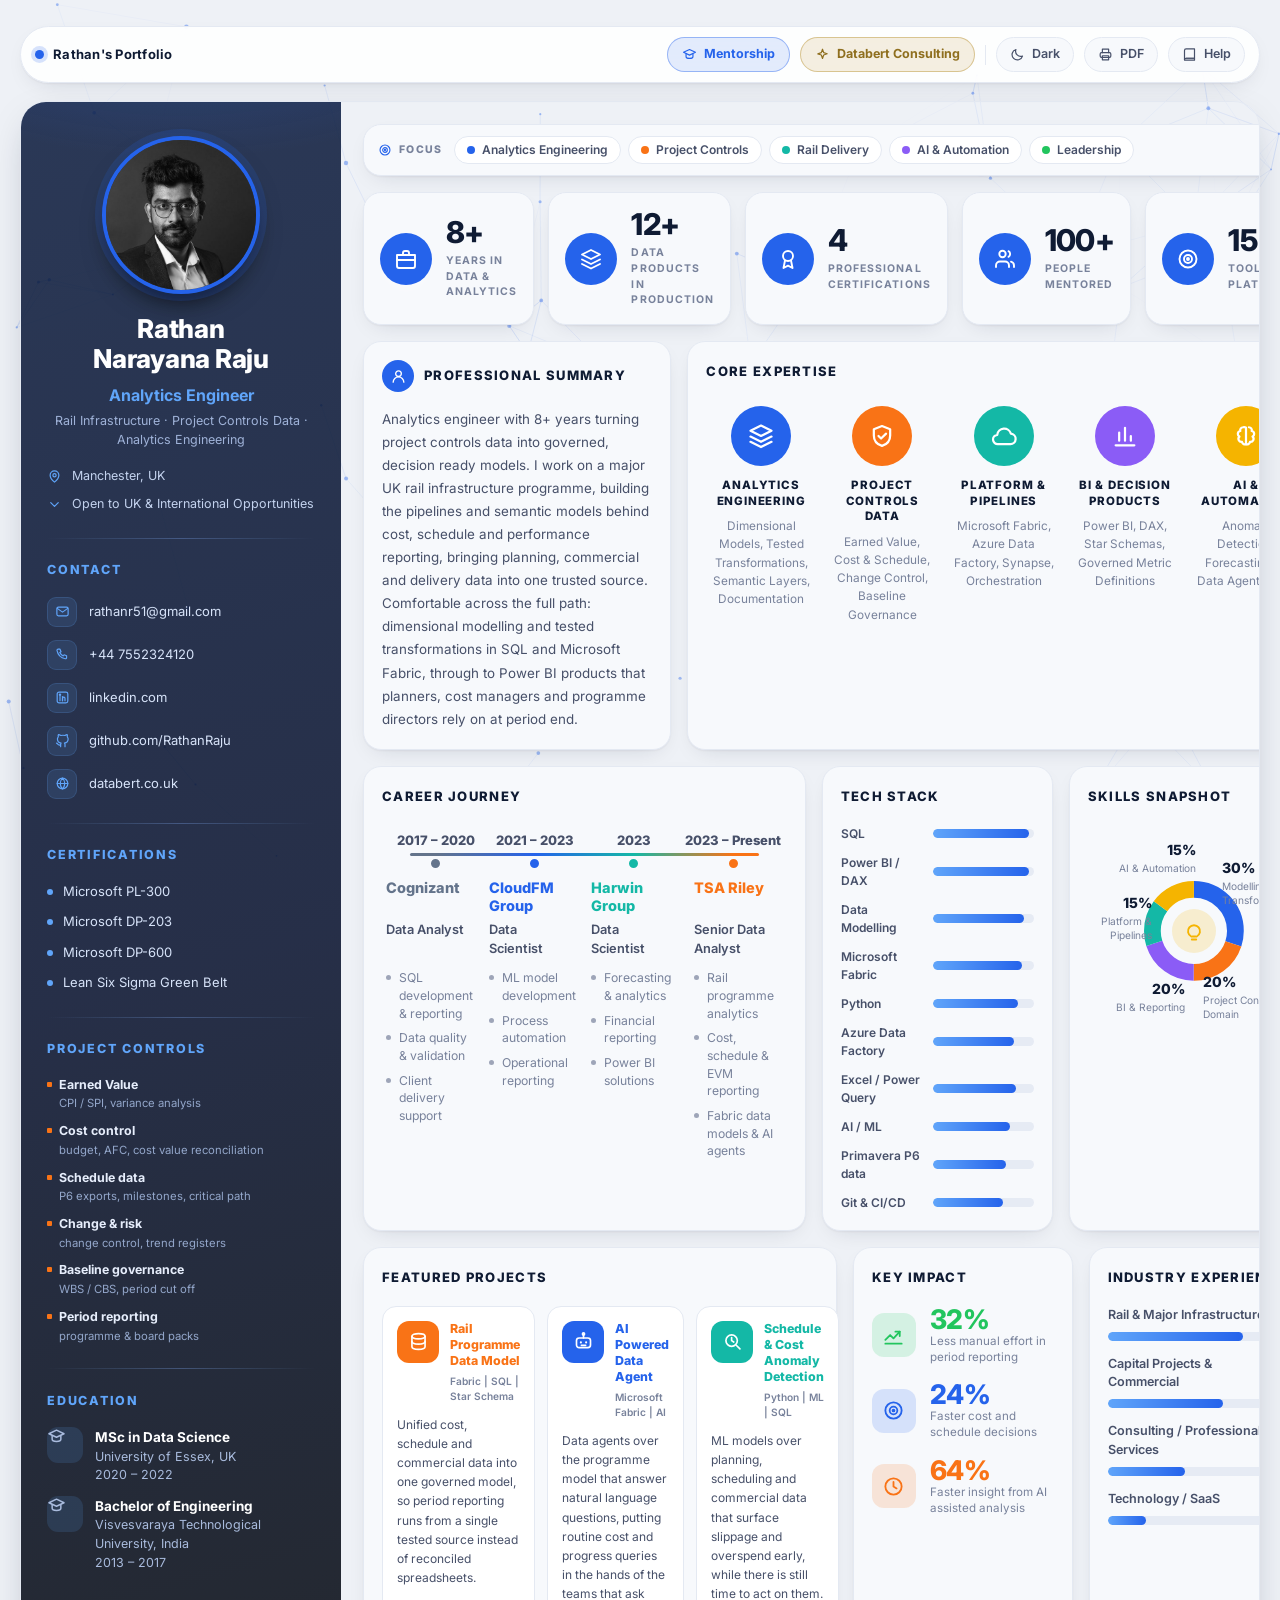
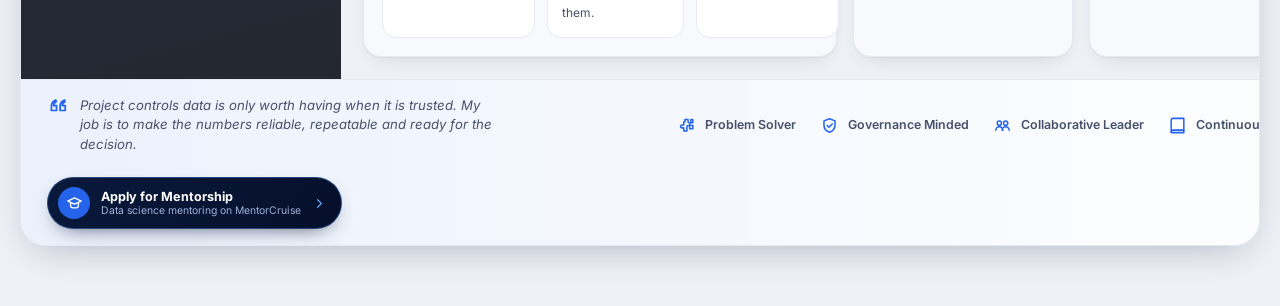
<file: index.html>
<!DOCTYPE html>
<html lang="en">
<head>
<meta charset="utf-8">
<meta name="viewport" content="width=device-width, initial-scale=1">
<title>Rathan Raju · Analytics Engineer</title>
<link rel="preconnect" href="https://fonts.googleapis.com">
<link rel="preconnect" href="https://fonts.gstatic.com" crossorigin>
<link rel="stylesheet" href="https://fonts.googleapis.com/css2?family=Inter:wght@400;500;600;700;800&display=swap">
<meta name="description" content="Interactive, editable dashboard CV for Rathan Narayana Raju, Senior Data Analyst.">
<style>
/* ============================================================
   Interactive CV Dashboard, self-contained stylesheet
   ============================================================ */
:root{
  --navy-900:#050f2b; --navy-800:#0a1a3c; --navy-700:#102552;
  --blue:#2563eb; --blue-600:#1d5fe0; --blue-300:#60a5fa; --blue-100:#dbeafe;
  --teal:#14b8a6; --violet:#8b5cf6; --orange:#f97316; --amber:#f5b400;
  --page:#eef1f6; --card:#ffffff; --card-2:#f7f9fc;
  --ink:#0f1b33; --ink-soft:#475069; --ink-mute:#78829b;
  --line:#e4e9f2; --track:#e6ebf4;
  --shadow:0 1px 2px rgba(15,27,51,.05), 0 8px 24px -12px rgba(15,27,51,.18);
  --shadow-lg:0 12px 40px -16px rgba(15,27,51,.35);
  --r-lg:18px; --r-md:14px; --r-sm:10px;
  --side-w:320px;
  --font:'Inter',-apple-system,BlinkMacSystemFont,'Segoe UI',Roboto,'Helvetica Neue',Arial,sans-serif;
}
html[data-theme="dark"]{
  --page:#060c1c; --card:#0e1730; --card-2:#121d3a;
  --ink:#eaf0fb; --ink-soft:#a8b4cf; --ink-mute:#7d8aa8;
  --line:#1e2b4d; --track:#1b2745;
  --shadow:0 1px 2px rgba(0,0,0,.4), 0 10px 30px -14px rgba(0,0,0,.7);
  --shadow-lg:0 18px 50px -20px rgba(0,0,0,.85);
}
@media (prefers-color-scheme: dark){
  :root:not([data-theme="light"]){
  --page:#060c1c; --card:#0e1730; --card-2:#121d3a;
  --ink:#eaf0fb; --ink-soft:#a8b4cf; --ink-mute:#7d8aa8;
  --line:#1e2b4d; --track:#1b2745;
  --shadow:0 1px 2px rgba(0,0,0,.4), 0 10px 30px -14px rgba(0,0,0,.7);
  --shadow-lg:0 18px 50px -20px rgba(0,0,0,.85);
  }
}
*,*::before,*::after{box-sizing:border-box}
html,body{margin:0;padding:0}
*{-webkit-print-color-adjust:exact;print-color-adjust:exact}
body{
  background:var(--page); color:var(--ink); font-family:var(--font);
  font-size:14px; line-height:1.5; -webkit-font-smoothing:antialiased;
  padding:26px 20px 60px; transition:background .3s,color .3s;
}
h1,h2,h3,h4,p,ul{margin:0;padding:0}
ul{list-style:none}
[contenteditable]{outline:none}
::selection{background:rgba(37,99,235,.28)}

/* ---------- Constellation background ---------- */
#bg{
  position:fixed;inset:0;width:100%;height:100%;
  z-index:0;pointer-events:none;display:block;
}

/* ---------- Toolbar ---------- */
.toolbar{
  position:sticky; top:14px; z-index:80; max-width:1520px; margin:0 auto 18px;
  display:flex; align-items:center; gap:10px; flex-wrap:wrap;
  padding:10px 14px; border-radius:999px;
  background:color-mix(in srgb, var(--card) 88%, transparent);
  border:1px solid var(--line); box-shadow:var(--shadow);
  backdrop-filter:blur(14px);
}
.tb-brand{display:flex;align-items:center;gap:9px;font-weight:700;font-size:13px;letter-spacing:.02em;margin-right:auto}
.tb-dot{width:9px;height:9px;border-radius:50%;background:var(--blue);box-shadow:0 0 0 4px rgba(37,99,235,.18)}
.btn{
  display:inline-flex;align-items:center;gap:7px;cursor:pointer;
  border:1px solid var(--line); background:var(--card-2); color:var(--ink-soft);
  font:600 12.5px/1 var(--font); padding:9px 13px; border-radius:999px;
  transition:.18s ease; white-space:nowrap;
}
.btn:hover{color:var(--ink); border-color:var(--blue); transform:translateY(-1px)}
.btn svg{width:15px;height:15px;flex:none}
.btn:focus-visible,.tb-cta:focus-visible{outline:2px solid var(--blue);outline-offset:2px}
.tb-cta{
  display:inline-flex;align-items:center;gap:7px;text-decoration:none;white-space:nowrap;
  font:700 12.5px/1 var(--font);padding:9px 14px;border-radius:999px;
  background:color-mix(in srgb,var(--blue) 12%,transparent);
  border:1px solid color-mix(in srgb,var(--blue) 40%,transparent);color:var(--blue);
  transition:.18s ease;
}
.tb-cta:hover{background:var(--blue);border-color:var(--blue);color:#fff;transform:translateY(-1px);
  box-shadow:0 8px 20px -10px var(--blue)}
.tb-cta svg{width:15px;height:15px;flex:none}
.tb-cta.gold{
  background:color-mix(in srgb,#b8912f 14%,transparent);
  border-color:color-mix(in srgb,#b8912f 45%,transparent);color:#8f6f1f;
}
html[data-theme="dark"] .tb-cta.gold{color:#d9b551}
@media (prefers-color-scheme: dark){:root:not([data-theme="light"]) .tb-cta.gold{color:#d9b551}}
.tb-cta.gold:hover{background:#b8912f;border-color:#b8912f;color:#fff;box-shadow:0 8px 20px -10px #b8912f}
.tb-sep{width:1px;height:20px;background:var(--line);flex:none}
.btn.primary{background:var(--blue);border-color:var(--blue);color:#fff;box-shadow:0 6px 18px -8px var(--blue)}
.btn.primary:hover{background:var(--blue-600)}

/* ---------- Shell ---------- */
.sheet{
  max-width:1520px;margin:0 auto;border-radius:26px;position:relative;z-index:1;
  box-shadow:var(--shadow-lg); border:1px solid var(--line);
  display:grid; grid-template-columns:var(--side-w) 1fr; overflow:hidden;
}
/* ---------- Sidebar ---------- */
.side{
  background:linear-gradient(165deg,
    color-mix(in srgb,var(--navy-800) 86%,transparent) 0%,
    color-mix(in srgb,var(--navy-900) 86%,transparent) 55%,
    color-mix(in srgb,#02070f 86%,transparent) 100%);
  color:#dbe6ff; padding:30px 26px 34px; position:relative;
}
.side::after{content:"";position:absolute;inset:0;pointer-events:none;
  background:radial-gradient(520px 260px at 50% -8%,rgba(37,99,235,.30),transparent 70%)}
.side > *{position:relative;z-index:1}
.avatar-wrap{width:158px;height:158px;margin:4px auto 20px;position:relative}
.avatar{
  width:100%;height:100%;border-radius:50%;object-fit:cover;display:block;
  border:4px solid var(--blue); box-shadow:0 0 0 7px rgba(37,99,235,.16), 0 14px 30px -12px #000;
  background:#0d1c3d;
}
.avatar-ph{display:grid;place-items:center;color:#4d6699;font-size:44px;font-weight:800;letter-spacing:.04em}
.side h1{font-size:26px;line-height:1.15;font-weight:800;text-align:center;letter-spacing:-.01em;color:#fff}
.side .role{text-align:center;color:var(--blue-300);font-weight:700;font-size:16px;margin-top:9px}
.side .tagline{text-align:center;color:#9fb2d8;font-size:12.5px;margin-top:5px}
.side-meta{margin-top:18px;display:grid;gap:9px}
.meta-row{display:flex;align-items:center;gap:10px;font-size:12.5px;color:#c3d2ee}
.meta-row svg{width:15px;height:15px;flex:none;color:var(--blue-300)}
.side-sep{height:1px;background:linear-gradient(90deg,transparent,rgba(120,160,230,.35),transparent);margin:24px 0 20px}
.side-h{
  color:var(--blue-300);font-size:12.5px;font-weight:800;letter-spacing:.14em;
  text-transform:uppercase;margin-bottom:14px;display:flex;align-items:center;gap:8px;min-height:24px;
}
.contact-list{display:grid;gap:13px}
.contact-item{display:flex;align-items:center;gap:12px;font-size:13px;color:#d7e3f9;word-break:break-word}
.contact-ic{
  width:30px;height:30px;border-radius:9px;background:rgba(96,165,250,.12);
  display:grid;place-items:center;flex:none;color:var(--blue-300);border:1px solid rgba(96,165,250,.18);
}
.contact-ic svg{width:15px;height:15px}
.contact-item a{color:inherit;text-decoration:none;border-bottom:1px solid transparent;transition:.15s}
.contact-item a:hover{color:#fff;border-color:var(--blue-300)}
.bullet-list{display:grid;gap:11px}
.bullet-item{display:flex;gap:10px;font-size:13px;color:#d7e3f9;align-items:flex-start}
.bullet-item::before{content:"";width:6px;height:6px;border-radius:50%;background:var(--blue-300);margin-top:7px;flex:none}
.edu-item{display:flex;gap:12px;align-items:flex-start}
.edu-ic{width:36px;height:36px;border-radius:11px;background:rgba(96,165,250,.14);display:grid;place-items:center;color:var(--blue-300);flex:none}
.edu-ic svg{width:19px;height:19px}
.edu-item b{display:block;color:#fff;font-size:13.5px;font-weight:700}
.edu-item span{display:block;color:#a9bbdd;font-size:12.5px}

/* ---------- Main ---------- */
.main{padding:22px;display:grid;gap:16px;background:transparent;align-content:start}
.card{
  background:var(--card-2);border:1px solid var(--line);border-radius:var(--r-lg);
  padding:18px; box-shadow:var(--shadow); position:relative;
  transition:transform .25s cubic-bezier(.2,.7,.3,1), box-shadow .25s, border-color .25s;
}
.card:hover{transform:translateY(-3px);box-shadow:var(--shadow-lg);border-color:color-mix(in srgb,var(--blue) 35%,var(--line))}
.card-h{
  display:flex;align-items:center;gap:10px;font-size:13px;font-weight:800;letter-spacing:.1em;
  text-transform:uppercase;color:var(--ink);margin-bottom:16px;min-height:24px;
}
.card-h .hi{width:32px;height:32px;border-radius:50%;display:grid;place-items:center;background:var(--blue);color:#fff;flex:none}
.card-h .hi svg{width:17px;height:17px}

/* rows */
.row-stats{display:grid;grid-template-columns:repeat(5,1fr);gap:14px}
.row-2{display:grid;grid-template-columns:minmax(0,1fr) minmax(0,2.05fr);gap:16px}
.row-3{display:grid;grid-template-columns:minmax(0,1.8fr) minmax(0,0.94fr) minmax(0,1.02fr);gap:16px}
.row-4{display:grid;grid-template-columns:minmax(0,2.05fr) minmax(0,0.95fr) minmax(0,1fr);gap:16px}

/* stat cards */
.stat{display:flex;align-items:center;gap:14px;padding:16px 16px}
.stat .ic{width:52px;height:52px;border-radius:50%;display:grid;place-items:center;color:#fff;flex:none;
  box-shadow:0 8px 18px -10px currentColor}
.stat .ic svg{width:24px;height:24px}
.stat .v{font-size:30px;font-weight:800;line-height:1;letter-spacing:-.02em;color:var(--ink)}
.stat .l{font-size:10.5px;font-weight:700;letter-spacing:.1em;text-transform:uppercase;color:var(--ink-mute);margin-top:6px;max-width:15ch}

/* summary */
.summary-text{font-size:13.4px;line-height:1.72;color:var(--ink-soft)}

/* expertise */
.exp-grid{display:grid;grid-template-columns:repeat(5,1fr);gap:12px}
.exp{text-align:center;padding:6px 4px;border-radius:var(--r-md);transition:background .2s}
.exp:hover{background:color-mix(in srgb,var(--blue) 7%,transparent)}
.exp .ic{width:60px;height:60px;border-radius:50%;display:grid;place-items:center;margin:0 auto 12px;color:#fff;
  transition:transform .3s cubic-bezier(.2,.8,.3,1.4)}
.exp:hover .ic{transform:translateY(-4px) rotate(-4deg)}
.exp .ic svg{width:28px;height:28px}
.exp b{display:block;font-size:11.5px;font-weight:800;letter-spacing:.07em;text-transform:uppercase;color:var(--ink);line-height:1.35}
.exp p{font-size:11.8px;color:var(--ink-mute);margin-top:8px;line-height:1.55}

/* timeline */
.tl{position:relative;padding:6px 4px 2px}
.tl-track{position:relative;height:34px;margin:0 0 14px}
.tl-line{position:absolute;left:6%;right:6%;top:22px;height:3px;border-radius:3px;
  background:linear-gradient(90deg,var(--blue),var(--teal),var(--violet))}
.tl-cols{display:grid;position:relative}
.tl-year{font-size:13px;font-weight:800;color:var(--ink-soft);text-align:center}
.tl-dot{width:15px;height:15px;border-radius:50%;margin:6px auto 0;border:3px solid var(--card-2);
  position:relative;z-index:2;cursor:pointer;transition:transform .2s}
.tl-dot:hover{transform:scale(1.35)}
.tl-body{display:grid;gap:14px}
.tl-col{padding-right:9px}
.tl-co{font-size:14.5px;font-weight:800;line-height:1.25;min-height:2.5em}
.tl-role{font-size:12.8px;color:var(--ink-soft);margin-top:5px;font-weight:600;min-height:3em}
.tl-ul{margin-top:11px;display:grid;gap:7px}
.tl-ul li{font-size:12.2px;color:var(--ink-mute);display:flex;gap:8px;align-items:flex-start;line-height:1.45}
.tl-ul li::before{content:"";width:5px;height:5px;border-radius:50%;background:currentColor;margin-top:6px;flex:none;opacity:.7}

/* bars */
.bars{display:grid;gap:11px}
.bar-row{display:grid;grid-template-columns:minmax(0,1.2fr) minmax(0,1.5fr);align-items:center;gap:11px}
.bar-name{font-size:12px;font-weight:600;color:var(--ink-soft)}
.bar{position:relative;height:9px;border-radius:99px;background:var(--track);overflow:hidden}
.bar-fill{position:absolute;inset:0 auto 0 0;border-radius:99px;width:0;
  background:linear-gradient(90deg,var(--blue-300),var(--blue));transition:width .9s cubic-bezier(.2,.8,.2,1)}
.bar-val{position:absolute;right:0;top:-19px;font-size:11px;font-weight:700;color:var(--blue);opacity:0;transition:opacity .2s}
.bar-row:hover .bar-val{opacity:1}

/* industry bars */
.ind{display:grid;gap:14px}
.ind-row .top{display:flex;justify-content:space-between;align-items:baseline;margin-bottom:7px}
.ind-row .nm{font-size:12.6px;font-weight:600;color:var(--ink-soft)}
.ind-row .pc{font-size:12.6px;font-weight:800;color:var(--ink)}

/* donut */
.donut-wrap{position:relative;width:100%;max-width:330px;margin:2px auto 0;aspect-ratio:1}
.donut{position:absolute;left:27.5%;top:27.5%;width:45%;height:45%;transform:rotate(-90deg);overflow:visible}
.donut circle{transition:stroke-width .22s ease, opacity .22s ease;cursor:pointer}
.donut circle.dim{opacity:.32}
.donut-mid{
  position:absolute;inset:0;display:grid;place-content:center;text-align:center;pointer-events:none;
}
.donut-mid .ic{width:44px;height:44px;border-radius:50%;display:grid;place-items:center;margin:0 auto;
  background:color-mix(in srgb,var(--amber) 18%,transparent);color:var(--amber)}
.donut-mid .ic svg{width:24px;height:24px}
.donut-mid .pv{font-size:22px;font-weight:800;line-height:1.1}
.donut-mid .pl{font-size:10.5px;color:var(--ink-mute);max-width:12ch;margin:3px auto 0;line-height:1.3}
.dlab{position:absolute;width:78px;font-size:10.2px;line-height:1.35;color:var(--ink-mute);transform:translate(-50%,-50%)}
.dlab b{display:block;font-size:14px;font-weight:800;color:var(--ink);margin-bottom:2px}

/* projects */
.proj-grid{display:grid;grid-template-columns:repeat(3,1fr);gap:12px}
.proj{background:var(--card);border:1px solid var(--line);border-radius:var(--r-md);padding:14px;
  display:flex;flex-direction:column;gap:10px;transition:.25s}
.proj:hover{transform:translateY(-3px);border-color:color-mix(in srgb,var(--blue) 45%,var(--line));box-shadow:var(--shadow)}
.proj .head{display:flex;gap:11px;align-items:flex-start}
.proj .ic{width:42px;height:42px;border-radius:12px;display:grid;place-items:center;color:#fff;flex:none}
.proj .ic svg{width:21px;height:21px}
.proj .t{font-size:12.4px;font-weight:800;line-height:1.3}
.proj .tags{font-size:10.2px;color:var(--ink-mute);margin-top:5px;font-weight:600}
.proj p{font-size:12px;color:var(--ink-soft);line-height:1.6}

/* impact */
.imp{display:grid;gap:16px}
.imp-row{display:flex;align-items:center;gap:14px}
.imp-ic{width:44px;height:44px;border-radius:12px;display:grid;place-items:center;flex:none}
.imp-ic svg{width:23px;height:23px}
.imp .v{font-size:27px;font-weight:800;line-height:1;letter-spacing:-.02em}
.imp .l{font-size:11.6px;color:var(--ink-mute);line-height:1.4;max-width:20ch}

/* footer */
.foot{
  position:relative;
  grid-column:1/-1;display:flex;align-items:center;gap:22px;flex-wrap:wrap;
  padding:16px 26px;border-top:1px solid var(--line);
  background:linear-gradient(90deg,
    color-mix(in srgb,var(--blue) 8%,color-mix(in srgb,var(--card) 88%,transparent)),
    color-mix(in srgb,var(--card) 88%,transparent));
}
.quote{display:flex;gap:11px;align-items:flex-start;font-size:13.2px;font-style:italic;color:var(--ink-soft);margin-right:auto;max-width:56ch}
.quote svg{width:22px;height:22px;color:var(--blue);flex:none;margin-top:-2px}
.traits{display:flex;gap:24px;flex-wrap:wrap}
.trait{display:flex;align-items:center;gap:9px;font-size:12.4px;font-weight:600;color:var(--ink-soft)}
.trait svg{width:19px;height:19px;color:var(--blue)}

/* ---------- Mentorship call to action ---------- */
.cta{
  display:inline-flex;align-items:center;gap:11px;flex:none;text-decoration:none;
  padding:9px 14px 9px 10px;border-radius:999px;
  background:linear-gradient(135deg,var(--navy-800),var(--navy-900));
  border:1px solid rgba(96,165,250,.35);color:#fff;
  box-shadow:0 8px 22px -12px rgba(8,20,48,.9);
  transition:transform .2s cubic-bezier(.2,.8,.3,1), box-shadow .2s, border-color .2s;
}
.cta:hover{transform:translateY(-2px);border-color:var(--blue-300);
  box-shadow:0 14px 30px -14px rgba(8,20,48,.95)}
.cta:focus-visible{outline:2px solid var(--blue);outline-offset:3px}
.cta-ic{
  width:32px;height:32px;border-radius:50%;display:grid;place-items:center;flex:none;
  background:var(--blue);color:#fff;
}
.cta-ic svg{width:17px;height:17px}
.cta-txt{display:grid;line-height:1.25}
.cta-txt b{font-size:12.6px;font-weight:700;color:#fff}
.cta-txt span{font-size:10.4px;color:#9fb2d8}
.cta-go{width:15px;height:15px;color:var(--blue-300);flex:none;transform:rotate(-90deg);transition:transform .2s}
.cta:hover .cta-go{transform:rotate(-90deg) translateY(-3px)}

/* ---------- Focus lenses ---------- */
.lensbar{
  display:flex;align-items:center;gap:12px;flex-wrap:wrap;
  padding:11px 14px;border:1px solid var(--line);border-radius:var(--r-lg);
  background:var(--card-2);box-shadow:var(--shadow);
}
.lensbar-l{
  display:flex;align-items:center;gap:7px;font-size:10.5px;font-weight:800;letter-spacing:.12em;
  text-transform:uppercase;color:var(--ink-mute);flex:none;
}
.lensbar-l svg{width:14px;height:14px;color:var(--blue)}
.lens-chips{display:flex;gap:7px;flex-wrap:wrap;flex:1}
.lens{
  display:inline-flex;align-items:center;gap:7px;cursor:pointer;white-space:nowrap;
  font:600 12px/1 var(--font);padding:7px 12px;border-radius:999px;
  border:1px solid var(--line);background:var(--card);color:var(--ink-soft);transition:.18s;
}
.lens-dot{width:8px;height:8px;border-radius:50%;background:var(--lc);flex:none;transition:.18s}
.lens:hover{color:var(--ink);border-color:var(--lc);transform:translateY(-1px)}
.lens[aria-pressed="true"]{
  background:color-mix(in srgb,var(--lc) 14%,transparent);border-color:var(--lc);color:var(--ink);
  box-shadow:0 4px 14px -6px var(--lc);
}
.lens[aria-pressed="true"] .lens-dot{box-shadow:0 0 0 3px color-mix(in srgb,var(--lc) 28%,transparent)}
.lens-clear{
  font:600 11.5px/1 var(--font);cursor:pointer;background:none;border:none;flex:none;
  color:var(--ink-mute);text-decoration:underline;text-underline-offset:3px;opacity:0;
  pointer-events:none;transition:opacity .2s;padding:4px 2px;
}
body.lens-on .lens-clear{opacity:1;pointer-events:auto}
.lens-clear:hover{color:var(--blue)}

/* what the lens does to the rest of the page */
body.lens-on [data-lens]{transition:opacity .28s ease, filter .28s ease}
body.lens-on [data-lens].lens-miss{opacity:.2;filter:saturate(.25)}
body.lens-on .exp[data-lens].lens-hit,
body.lens-on .proj[data-lens].lens-hit{
  background:color-mix(in srgb,var(--blue) 7%,transparent);border-radius:var(--r-md);
}
body.lens-on .tl-col[data-lens].lens-hit{
  background:color-mix(in srgb,var(--blue) 8%,transparent);
  box-shadow:inset 0 0 0 1px color-mix(in srgb,var(--blue) 22%,transparent);
}
body.lens-on circle[data-lens].lens-miss{opacity:.3}
.lens-count{
  font-size:10.5px;color:var(--ink-mute);font-weight:700;flex:none;
}

/* ---------- Career detail drawer ---------- */
.tl-detail{
  margin-top:16px;border-top:1px solid var(--line);padding-top:14px;
  animation:drawer .32s cubic-bezier(.2,.8,.2,1);
}
@keyframes drawer{from{opacity:0;transform:translateY(-6px)}to{opacity:1;transform:none}}
.tld-head{display:flex;align-items:baseline;gap:10px;flex-wrap:wrap;margin-bottom:9px}
.tld-co{font-size:14px;font-weight:800}
.tld-meta{font-size:11.5px;color:var(--ink-mute);font-weight:600}
.tld-scope{font-size:12.6px;color:var(--ink-soft);line-height:1.6;margin-bottom:11px;max-width:74ch}
.tld-stack{display:flex;gap:6px;flex-wrap:wrap;margin-bottom:12px}
.tld-chip{
  font:700 10.5px/1 var(--font);padding:5px 9px;border-radius:7px;
  background:color-mix(in srgb,var(--blue) 10%,transparent);color:var(--blue);
  border:1px solid color-mix(in srgb,var(--blue) 22%,transparent);
}
.tld-out{display:grid;gap:8px}
.tld-out li{display:flex;gap:9px;font-size:12.4px;color:var(--ink-soft);line-height:1.55;align-items:flex-start}
.tld-out svg{width:14px;height:14px;color:var(--teal);flex:none;margin-top:2px}

/* ---------- Project controls block in the sidebar ---------- */
.domain-list{display:grid;gap:10px}
.domain-item{display:grid;gap:2px;padding-left:12px;position:relative}
.domain-item::before{
  content:"";position:absolute;left:0;top:6px;width:5px;height:5px;border-radius:1px;
  background:#f97316;
}
.domain-item b{font-size:12.4px;font-weight:700;color:#e7eefc}
.domain-item span{font-size:11.3px;color:#93a6ca;line-height:1.4}

/* ---------- Reader interactions ---------- */
/* contact rows act like links, with the address one click from the clipboard */
.contact-link{color:inherit;text-decoration:none;flex:1;border-bottom:1px solid transparent;transition:.15s}
.contact-item:hover .contact-link,.contact-link:focus-visible{color:#fff;border-bottom-color:var(--blue-300)}
.copy-btn{
  width:26px;height:26px;border-radius:8px;display:grid;place-items:center;flex:none;cursor:pointer;
  background:transparent;border:1px solid transparent;color:#7f93bb;opacity:0;transition:.16s;
}
.contact-item:hover .copy-btn,.copy-btn:focus-visible{opacity:1}
.copy-btn:hover{background:rgba(96,165,250,.16);border-color:rgba(96,165,250,.35);color:#fff}
.copy-btn.done{opacity:1;color:var(--teal);border-color:color-mix(in srgb,var(--teal) 45%,transparent)}
.copy-btn svg{width:14px;height:14px}

/* career journey: bring one role forward */
.tl-col{cursor:pointer;border-radius:12px;padding:6px 9px 6px 6px;margin:-6px 0 0 -6px;
  transition:background .22s, opacity .22s, transform .22s}
.tl-col:hover{background:color-mix(in srgb,var(--blue) 7%,transparent)}
.tl-focus .tl-col{opacity:.34}
.tl-focus .tl-col.on{opacity:1;background:color-mix(in srgb,var(--blue) 10%,transparent);
  box-shadow:inset 0 0 0 1px color-mix(in srgb,var(--blue) 26%,transparent)}
.tl-focus .tl-dot{opacity:.34;transform:scale(.85)}
.tl-focus .tl-dot.on{opacity:1;transform:scale(1.45);box-shadow:0 0 0 4px color-mix(in srgb,var(--blue) 18%,transparent)}
.tl-hint{font-size:10.5px;color:var(--ink-mute);margin-top:12px;text-align:center;opacity:0;transition:opacity .25s}
.tl:hover .tl-hint,.tl-focus .tl-hint{opacity:1}

/* on touch there is no hover, so the affordances stay visible */
@media (hover: none){
  .copy-btn{opacity:.8}
  .tl-hint{opacity:1}
}

/* skills donut and its labels answer to each other */
.dlab{cursor:pointer;transition:opacity .2s,transform .2s}
.dlab.dim{opacity:.34}
.dlab.on{transform:translate(-50%,-50%) scale(1.08)}
.donut circle:focus-visible{outline:none;stroke-width:26}

/* bars respond to the pointer */
.bar-row:hover .bar-name,.ind-row:hover .nm{color:var(--ink)}
.bar-row:hover .bar-fill,.ind-row:hover .bar-fill{filter:saturate(1.25) brightness(1.06)}

/* ---------- Modal ---------- */
.overlay{
  position:fixed;inset:0;background:rgba(3,8,20,.62);backdrop-filter:blur(5px);
  display:none;place-items:center;z-index:200;padding:22px;
}
.overlay.open{display:grid}
.modal{
  width:min(680px,100%);max-height:86vh;overflow:auto;background:var(--card);
  border:1px solid var(--line);border-radius:20px;box-shadow:var(--shadow-lg);padding:22px;
}
.modal h3{font-size:16px;font-weight:800;margin-bottom:6px}
.modal .sub{font-size:12.5px;color:var(--ink-mute);margin-bottom:14px;line-height:1.6}
.modal textarea{
  width:100%;min-height:260px;resize:vertical;border-radius:12px;border:1px solid var(--line);
  background:var(--card-2);color:var(--ink);font:12px/1.6 ui-monospace,SFMono-Regular,Menlo,monospace;padding:12px;
}
.modal textarea:focus{outline:none;border-color:var(--blue)}
.modal-foot{display:flex;gap:9px;justify-content:flex-end;margin-top:14px;flex-wrap:wrap}
.help-list{display:grid;gap:10px;font-size:13px;color:var(--ink-soft)}
.help-list b{color:var(--ink)}
.kbd{display:inline-block;padding:2px 7px;border-radius:6px;border:1px solid var(--line);
  background:var(--card-2);font:600 11px/1.5 ui-monospace,Menlo,monospace;color:var(--ink)}
.toast{
  position:fixed;left:50%;bottom:26px;transform:translate(-50%,20px);z-index:300;
  background:var(--ink);color:var(--card);font:600 12.5px/1 var(--font);padding:12px 18px;border-radius:999px;
  opacity:0;pointer-events:none;transition:.28s cubic-bezier(.2,.8,.2,1);box-shadow:var(--shadow-lg);
}
.toast.show{opacity:1;transform:translate(-50%,0)}

/* ---------- Reveal ---------- */
.reveal{opacity:0;transform:translateY(14px)}
.reveal.in{opacity:1;transform:none;transition:opacity .55s ease,transform .55s cubic-bezier(.2,.8,.2,1)}

/* ---------- Responsive ---------- */
@media (max-width:1240px){
  .row-3,.row-4{grid-template-columns:1fr 1fr}
  .row-3 > :nth-child(1),.row-4 > :nth-child(1){grid-column:1/-1}
  .row-stats{grid-template-columns:repeat(3,1fr)}
}
@media (max-width:980px){
  .sheet{grid-template-columns:1fr}
  .row-2,.row-3,.row-4{grid-template-columns:1fr}
  .row-2 > *,.row-3 > *,.row-4 > *{grid-column:auto!important}
  .exp-grid{grid-template-columns:repeat(3,1fr)}
  .proj-grid{grid-template-columns:1fr}
  .side{padding-bottom:26px}
}
@media (max-width:600px){
  body{padding:14px 10px 44px}
  .row-stats,.exp-grid{grid-template-columns:repeat(2,1fr)}
  .tl-cols,.tl-body{grid-template-columns:1fr!important}
  .tl-track{display:none}
  .toolbar{border-radius:18px}
  .tb-brand span{display:none}
}

/* ---------- Print ---------- */
/* Locked desktop layout, used while measuring and while printing, so the
   sheet keeps its dashboard grid no matter how narrow the paper or window is. */
.pg-fixed{width:1520px!important;max-width:none!important;grid-template-columns:var(--side-w) 1fr!important}
.pg-fixed .row-stats{grid-template-columns:repeat(5,1fr)!important}
.pg-fixed .row-2{grid-template-columns:minmax(0,1fr) minmax(0,2.05fr)!important}
.pg-fixed .row-3{grid-template-columns:minmax(0,1.8fr) minmax(0,0.94fr) minmax(0,1.02fr)!important}
.pg-fixed .row-4{grid-template-columns:minmax(0,2.05fr) minmax(0,0.95fr) minmax(0,1fr)!important}
.pg-fixed .row-2 > *,.pg-fixed .row-3 > *,.pg-fixed .row-4 > *{grid-column:auto!important}
.pg-fixed .exp-grid{grid-template-columns:repeat(5,1fr)!important}
.pg-fixed .proj-grid{grid-template-columns:repeat(3,1fr)!important}
.pg-fixed .tl-track{display:block!important}

@media (prefers-reduced-motion: reduce){
  *{animation-duration:.01ms!important;transition-duration:.01ms!important}
}

@media print{
  @page{margin:0}                 /* the exact page size is injected before printing */
  body{padding:16px;background:#fff}
  .toolbar,.overlay,.toast,.copy-btn,.lensbar,.tl-detail,.tl-hint,#bg{display:none!important}
  .sheet,.main{background:var(--card)}
  .foot{background:var(--card)}
  .side{background:linear-gradient(165deg,var(--navy-800) 0%,var(--navy-900) 55%,#02070f 100%)}
  [data-lens]{opacity:1!important;filter:none!important}
  .sheet{box-shadow:none;border-radius:18px}
  .card{break-inside:avoid;box-shadow:none}
  .reveal{opacity:1!important;transform:none!important}
  .card:hover{transform:none}
}
</style>
</head>
<body>

<canvas id="bg" aria-hidden="true"></canvas>

<!-- ================= Toolbar ================= -->
<div class="toolbar no-print">
  <div class="tb-brand"><span class="tb-dot"></span><span>Rathan's Portfolio</span></div>
  <a class="tb-cta" id="ctaMentor" href="https://mentorcruise.com/mentor/rathanraju/"
     target="_blank" rel="noopener noreferrer"></a>
  <a class="tb-cta gold" id="ctaDatabert" href="https://www.databert.co.uk/"
     target="_blank" rel="noopener noreferrer"></a>
  <span class="tb-sep"></span>
  <button class="btn" id="btnTheme" title="Toggle light / dark"></button>
  <button class="btn" id="btnPrint" title="Print or save as PDF"></button>
  <button class="btn" id="btnHelp" title="What you can do on this page">?</button>
</div>

<!-- ================= Sheet ================= -->
<main class="sheet" id="sheet">
  <aside class="side" id="side"></aside>
  <section class="main" id="main"></section>
  <footer class="foot" id="foot"></footer>
</main>

<!-- ================= Modals ================= -->
<div class="overlay" id="overlay">
  <div class="modal" id="modal"></div>
</div>
<div class="toast" id="toast"></div>

<script>
"use strict";
/* ============================================================
   1. Icon set
   ============================================================ */
const I = {
  briefcase:'<path d="M3 8h18v11a2 2 0 0 1-2 2H5a2 2 0 0 1-2-2V8z"/><path d="M9 8V6a2 2 0 0 1 2-2h2a2 2 0 0 1 2 2v2"/><path d="M3 13h18"/>',
  chart:'<path d="M7 16V9"/><path d="M12 16V5"/><path d="M17 16v-4"/><path d="M4 20h16"/>',
  award:'<circle cx="12" cy="9" r="5"/><path d="M9 13.5 7.5 21l4.5-2.4 4.5 2.4L15 13.5"/>',
  users:'<path d="M16 20v-1.5a4 4 0 0 0-4-4H7a4 4 0 0 0-4 4V20"/><circle cx="9.5" cy="7" r="3.2"/><path d="M21 20v-1.5a4 4 0 0 0-3-3.85"/><path d="M15.5 4.2a3.2 3.2 0 0 1 0 5.6"/>',
  target:'<circle cx="12" cy="12" r="8.5"/><circle cx="12" cy="12" r="4"/><circle cx="12" cy="12" r="1"/>',
  user:'<circle cx="12" cy="8" r="4"/><path d="M4.5 20a7.5 7.5 0 0 1 15 0"/>',
  brain:'<path d="M9.5 4.5a2.5 2.5 0 0 0-2.4 3.2A2.6 2.6 0 0 0 5 10.2a2.6 2.6 0 0 0 1.4 2.3A2.6 2.6 0 0 0 8.6 17a2.5 2.5 0 0 0 3.4 2V4.9a2.5 2.5 0 0 0-2.5-.4z"/><path d="M14.5 4.5a2.5 2.5 0 0 1 2.4 3.2A2.6 2.6 0 0 1 19 10.2a2.6 2.6 0 0 1-1.4 2.3A2.6 2.6 0 0 1 15.4 17a2.5 2.5 0 0 1-3.4 2"/>',
  layers:'<path d="M12 3 3 7.5l9 4.5 9-4.5L12 3z"/><path d="m3 12.5 9 4.5 9-4.5"/><path d="m3 17 9 4.5L21 17"/>',
  cloud:'<path d="M17.5 19a4.5 4.5 0 0 0 .4-8.98A6 6 0 0 0 6.2 11 3.9 3.9 0 0 0 7 19h10.5z"/>',
  group:'<circle cx="8" cy="9" r="2.6"/><circle cx="16" cy="9" r="2.6"/><path d="M3.5 18a4.5 4.5 0 0 1 9 0"/><path d="M11.5 18a4.5 4.5 0 0 1 9 0"/>',
  mail:'<rect x="3" y="5" width="18" height="14" rx="2.5"/><path d="m3.6 7 8.4 6 8.4-6"/>',
  phone:'<path d="M5 3.5h3l1.6 4-2 1.4a12.5 12.5 0 0 0 5.5 5.5l1.4-2 4 1.6v3a1.8 1.8 0 0 1-2 1.8A16.5 16.5 0 0 1 3.2 5.5a1.8 1.8 0 0 1 1.8-2z"/>',
  linkedin:'<rect x="3.5" y="3.5" width="17" height="17" rx="3"/><path d="M8 10.5V17"/><circle cx="8" cy="7.6" r="1"/><path d="M12 17v-3.6a2 2 0 0 1 4 0V17"/><path d="M12 17v-6.5"/>',
  github:'<path d="M9 19c-4.6 1.4-4.6-2.3-6.5-2.8"/><path d="M16 22v-3.6a3.1 3.1 0 0 0-.9-2.4c2.9-.3 5.9-1.4 5.9-6.4a5 5 0 0 0-1.4-3.5 4.6 4.6 0 0 0-.1-3.5s-1.1-.3-3.6 1.4a12.3 12.3 0 0 0-6.4 0C6.5 2.3 5.4 2.6 5.4 2.6a4.6 4.6 0 0 0-.1 3.5A5 5 0 0 0 3.9 9.6c0 5 3 6.1 5.9 6.4a3.1 3.1 0 0 0-.8 2.4V22"/>',
  globe:'<circle cx="12" cy="12" r="8.5"/><path d="M3.5 12h17"/><path d="M12 3.5c2.4 2.4 3.6 5.4 3.6 8.5S14.4 18.1 12 20.5c-2.4-2.4-3.6-5.4-3.6-8.5S9.6 5.9 12 3.5z"/>',
  pin:'<path d="M12 21s7-5.5 7-11a7 7 0 1 0-14 0c0 5.5 7 11 7 11z"/><circle cx="12" cy="10" r="2.6"/>',
  chevron:'<path d="m6 9 6 6 6-6"/>',
  cap:'<path d="M12 4 2.5 8.5 12 13l9.5-4.5L12 4z"/><path d="M6.5 11v4.5c0 1.4 2.5 2.7 5.5 2.7s5.5-1.3 5.5-2.7V11"/>',
  robot:'<rect x="4" y="8" width="16" height="11" rx="3"/><path d="M12 8V4.5"/><circle cx="12" cy="3.4" r="1.2"/><circle cx="9" cy="13" r="1.2" fill="currentColor" stroke="none"/><circle cx="15" cy="13" r="1.2" fill="currentColor" stroke="none"/><path d="M9.5 16.4h5"/>',
  radar:'<circle cx="11" cy="11" r="6.5"/><path d="M11 7.5v3.5l2.4 1.6"/><path d="m20.5 20.5-4.2-4.2"/>',
  coins:'<circle cx="12" cy="12" r="8.5"/><path d="M9.5 8.5h5"/><path d="M9.5 11h5"/><path d="M14.5 8.5c0 2.2-1.4 3.6-3.4 3.6H9.8l4 5.4"/>',
  trend:'<path d="m3.5 16.5 5-5 3.5 3.5 6.5-7"/><path d="M14 8h4.5v4.5"/><path d="M3.5 20.5h17"/>',
  clock:'<circle cx="12" cy="12" r="8.5"/><path d="M12 7.2V12l3.2 2"/>',
  puzzle:'<path d="M10 4.5h4v2a1.8 1.8 0 1 0 3.5 0v-2H20v4h-1.8a1.8 1.8 0 1 0 0 3.5H20v4h-4v-1.8a1.8 1.8 0 1 0-3.5 0V19H8.5v-4H6.7a1.8 1.8 0 1 1 0-3.5h1.8v-4H10z"/>',
  book:'<path d="M4 5.5A2.5 2.5 0 0 1 6.5 3H20v15H6.5A2.5 2.5 0 0 0 4 20.5V5.5z"/><path d="M4 20.5A2.5 2.5 0 0 1 6.5 18H20v3H6.5A2.5 2.5 0 0 1 4 20.5z"/>',
  bulb:'<path d="M9.2 17.5a6 6 0 1 1 5.6 0"/><path d="M9.8 20.5h4.4"/><path d="M10.4 17.5h3.2"/>',
  quote:'<path d="M9.5 6.5c-3 1.3-4.7 3.7-4.7 6.9V18h5.6v-5.4H7.2c0-2 .8-3.4 2.9-4.3l-.6-1.8z"/><path d="M19 6.5c-3 1.3-4.7 3.7-4.7 6.9V18h5.6v-5.4h-3.2c0-2 .8-3.4 2.9-4.3l-.6-1.8z"/>',
  edit:'<path d="M4 20h4L19 9a2.4 2.4 0 0 0-3.4-3.4L4.6 16.6 4 20z"/><path d="m14.5 6.5 3.4 3.4"/>',
  check:'<path d="m5 12.5 4.5 4.5L19 7.5"/>',
  sun:'<circle cx="12" cy="12" r="4.2"/><path d="M12 2.5v2.2M12 19.3v2.2M4.2 4.2l1.6 1.6M18.2 18.2l1.6 1.6M2.5 12h2.2M19.3 12h2.2M4.2 19.8l1.6-1.6M18.2 5.8l1.6-1.6"/>',
  moon:'<path d="M20 14.5A8.2 8.2 0 0 1 9.5 4 8.5 8.5 0 1 0 20 14.5z"/>',
  printer:'<path d="M7 9V3.5h10V9"/><rect x="3.5" y="9" width="17" height="7.5" rx="2"/><path d="M7 14h10v6.5H7z"/>',
  download:'<path d="M12 3.5v11"/><path d="m7.5 10.5 4.5 4.5 4.5-4.5"/><path d="M4 20h16"/>',
  upload:'<path d="M12 20V9"/><path d="m7.5 13 4.5-4.5L16.5 13"/><path d="M4 4h16"/>',
  reset:'<path d="M4.5 12a7.5 7.5 0 1 0 2.6-5.7"/><path d="M4 4v4.5h4.5"/>',
  plus:'<path d="M12 5.5v13M5.5 12h13"/>',
  trash:'<path d="M4.5 7h15"/><path d="M9.5 7V5.2A1.2 1.2 0 0 1 10.7 4h2.6a1.2 1.2 0 0 1 1.2 1.2V7"/><path d="M6.5 7 7.4 19a1.6 1.6 0 0 0 1.6 1.5h6a1.6 1.6 0 0 0 1.6-1.5L17.5 7"/>',
  camera:'<path d="M4 8h3l1.4-2.2h7.2L17 8h3a1.6 1.6 0 0 1 1.6 1.6v8.4A1.6 1.6 0 0 1 20 19.6H4A1.6 1.6 0 0 1 2.4 18V9.6A1.6 1.6 0 0 1 4 8z"/><circle cx="12" cy="13.4" r="3.4"/>',
  close:'<path d="m6 6 12 12M18 6 6 18"/>',
  copy:'<rect x="8.5" y="8.5" width="12" height="12" rx="2.5"/><path d="M15.5 5.5h-9a2.5 2.5 0 0 0-2.5 2.5v9"/>',
  db:'<ellipse cx="12" cy="6" rx="7.5" ry="3"/><path d="M4.5 6v12c0 1.7 3.4 3 7.5 3s7.5-1.3 7.5-3V6"/><path d="M4.5 12c0 1.7 3.4 3 7.5 3s7.5-1.3 7.5-3"/>',
  spark:'<path d="M12 3.5 13.9 9l5.6 1.9-5.6 1.9L12 18.4l-1.9-5.6L4.5 11 10.1 9 12 3.5z"/>',
  shield:'<path d="M12 3.5 5 6.2v5.3c0 4.3 2.9 7.7 7 9 4.1-1.3 7-4.7 7-9V6.2L12 3.5z"/><path d="m9 12 2.2 2.2L15.5 10"/>',
};
function svg(n, extra){
  const p = I[n] || I.spark;
  return '<svg viewBox="0 0 24 24" fill="none" stroke="currentColor" stroke-width="1.9" stroke-linecap="round" stroke-linejoin="round"'+(extra||'')+'>'+p+'</svg>';
}
const PALETTE = ['#2563eb','#14b8a6','#8b5cf6','#f97316','#f5b400','#22c55e','#ec4899','#64748b'];

/* ============================================================
   2. Default CV data
   ============================================================ */
const DEFAULT_DATA = {
  profile:{
    name:"Rathan\nNarayana Raju",
    role:"Analytics Engineer",
    tagline:"Rail Infrastructure · Project Controls Data · Analytics Engineering",
    location:"Manchester, UK",
    availability:"Open to UK & International Opportunities",
    photo:"[data-uri]",
    summary:"Analytics engineer with 8+ years turning project controls data into governed, decision ready models. I work on a major UK rail infrastructure programme, building the pipelines and semantic models behind cost, schedule and performance reporting, bringing planning, commercial and delivery data into one trusted source. Comfortable across the full path: dimensional modelling and tested transformations in SQL and Microsoft Fabric, through to Power BI products that planners, cost managers and programme directors rely on at period end."
  },
  contact:[
    {icon:"mail",     text:"rathanr51@gmail.com",         href:"mailto:rathanr51@gmail.com"},
    {icon:"phone",    text:"+44 7552324120",              href:"tel:+44 7552324120"},
    {icon:"linkedin", text:"linkedin.com",                href:"https://www.linkedin.com/in/rathan-raju/"},
    {icon:"github",   text:"github.com/RathanRaju",       href:"https://github.com/RathanRaju"},
    {icon:"globe",    text:"databert.co.uk",               href:"https://www.databert.co.uk/"}
  ],
  certifications:["Microsoft PL-300","Microsoft DP-203","Microsoft DP-600","Lean Six Sigma Green Belt"],
  education:[
    {degree:"MSc in Data Science", school:"University of Essex, UK", years:"2020 – 2022"},
    {degree:"Bachelor of Engineering", school:"Visvesvaraya Technological University, India", years:"2013 – 2017"}
  ],
  /* the domain block that separates an analytics engineer who has worked
     project controls from one who has only read about it */
  domain:[
    {label:"Earned Value",        detail:"CPI / SPI, variance analysis"},
    {label:"Cost control",        detail:"budget, AFC, cost value reconciliation"},
    {label:"Schedule data",       detail:"P6 exports, milestones, critical path"},
    {label:"Change & risk",       detail:"change control, trend registers"},
    {label:"Baseline governance", detail:"WBS / CBS, period cut off"},
    {label:"Period reporting",    detail:"programme & board packs"}
  ],
  lenses:[
    {id:"ae",   label:"Analytics Engineering", color:"#2563eb"},
    {id:"pc",   label:"Project Controls",      color:"#f97316"},
    {id:"rail", label:"Rail Delivery",         color:"#14b8a6"},
    {id:"ai",   label:"AI & Automation",       color:"#8b5cf6"},
    {id:"lead", label:"Leadership",            color:"#22c55e"}
  ],
  stats:[
    {icon:"briefcase", value:"8+",   label:"Years in Data & Analytics", color:"#2563eb"},
    {icon:"layers",    value:"12+",  label:"Data Products in Production", color:"#2563eb"},
    {icon:"award",     value:"4",    label:"Professional Certifications", color:"#2563eb"},
    {icon:"users",     value:"100+", label:"People Mentored",           color:"#2563eb"},
    {icon:"target",    value:"15+",  label:"Tools & Platforms",         color:"#2563eb"}
  ],
  expertise:[
    {icon:"layers", title:"Analytics Engineering", desc:"Dimensional Models, Tested Transformations, Semantic Layers, Documentation", color:"#2563eb", lens:["ae"]},
    {icon:"shield", title:"Project Controls Data", desc:"Earned Value, Cost & Schedule, Change Control, Baseline Governance", color:"#f97316", lens:["pc","rail"]},
    {icon:"cloud",  title:"Platform & Pipelines",  desc:"Microsoft Fabric, Azure Data Factory, Synapse, Orchestration", color:"#14b8a6", lens:["ae"]},
    {icon:"chart",  title:"BI & Decision Products", desc:"Power BI, DAX, Star Schemas, Governed Metric Definitions", color:"#8b5cf6", lens:["ae","pc"]},
    {icon:"brain",  title:"AI & Automation",       desc:"Anomaly Detection, Forecasting, AI Data Agents, NLP", color:"#f5b400", lens:["ai"]}
  ],
  timeline:[
    {year:"2017 – 2020", company:"Cognizant", role:"Data Analyst", color:"#64748b", lens:["ae"],
     bullets:["SQL development & reporting","Data quality & validation","Client delivery support"],
     detail:{
       scope:"Client facing analytics and data quality across enterprise delivery engagements.",
       stack:["SQL","Excel","Reporting tools"],
       outcomes:["Built and tuned SQL reporting used by client operations teams.",
                 "Introduced validation rules that cut rework caused by data quality issues."]}},
    {year:"2021 – 2023", company:"CloudFM Group", role:"Data Scientist", color:"#2563eb", lens:["ai","ae"],
     bullets:["ML model development","Process automation","Operational reporting"],
     detail:{
       scope:"Machine learning and automation across facilities, asset and job data.",
       stack:["Python","SQL","Power BI","Azure"],
       outcomes:["Developed ML models over job and asset data to predict failures and prioritise work.",
                 "Automated recurring operational reporting, removing manual preparation."]}},
    {year:"2023", company:"Harwin Group", role:"Data Scientist", color:"#14b8a6", lens:["ae","pc"],
     bullets:["Forecasting & analytics","Financial reporting","Power BI solutions"],
     detail:{
       scope:"Forecasting and commercial reporting for a global manufacturer.",
       stack:["Power BI","Python","SQL","Excel"],
       outcomes:["Built demand and revenue forecasting used in the monthly financial review.",
                 "Rebuilt financial reporting in Power BI on a shared metric layer."]}},
    {year:"2023 – Present", company:"TSA Riley", role:"Senior Data Analyst", color:"#f97316", lens:["pc","rail","ai","ae","lead"],
     bullets:["Rail programme analytics","Cost, schedule & EVM reporting","Fabric data models & AI agents"],
     detail:{
       scope:"Analytics lead on a major UK rail infrastructure programme, embedded with project controls, commercial and delivery teams.",
       stack:["Microsoft Fabric","SQL","Power BI","Python","Azure Data Factory"],
       outcomes:["Built the governed data model behind cost, schedule and performance reporting, replacing spreadsheet packs at period end.",
                 "Automated earned value and variance reporting so CPI / SPI movement is read weekly rather than monthly.",
                 "Delivered AI data agents that let business users question programme data in plain English."]}}
  ],
  techstack:[
    {name:"SQL",               level:95, lens:["ae"]},
    {name:"Power BI / DAX",    level:95, lens:["ae","pc"]},
    {name:"Data Modelling",    level:90, lens:["ae"]},
    {name:"Microsoft Fabric",  level:88, lens:["ae"]},
    {name:"Python",            level:84, lens:["ai","ae"]},
    {name:"Azure Data Factory",level:80, lens:["ae"]},
    {name:"Excel / Power Query",level:82, lens:["pc"]},
    {name:"AI / ML",           level:76, lens:["ai"]},
    {name:"Primavera P6 data", level:72, lens:["pc","rail"]},
    {name:"Git & CI/CD",       level:70, lens:["ae"]}
  ],
  skills:[
    {label:"Modelling & Transformation", value:30, color:"#2563eb", lens:["ae"]},
    {label:"Project Controls Domain",    value:20, color:"#f97316", lens:["pc","rail"]},
    {label:"BI & Reporting",             value:20, color:"#8b5cf6", lens:["ae","pc"]},
    {label:"Platform & Pipelines",       value:15, color:"#14b8a6", lens:["ae"]},
    {label:"AI & Automation",            value:15, color:"#f5b400", lens:["ai"]}
  ],
  projects:[
    {icon:"db", title:"Rail Programme Data Model", tags:"Fabric | SQL | Star Schema", color:"#f97316", lens:["pc","rail","ae"],
     desc:"Unified cost, schedule and commercial data into one governed model, so period reporting runs from a single tested source instead of reconciled spreadsheets."},
    {icon:"robot", title:"AI Powered Data Agent", tags:"Microsoft Fabric | AI", color:"#2563eb", lens:["ai","ae"],
     desc:"Data agents over the programme model that answer natural language questions, putting routine cost and progress queries in the hands of the teams that ask them."},
    {icon:"radar", title:"Schedule & Cost Anomaly Detection", tags:"Python | ML | SQL", color:"#14b8a6", lens:["ai","pc"],
     desc:"ML models over planning, scheduling and commercial data that surface slippage and overspend early, while there is still time to act on them."}
  ],
  impact:[
    {icon:"trend", value:"40%", label:"Less manual effort in period reporting", color:"#22c55e", lens:["pc","ae"]},
    {icon:"target",value:"30%", label:"Faster cost and schedule decisions",     color:"#2563eb", lens:["pc","rail"]},
    {icon:"clock", value:"80%", label:"Faster insight from AI assisted analysis", color:"#f97316", lens:["ai"]}
  ],
  industries:[
    {name:"Rail & Major Infrastructure",        value:70, lens:["rail","pc"]},
    {name:"Capital Projects & Commercial",      value:60, lens:["pc"]},
    {name:"Consulting / Professional Services", value:40, lens:["lead"]},
    {name:"Technology / SaaS",                  value:20, lens:["ae"]}
  ],
  mentorship:{
    icon:"cap",
    label:"Apply for Mentorship",
    note:"Data science mentoring on MentorCruise",
    href:"https://mentorcruise.com/mentor/rathanraju/",
    lens:["lead"]
  },
  quote:"Project controls data is only worth having when it is trusted. My job is to make the numbers reliable, repeatable and ready for the decision.",
  traits:[
    {icon:"puzzle", label:"Problem Solver",       lens:["ae"]},
    {icon:"shield", label:"Governance Minded",    lens:["pc"]},
    {icon:"group",  label:"Collaborative Leader", lens:["lead"]},
    {icon:"book",   label:"Continuous Learner",   lens:["ai"]}
  ]
};

/* ============================================================
   3. State & helpers
   ============================================================ */
const KEY  = 'cv-dashboard-v1';
const DATA = DEFAULT_DATA;

/* -- the name keeps its line break -- */
document.head.insertAdjacentHTML('beforeend','<style>.name-ed{white-space:pre-line}</style>');

function get(path){
  return path.split('.').reduce((o,k)=> (o==null?o:o[k]), DATA);
}
const esc = s => String(s==null?'':s)
  .replace(/&/g,'&amp;').replace(/</g,'&lt;').replace(/>/g,'&gt;').replace(/"/g,'&quot;');

/* editable element factory */
function lensAttr(item){
  return (item && item.lens && item.lens.length) ? ' data-lens="'+item.lens.join(' ')+'"' : '';
}
function ed(path, tag, cls, extra){
  return '<'+tag+' class="'+(cls||'')+'"'+(extra||'')+'>'+esc(get(path))+'</'+tag+'>';
}

/* ============================================================
   4. Renderers
   ============================================================ */
function renderSide(){
  const p = DATA.profile;
  const initials = (p.name||'?').split(/\s+/).filter(Boolean).map(w=>w[0]).slice(0,2).join('').toUpperCase();
  const photo = p.photo
    ? '<img class="avatar" src="'+esc(p.photo)+'" alt="Profile photo">'
    : '<div class="avatar avatar-ph">'+esc(initials)+'</div>';

  const contact = DATA.contact.map((c,i)=>
    '<li class="contact-item">'+
      '<span class="contact-ic">'+svg(c.icon)+'</span>'+
      '<a class="contact-link" href="'+esc(c.href)+'"'+
        (/^https?:/i.test(c.href) ? ' target="_blank" rel="noopener noreferrer"' : '')+'>'+esc(c.text)+'</a>'+
      '<button class="copy-btn" data-copy="'+esc(c.text)+'" title="Copy" aria-label="Copy '+esc(c.text)+'">'+
        svg('copy')+'</button>'+
    '</li>').join('');

  const certs = DATA.certifications.map((c,i)=>
    '<li class="bullet-item">'+ed('certifications.'+i,'span','',' style="flex:1"')+'</li>').join('');

  const edu = DATA.education.map((e,i)=>
    '<div class="edu-item">'+
      '<span class="edu-ic">'+svg('cap')+'</span>'+
      '<div style="flex:1">'+
        ed('education.'+i+'.degree','b','')+
        ed('education.'+i+'.school','span','')+
        ed('education.'+i+'.years','span','')+
      '</div>'+
    '</div>').join('');

  return ''+
  '<div class="avatar-wrap">'+photo+'</div>'+
  ed('profile.name','h1','name-ed')+
  ed('profile.role','div','role')+
  ed('profile.tagline','div','tagline')+
  '<div class="side-meta">'+
    '<div class="meta-row">'+svg('pin')+ed('profile.location','span','')+'</div>'+
    '<div class="meta-row">'+svg('chevron')+ed('profile.availability','span','')+'</div>'+
  '</div>'+
  '<div class="side-sep"></div>'+
  '<div class="side-h">Contact</div>'+
  '<ul class="contact-list">'+contact+'</ul>'+
  '<div class="side-sep"></div>'+
  '<div class="side-h">Certifications</div>'+
  '<ul class="bullet-list">'+certs+'</ul>'+
  '<div class="side-sep"></div>'+
  '<div class="side-h">Project Controls</div>'+
  '<ul class="domain-list">'+DATA.domain.map(d=>
    '<li class="domain-item"><b>'+esc(d.label)+'</b>'+
    (d.detail ? '<span>'+esc(d.detail)+'</span>' : '')+'</li>'
  ).join('')+'</ul>'+
  '<div class="side-sep"></div>'+
  '<div class="side-h">Education</div>'+
  '<div class="bullet-list">'+edu+'</div>';
}

function renderLenses(){
  const chips = DATA.lenses.map(l=>
    '<button class="lens" data-pick="'+l.id+'" style="--lc:'+esc(l.color)+'" aria-pressed="false">'+
      '<span class="lens-dot"></span>'+esc(l.label)+'</button>').join('');
  return '<div class="lensbar no-print">'+
    '<span class="lensbar-l">'+svg('target')+'Focus</span>'+
    '<div class="lens-chips">'+chips+'</div>'+
    '<button class="lens-clear" data-pick="">Show everything</button>'+
  '</div>';
}
function renderStats(){
  const cards = DATA.stats.map((s,i)=>
    '<div class="card stat reveal">'+
      '<span class="ic" style="background:'+esc(s.color)+'">'+svg(s.icon)+'</span>'+
      '<div style="flex:1">'+
        ed('stats.'+i+'.value','div','v',' data-count="1"')+
        ed('stats.'+i+'.label','div','l')+
      '</div>'+
    '</div>').join('');
  return '<div class="row-stats row-rel">'+cards+'</div>';
}

function renderSummary(){
  return '<div class="card reveal">'+
    '<div class="card-h"><span class="hi">'+svg('user')+'</span>Professional Summary</div>'+
    ed('profile.summary','p','summary-text')+
  '</div>';
}

function renderExpertise(){
  const items = DATA.expertise.map((e,i)=>
    '<div class="exp"'+lensAttr(e)+'>'+
      '<span class="ic" style="background:'+esc(e.color)+'">'+svg(e.icon)+'</span>'+
      ed('expertise.'+i+'.title','b','')+
      ed('expertise.'+i+'.desc','p','')+
    '</div>').join('');
  return '<div class="card reveal">'+
    '<div class="card-h">Core Expertise'+'</div>'+
    '<div class="exp-grid">'+items+'</div>'+
  '</div>';
}

function renderTimeline(){
  const n = DATA.timeline.length || 1;
  const cols = 'grid-template-columns:repeat('+n+',minmax(0,1fr))';
  const n2 = Math.max(1, DATA.timeline.length);
  const stops = DATA.timeline.map((t,i)=>{
    const pct = (((i + 0.5) / n2) * 100 - 6) / 0.88;
    return esc(t.color)+' '+pct.toFixed(1)+'%';
  });
  if(stops.length === 1) stops.push(stops[0].split(' ')[0]+' 100%');
  const rail = 'background:linear-gradient(90deg,'+stops.join(',')+')';
  const heads = DATA.timeline.map((t,i)=>
    '<div>'+ed('timeline.'+i+'.year','div','tl-year')+
    '<div class="tl-dot" data-dot="'+i+'" style="background:'+esc(t.color)+'" title="'+esc(t.company)+'"></div></div>').join('');
  const bodies = DATA.timeline.map((t,i)=>
    '<div class="tl-col" data-role="'+i+'"'+lensAttr(t)+' tabindex="0" role="button" aria-expanded="false" '+
      'aria-label="'+esc(t.company)+', show detail">'+
      ed('timeline.'+i+'.company','div','tl-co',' style="color:'+esc(t.color)+'"')+
      ed('timeline.'+i+'.role','div','tl-role')+
      '<ul class="tl-ul">'+ t.bullets.map((b,j)=>
        '<li>'+ed('timeline.'+i+'.bullets.'+j,'span','')+'</li>').join('') +'</ul>'+
    '</div>').join('');
  return '<div class="card reveal">'+
    '<div class="card-h">Career Journey'+'</div>'+
    '<div class="tl">'+
      '<div class="tl-track"><div class="tl-line" style="'+rail+'"></div><div class="tl-cols" style="'+cols+'">'+heads+'</div></div>'+
      '<div class="tl-body" style="'+cols+'">'+bodies+'</div>'+
      '<div class="tl-detail" id="tlDetail" hidden></div>'+
      '<div class="tl-hint">Select a role for the detail behind it. Press Esc, or select it again, to close.</div>'+
    '</div>'+
  '</div>';
}

function renderTech(){
  const rows = DATA.techstack.map((t,i)=>
    '<div class="bar-row"'+lensAttr(t)+'>'+
      ed('techstack.'+i+'.name','div','bar-name')+
      '<div style="display:flex;align-items:center;gap:8px">'+
        '<div class="bar" data-path="techstack.'+i+'.level" style="flex:1">'+
          '<div class="bar-fill" data-w="'+t.level+'"></div>'+
          '<span class="bar-val">'+t.level+'%</span>'+
        '</div>'+
      '</div>'+
    '</div>').join('');
  return '<div class="card reveal">'+
    '<div class="card-h">Tech Stack'+'</div>'+
    '<div class="bars">'+rows+'</div>'+
  '</div>';
}

function renderSkills(){
  const total = DATA.skills.reduce((a,s)=>a+(+s.value||0),0) || 1;
  const R = 52, C = 2*Math.PI*R;
  let off = 0;
  const segs = DATA.skills.map((s,i)=>{
    const frac = (+s.value||0)/total, len = frac*C;
    const el = '<circle data-seg="'+i+'"'+lensAttr(s)+' tabindex="0" role="button" aria-label="'+esc(s.label)+', '+
      Math.round(frac*100)+' percent" cx="60" cy="60" r="'+R+'" fill="none" stroke="'+esc(s.color)+'" '+
      'stroke-width="21" stroke-dasharray="'+len.toFixed(2)+' '+(C-len).toFixed(2)+'" '+
      'stroke-dashoffset="'+(-off).toFixed(2)+'" data-mid="'+(off+len/2).toFixed(2)+'"></circle>';
    off += len; return el;
  }).join('');
  const labs = DATA.skills.map((s,i)=>
    '<div class="dlab" data-lab="'+i+'"'+lensAttr(s)+' tabindex="0"><b>'+Math.round((+s.value||0)/total*100)+'%</b>'+esc(s.label)+'</div>').join('');
  return '<div class="card reveal">'+
    '<div class="card-h">Skills Snapshot'+'</div>'+
    '<div class="donut-wrap" id="donutWrap">'+
      '<svg class="donut" viewBox="0 0 120 120">'+segs+'</svg>'+
      '<div class="donut-mid" id="donutMid"><div class="ic">'+svg('bulb')+'</div></div>'+
      labs+
    '</div>'+
  '</div>';
}

function renderProjects(){
  const items = DATA.projects.map((p,i)=>
    '<div class="proj"'+lensAttr(p)+'>'+
      '<div class="head">'+
        '<span class="ic" style="background:'+esc(p.color)+'">'+svg(p.icon)+'</span>'+
        '<div style="flex:1">'+
          ed('projects.'+i+'.title','div','t',' style="color:'+esc(p.color)+'"')+
          ed('projects.'+i+'.tags','div','tags')+
        '</div>'+
      '</div>'+
      ed('projects.'+i+'.desc','p','')+
    '</div>').join('');
  return '<div class="card reveal">'+
    '<div class="card-h">Featured Projects'+'</div>'+
    '<div class="proj-grid">'+items+'</div>'+
  '</div>';
}

function renderImpact(){
  const rows = DATA.impact.map((m,i)=>
    '<div class="imp-row"'+lensAttr(m)+'>'+
      '<span class="imp-ic" style="background:color-mix(in srgb,'+esc(m.color)+' 16%,transparent);color:'+esc(m.color)+'">'+svg(m.icon)+'</span>'+
      '<div style="flex:1">'+
        ed('impact.'+i+'.value','div','v',' style="color:'+esc(m.color)+'" data-count="1"')+
        ed('impact.'+i+'.label','div','l')+
      '</div>'+
    '</div>').join('');
  return '<div class="card reveal">'+
    '<div class="card-h">Key Impact'+'</div>'+
    '<div class="imp">'+rows+'</div>'+
  '</div>';
}

function renderIndustries(){
  const rows = DATA.industries.map((n,i)=>
    '<div class="ind-row"'+lensAttr(n)+'>'+
      '<div class="top">'+
        ed('industries.'+i+'.name','span','nm')+
        '<span style="display:flex;align-items:center;gap:7px"><span class="pc">'+n.value+'%</span>'+'</span>'+
      '</div>'+
      '<div class="bar" data-path="industries.'+i+'.value">'+
        '<div class="bar-fill" data-w="'+n.value+'"></div><span class="bar-val">'+n.value+'%</span>'+
      '</div>'+
    '</div>').join('');
  return '<div class="card reveal">'+
    '<div class="card-h">Industry Experience'+'</div>'+
    '<div class="ind">'+rows+'</div>'+
  '</div>';
}

function renderFoot(){
  const traits = DATA.traits.map((t,i)=>
    '<div class="trait"'+lensAttr(t)+'>'+svg(t.icon)+ed('traits.'+i+'.label','span','')+'</div>').join('');
  const m = DATA.mentorship;
  const cta = m ? '<a class="cta" href="'+esc(m.href)+'" target="_blank" rel="noopener noreferrer"'+
      lensAttr(m)+' aria-label="'+esc(m.label)+', opens MentorCruise in a new tab">'+
      '<span class="cta-ic">'+svg(m.icon)+'</span>'+
      '<span class="cta-txt"><b>'+esc(m.label)+'</b><span>'+esc(m.note)+'</span></span>'+
      svg('chevron',' class="cta-go"')+
    '</a>' : '';
  return '<div class="quote">'+svg('quote')+ed('quote','span','')+'</div>'+
    '<div class="traits">'+traits+'</div>'+ cta;
}

function render(){
  document.getElementById('side').innerHTML = renderSide();
  document.getElementById('main').innerHTML =
    renderLenses()+
    renderStats()+
    '<div class="row-2">'+renderSummary()+renderExpertise()+'</div>'+
    '<div class="row-3">'+renderTimeline()+renderTech()+renderSkills()+'</div>'+
    '<div class="row-4">'+renderProjects()+renderImpact()+renderIndustries()+'</div>';
  document.getElementById('foot').innerHTML = renderFoot();
  observeReveal();
  applyLens();
  requestAnimationFrame(()=>{ fillBars(); placeDonutLabels(); });
  wireDonut();
}

/* ============================================================
   5. Donut interaction + label placement
   ============================================================ */
function fillBars(){
  document.querySelectorAll('.bar-fill[data-w]').forEach(f=>{ f.style.width = f.getAttribute('data-w')+'%'; });
}
function placeDonutLabels(){
  const wrap = document.getElementById('donutWrap');
  if(!wrap) return;
  const C = 2*Math.PI*52;
  wrap.querySelectorAll('.dlab').forEach(lab=>{
    const i = lab.getAttribute('data-lab');
    const seg = wrap.querySelector('[data-seg="'+i+'"]');
    if(!seg) return;
    const a = (+seg.getAttribute('data-mid') / C) * 2*Math.PI - Math.PI/2;
    const x = 50 + Math.cos(a)*38.5, y = 50 + Math.sin(a)*38.5;
    lab.style.left = x+'%';
    lab.style.top  = y+'%';
    lab.style.textAlign = Math.cos(a) > .25 ? 'left' : (Math.cos(a) < -.25 ? 'right' : 'center');
  });
}
function wireDonut(){
  const wrap = document.getElementById('donutWrap');
  if(!wrap) return;
  const mid   = document.getElementById('donutMid');
  const total = DATA.skills.reduce((a,s)=>a+(+s.value||0),0) || 1;
  const base  = mid.innerHTML;
  const segs  = [...wrap.querySelectorAll('[data-seg]')];
  const labs  = [...wrap.querySelectorAll('[data-lab]')];
  let pinned = null;

  function paint(i){
    if(i === null){
      segs.forEach(o=>{ o.classList.remove('dim'); o.setAttribute('stroke-width','21'); });
      labs.forEach(l=>l.classList.remove('dim','on'));
      mid.innerHTML = base;
      return;
    }
    const s = DATA.skills[i];
    segs.forEach((o,n)=>{ o.classList.toggle('dim', n!==i); o.setAttribute('stroke-width', n===i ? '26' : '21'); });
    labs.forEach((l,n)=>{ l.classList.toggle('dim', n!==i); l.classList.toggle('on', n===i); });
    mid.innerHTML = '<div class="pv" style="color:'+esc(s.color)+'">'+Math.round(s.value/total*100)+'%</div>'+
                    '<div class="pl">'+esc(s.label)+'</div>';
  }
  const show  = i => paint(i);
  const reset = () => paint(pinned);

  segs.concat(labs).forEach((el,n)=>{
    const i = n % segs.length;
    el.addEventListener('mouseenter', ()=>show(i));
    el.addEventListener('mouseleave', reset);
    el.addEventListener('focus', ()=>show(i));
    el.addEventListener('blur', reset);
    el.addEventListener('click', ()=>{ pinned = (pinned === i) ? null : i; paint(pinned); });
    el.addEventListener('keydown', ev=>{
      if(ev.key !== 'Enter' && ev.key !== ' ') return;
      ev.preventDefault();
      pinned = (pinned === i) ? null : i; paint(pinned);
    });
  });
}

/* ============================================================
   6. Reader interactions
   ============================================================ */
/* -- copy a contact detail -- */
document.addEventListener('click', e=>{
  const btn = e.target.closest('.copy-btn');
  if(!btn) return;
  e.preventDefault();
  const value = btn.getAttribute('data-copy');
  copyText(value, ()=>{
    btn.classList.add('done');
    btn.innerHTML = svg('check');
    setTimeout(()=>{ btn.classList.remove('done'); btn.innerHTML = svg('copy'); }, 1600);
    toast(value + ' copied');
  });
});

/* -- focus lenses: dim everything that is not tagged with the chosen theme -- */
let lens = null;
function applyLens(){
  document.body.classList.toggle('lens-on', lens !== null);
  document.querySelectorAll('.lens').forEach(c=>
    c.setAttribute('aria-pressed', c.getAttribute('data-pick') === lens ? 'true' : 'false'));
  document.querySelectorAll('[data-lens]').forEach(el=>{
    const hit = lens === null || el.getAttribute('data-lens').split(' ').includes(lens);
    el.classList.toggle('lens-hit', hit && lens !== null);
    el.classList.toggle('lens-miss', !hit);
  });
  if(lens !== null){
    const l = DATA.lenses.find(x=>x.id===lens);
    const n = document.querySelectorAll('[data-lens].lens-hit').length;
    if(l) toast(l.label + ': ' + n + ' matching ' + (n===1?'entry':'entries') + ' highlighted');
  }
}
function pickLens(id){ lens = (lens === id || !id) ? null : id; applyLens(); }
document.addEventListener('click', e=>{
  const chip = e.target.closest('[data-pick]');
  if(!chip) return;
  pickLens(chip.getAttribute('data-pick'));
});

/* -- career journey: open the detail behind a role -- */
let focusedRole = null;
function paintRole(){
  const tl = document.querySelector('.tl');
  if(!tl) return;
  tl.classList.toggle('tl-focus', focusedRole !== null);
  tl.querySelectorAll('[data-role]').forEach(c=>{
    const on = c.getAttribute('data-role') === focusedRole;
    c.classList.toggle('on', on);
    c.setAttribute('aria-expanded', on ? 'true' : 'false');
  });
  tl.querySelectorAll('[data-dot]').forEach(d=>
    d.classList.toggle('on', d.getAttribute('data-dot') === focusedRole));

  const box = document.getElementById('tlDetail');
  if(!box) return;
  if(focusedRole === null){ box.hidden = true; box.innerHTML = ''; return; }
  const t = DATA.timeline[+focusedRole], d = t.detail || {};
  box.innerHTML =
    '<div class="tld-head">'+
      '<span class="tld-co" style="color:'+esc(t.color)+'">'+esc(t.company)+'</span>'+
      '<span class="tld-meta">'+esc(t.role)+' · '+esc(t.year)+'</span>'+
    '</div>'+
    (d.scope ? '<p class="tld-scope">'+esc(d.scope)+'</p>' : '')+
    (d.stack ? '<div class="tld-stack">'+d.stack.map(x=>'<span class="tld-chip">'+esc(x)+'</span>').join('')+'</div>' : '')+
    (d.outcomes ? '<ul class="tld-out">'+d.outcomes.map(o=>'<li>'+svg('check')+'<span>'+esc(o)+'</span></li>').join('')+'</ul>' : '');
  box.hidden = false;
}
function clearFocusRole(){ if(focusedRole !== null){ focusedRole = null; paintRole(); } }
function toggleRole(i){ focusedRole = (focusedRole === i) ? null : i; paintRole(); }
document.addEventListener('click', e=>{
  if(e.target.closest('.tl-detail')) return;
  const col = e.target.closest('[data-role]');
  const dot = e.target.closest('[data-dot]');
  if(col) toggleRole(col.getAttribute('data-role'));
  else if(dot) toggleRole(dot.getAttribute('data-dot'));
});
document.addEventListener('keydown', e=>{
  if(e.key !== 'Enter' && e.key !== ' ') return;
  const col = e.target.closest && e.target.closest('[data-role]');
  if(!col) return;
  e.preventDefault();
  toggleRole(col.getAttribute('data-role'));
});

/* ============================================================
   7. Reveal + count-up
   ============================================================ */
let io = null;
function countUp(el){
  const raw = el.textContent.trim();
  const m = raw.match(/^(\D*)(\d[\d,.]*)(.*)$/);
  if(!m) return;
  const target = parseFloat(m[2].replace(/,/g,''));
  if(!isFinite(target) || target === 0) return;
  const dur = 850, t0 = performance.now();
  const step = now=>{
    if(document.activeElement === el){ el.textContent = raw; return; }
    const k = Math.min(1, (now-t0)/dur);
    const e = 1 - Math.pow(1-k, 3);
    el.textContent = m[1] + Math.round(target*e).toLocaleString() + m[3];
    if(k < 1) requestAnimationFrame(step); else el.textContent = raw;
  };
  requestAnimationFrame(step);
}
function observeReveal(){
  if(io) io.disconnect();
  const reduce = matchMedia('(prefers-reduced-motion: reduce)').matches;
  const items = document.querySelectorAll('.reveal');
  if(reduce){ items.forEach(el=>el.classList.add('in')); return; }
  io = new IntersectionObserver(entries=>{
    entries.forEach((en,n)=>{
      if(!en.isIntersecting) return;
      const el = en.target;
      setTimeout(()=>{
        el.classList.add('in');
        el.querySelectorAll('[data-count]').forEach(countUp);
      }, n*55);
      io.unobserve(el);
    });
  }, {threshold:.12, rootMargin:'0px 0px -40px 0px'});
  items.forEach(el=>io.observe(el));
}
setTimeout(()=>document.querySelectorAll('.reveal').forEach(el=>el.classList.add('in')), 2500);
window.addEventListener('resize', ()=>placeDonutLabels());

/* ============================================================
   8. Toolbar, modals & toast
   ============================================================ */
function toast(msg){
  const t = document.getElementById('toast');
  t.textContent = msg; t.classList.add('show');
  clearTimeout(toast._t);
  toast._t = setTimeout(()=>t.classList.remove('show'), 3200);
}
const overlay = document.getElementById('overlay');
const modal   = document.getElementById('modal');
function openModal(html){ modal.innerHTML = html; overlay.classList.add('open'); }
function closeModal(){ overlay.classList.remove('open'); modal.innerHTML=''; }
overlay.addEventListener('click', e=>{ if(e.target===overlay) closeModal(); });
document.addEventListener('click', e=>{ if(e.target.closest('[data-close]')) closeModal(); });

function copyText(str, after){
  const done = after || (()=>toast('Copied to clipboard'));
  if(navigator.clipboard && navigator.clipboard.writeText){
    navigator.clipboard.writeText(str).then(done).catch(()=>legacyCopy(str,done));
  } else legacyCopy(str, done);
}
function legacyCopy(str, done){
  const ta = document.createElement('textarea');
  ta.value = str; ta.style.position='fixed'; ta.style.opacity='0';
  document.body.appendChild(ta); ta.select();
  try{ document.execCommand('copy'); done(); }
  catch(e){ toast('Select the text and copy it manually'); }
  document.body.removeChild(ta);
}

/* --- Help --- */
document.getElementById('btnHelp').addEventListener('click', ()=>{
  openModal(
    '<h3>About this page</h3>'+
    '<p class="sub">A read only CV dashboard for analytics engineering in rail project controls. Nothing here can be changed from the page. These are the things it does for you.</p>'+
    '<div class="help-list">'+
      '<div><b>Focus lenses</b>: the chips along the top filter the whole dashboard at once. Pick <b>Project Controls</b> and every matching skill, role, tool, project and metric stays lit while the rest fades, so you can read only the part you care about.</div>'+
      '<div><b>Career journey</b>: select any role to open the detail behind it, showing the scope, the stack it was built on and what came out of it. <span class="kbd">Esc</span> or a second select closes it.</div>'+
      '<div><b>Contact details</b>: the email, phone, LinkedIn and GitHub lines are live links, and the button beside each one copies it to your clipboard.</div>'+
      '<div><b>Skills snapshot</b>: point at a segment or its label and the share appears in the middle of the ring. Click to keep it there.</div>'+
      '<div><b>Tech stack &amp; industries</b>: hover any bar to read its exact level.</div>'+
      '<div><b>Light and dark</b>: <b>Dark</b> / <b>Light</b> switches the theme, and your choice is remembered on this device.</div>'+
      '<div><b>PDF</b>: the <b>PDF</b> button opens your browser\'s print dialog and sizes the page so the whole dashboard lands on one sheet. It prints the theme on screen, so switch to <b>Light</b> first for an ink friendly copy.</div>'+
      '<div><b>Keyboard</b>: everything interactive is reachable with <span class="kbd">Tab</span> and activated with <span class="kbd">Enter</span>.</div>'+
    '</div>'+
    '<div class="modal-foot"><button class="btn primary" data-close>Close</button></div>');
});

/* --- Print --- */
let pageStyle = null;
function lockPrintLayout(){
  const sheet = document.getElementById('sheet');
  sheet.classList.add('pg-fixed');
  const r = sheet.getBoundingClientRect();
  const W = Math.ceil(r.width) + 32, H = Math.ceil(r.height) + 34;
  if(!pageStyle){ pageStyle = document.createElement('style'); document.head.appendChild(pageStyle); }
  pageStyle.textContent = '@media print{@page{size:'+W+'px '+H+'px;margin:0}}';
}
function unlockPrintLayout(){
  document.getElementById('sheet').classList.remove('pg-fixed');
  if(pageStyle) pageStyle.textContent = '';
}
window.addEventListener('beforeprint', lockPrintLayout);
window.addEventListener('afterprint', unlockPrintLayout);
document.getElementById('btnPrint').addEventListener('click', ()=>{
  if(document.activeElement && document.activeElement.blur) document.activeElement.blur();
  document.querySelectorAll('.reveal').forEach(el=>el.classList.add('in'));
  lockPrintLayout();
  setTimeout(()=>{
    try{ window.print(); }
    catch(err){ toast('This view will not let the page open a print dialog. Open it in its own tab and print from there.'); }
    setTimeout(unlockPrintLayout, 800);
  }, 140);
});

/* --- Theme --- */
function setTheme(mode){
  document.documentElement.setAttribute('data-theme', mode);
  try{ localStorage.setItem(KEY+':theme', mode); }catch(e){}
  document.getElementById('btnTheme').innerHTML =
    (mode==='dark' ? svg('sun')+'Light' : svg('moon')+'Dark');
  if(window.repaintBackdrop) window.repaintBackdrop();
}
document.getElementById('btnTheme').addEventListener('click', ()=>{
  setTheme(document.documentElement.getAttribute('data-theme')==='dark' ? 'light' : 'dark');
});


/* --- Keyboard --- */
document.addEventListener('keydown', e=>{
  if(e.key==='Escape'){
    if(overlay.classList.contains('open')) closeModal();
    else if(focusedRole !== null) clearFocusRole();
    else if(lens !== null) pickLens(null);
  }
});

/* ============================================================
   9. Constellation background
   ============================================================ */
(function constellation(){
  const c = document.getElementById('bg');
  if(!c || !c.getContext) return;
  const ctx = c.getContext('2d');
  const reduce = matchMedia('(prefers-reduced-motion: reduce)').matches;
  const LINK = 150, PULL = 165;
  let w = 0, h = 0, nodes = [], raf = null;
  const pointer = { x:-9999, y:-9999, on:false };

  function size(){
    const dpr = Math.min(2, window.devicePixelRatio || 1);
    w = c.clientWidth; h = c.clientHeight;
    c.width = Math.round(w*dpr); c.height = Math.round(h*dpr);
    ctx.setTransform(dpr, 0, 0, dpr, 0, 0);
    const want = Math.max(34, Math.min(110, Math.round((w*h)/17000)));
    nodes = Array.from({length:want}, ()=>({
      x: Math.random()*w, y: Math.random()*h,
      vx:(Math.random()-.5)*.20, vy:(Math.random()-.5)*.20,
      r: Math.random()*1.5 + .8
    }));
  }
  function ink(){
    const light = document.documentElement.getAttribute('data-theme') === 'light' ||
      (!document.documentElement.getAttribute('data-theme') &&
        matchMedia('(prefers-color-scheme: light)').matches);
    return light
      ? { dot:'rgba(37,99,235,', line:'rgba(37,99,235,', dotA:.40, lineA:.17 }
      : { dot:'rgba(147,197,253,', line:'rgba(96,165,250,', dotA:.78, lineA:.30 };
  }
  function draw(){
    const k = ink();
    ctx.clearRect(0, 0, w, h);
    for(const p of nodes){
      if(!reduce){
        p.x += p.vx; p.y += p.vy;
        if(p.x < 0 || p.x > w) p.vx *= -1;
        if(p.y < 0 || p.y > h) p.vy *= -1;
        if(pointer.on){
          const dx = p.x - pointer.x, dy = p.y - pointer.y;
          const d = Math.hypot(dx, dy);
          if(d > 0.5 && d < PULL){          /* drift away from the cursor */
            const f = (1 - d/PULL) * 0.7;
            p.x += (dx/d)*f; p.y += (dy/d)*f;
          }
        }
      }
      ctx.beginPath();
      ctx.arc(p.x, p.y, p.r, 0, Math.PI*2);
      ctx.fillStyle = k.dot + k.dotA + ')';
      ctx.fill();
    }
    ctx.lineWidth = 1;
    for(let i=0; i<nodes.length; i++){
      const a = nodes[i];
      for(let j=i+1; j<nodes.length; j++){
        const b = nodes[j];
        const d = Math.hypot(a.x-b.x, a.y-b.y);
        if(d >= LINK) continue;
        ctx.strokeStyle = k.line + (k.lineA * (1 - d/LINK)).toFixed(3) + ')';
        ctx.beginPath(); ctx.moveTo(a.x, a.y); ctx.lineTo(b.x, b.y); ctx.stroke();
      }
      if(pointer.on){
        const d = Math.hypot(a.x-pointer.x, a.y-pointer.y);
        if(d < PULL){
          ctx.strokeStyle = k.line + (k.lineA*1.5*(1 - d/PULL)).toFixed(3) + ')';
          ctx.beginPath(); ctx.moveTo(a.x, a.y); ctx.lineTo(pointer.x, pointer.y); ctx.stroke();
        }
      }
    }
  }
  function loop(){ draw(); raf = requestAnimationFrame(loop); }
  function start(){ if(reduce){ draw(); return; } if(!raf) loop(); }
  function stop(){ if(raf){ cancelAnimationFrame(raf); raf = null; } }

  window.addEventListener('resize', ()=>{ size(); if(reduce) draw(); });
  window.addEventListener('pointermove', e=>{ pointer.x = e.clientX; pointer.y = e.clientY; pointer.on = true; });
  window.addEventListener('pointerleave', ()=>{ pointer.on = false; });
  document.addEventListener('visibilitychange', ()=> document.hidden ? stop() : start());
  window.addEventListener('beforeprint', stop);
  window.addEventListener('afterprint', start);
  size(); start();
  window.repaintBackdrop = draw;    /* the theme toggle calls this */
})();

/* ============================================================
   10. Boot
   ============================================================ */
(function init(){
  let theme = null;
  try{ theme = localStorage.getItem(KEY+':theme'); }catch(e){}
  if(!theme) theme = document.documentElement.getAttribute('data-theme') ||
    (matchMedia('(prefers-color-scheme: light)').matches ? 'light' : 'dark');
  setTheme(theme);
  document.getElementById('ctaMentor').innerHTML   = svg('cap')+'Mentorship';
  document.getElementById('ctaDatabert').innerHTML = svg('spark')+'Databert Consulting';
  document.getElementById('btnPrint').innerHTML = svg('printer')+'PDF';
  document.getElementById('btnHelp').innerHTML  = svg('book')+'Help';
  render();
})();
</script>
</body>
</html>
</file>
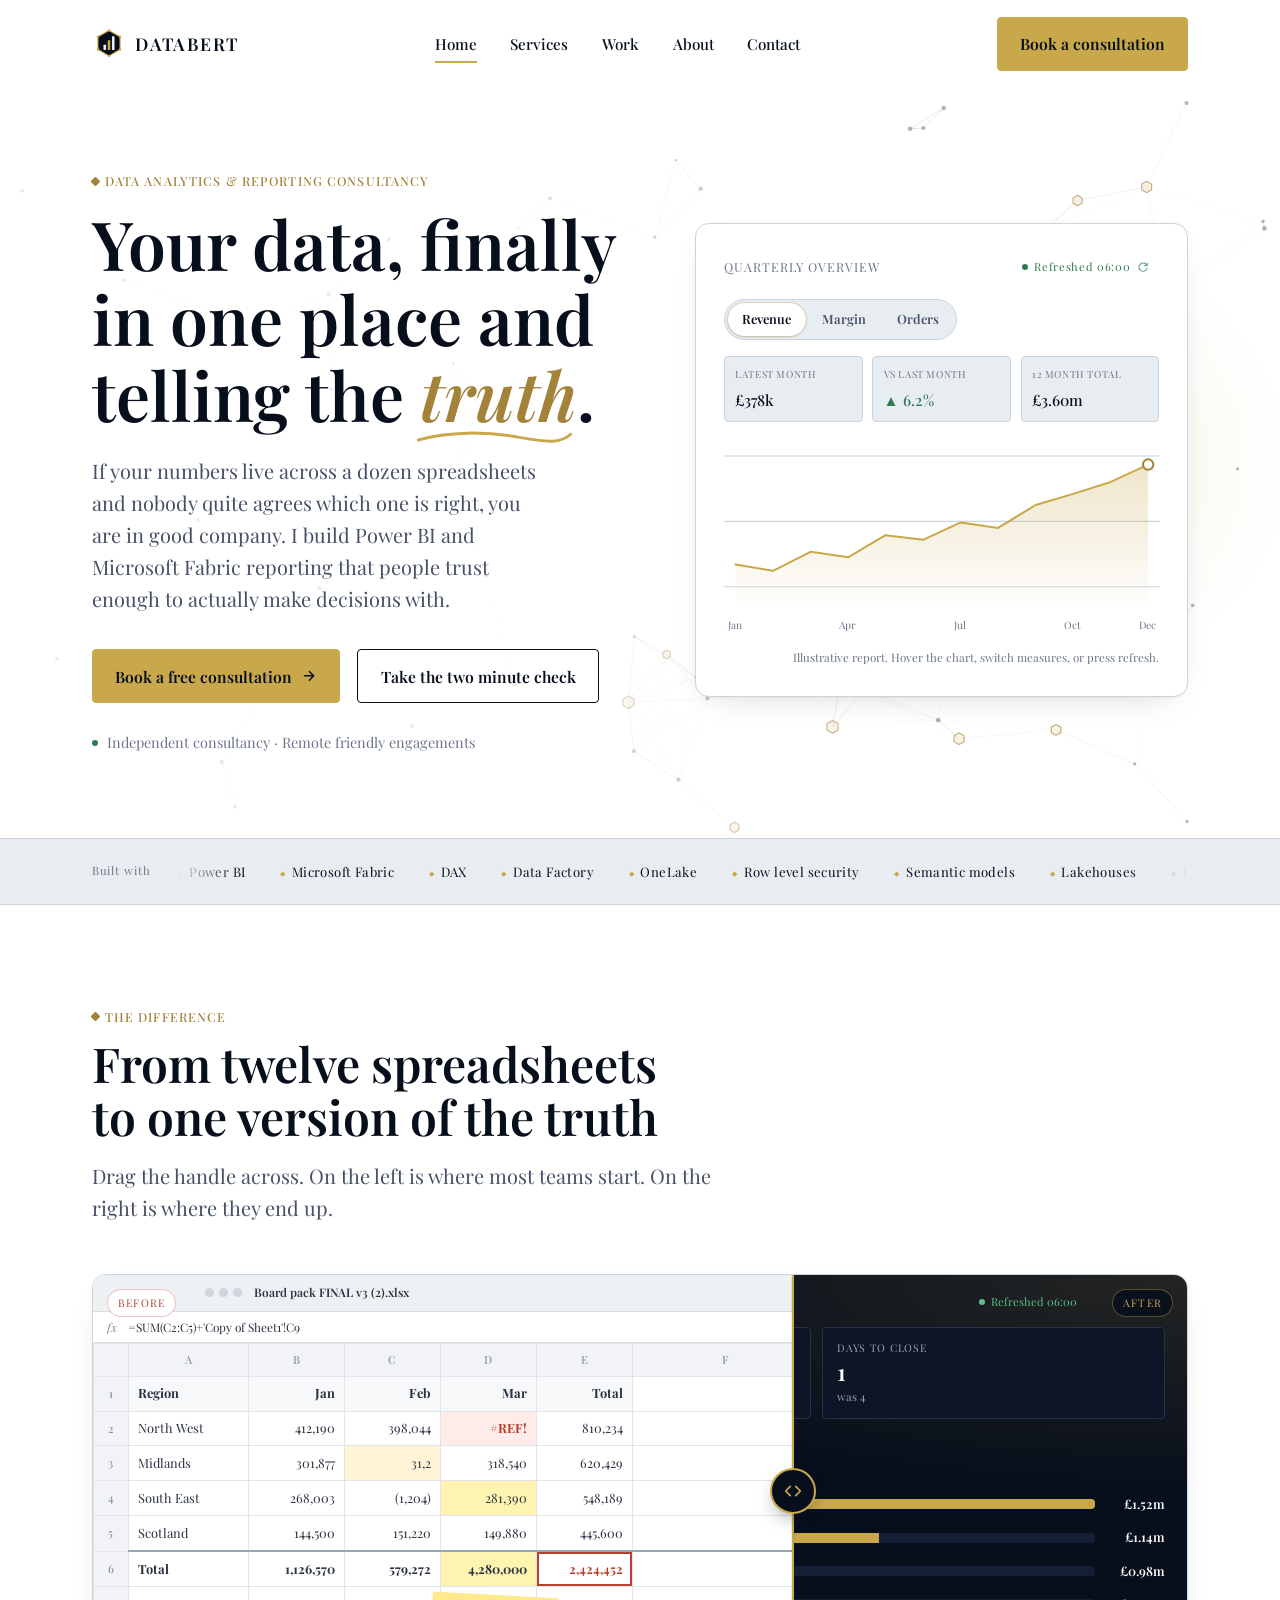
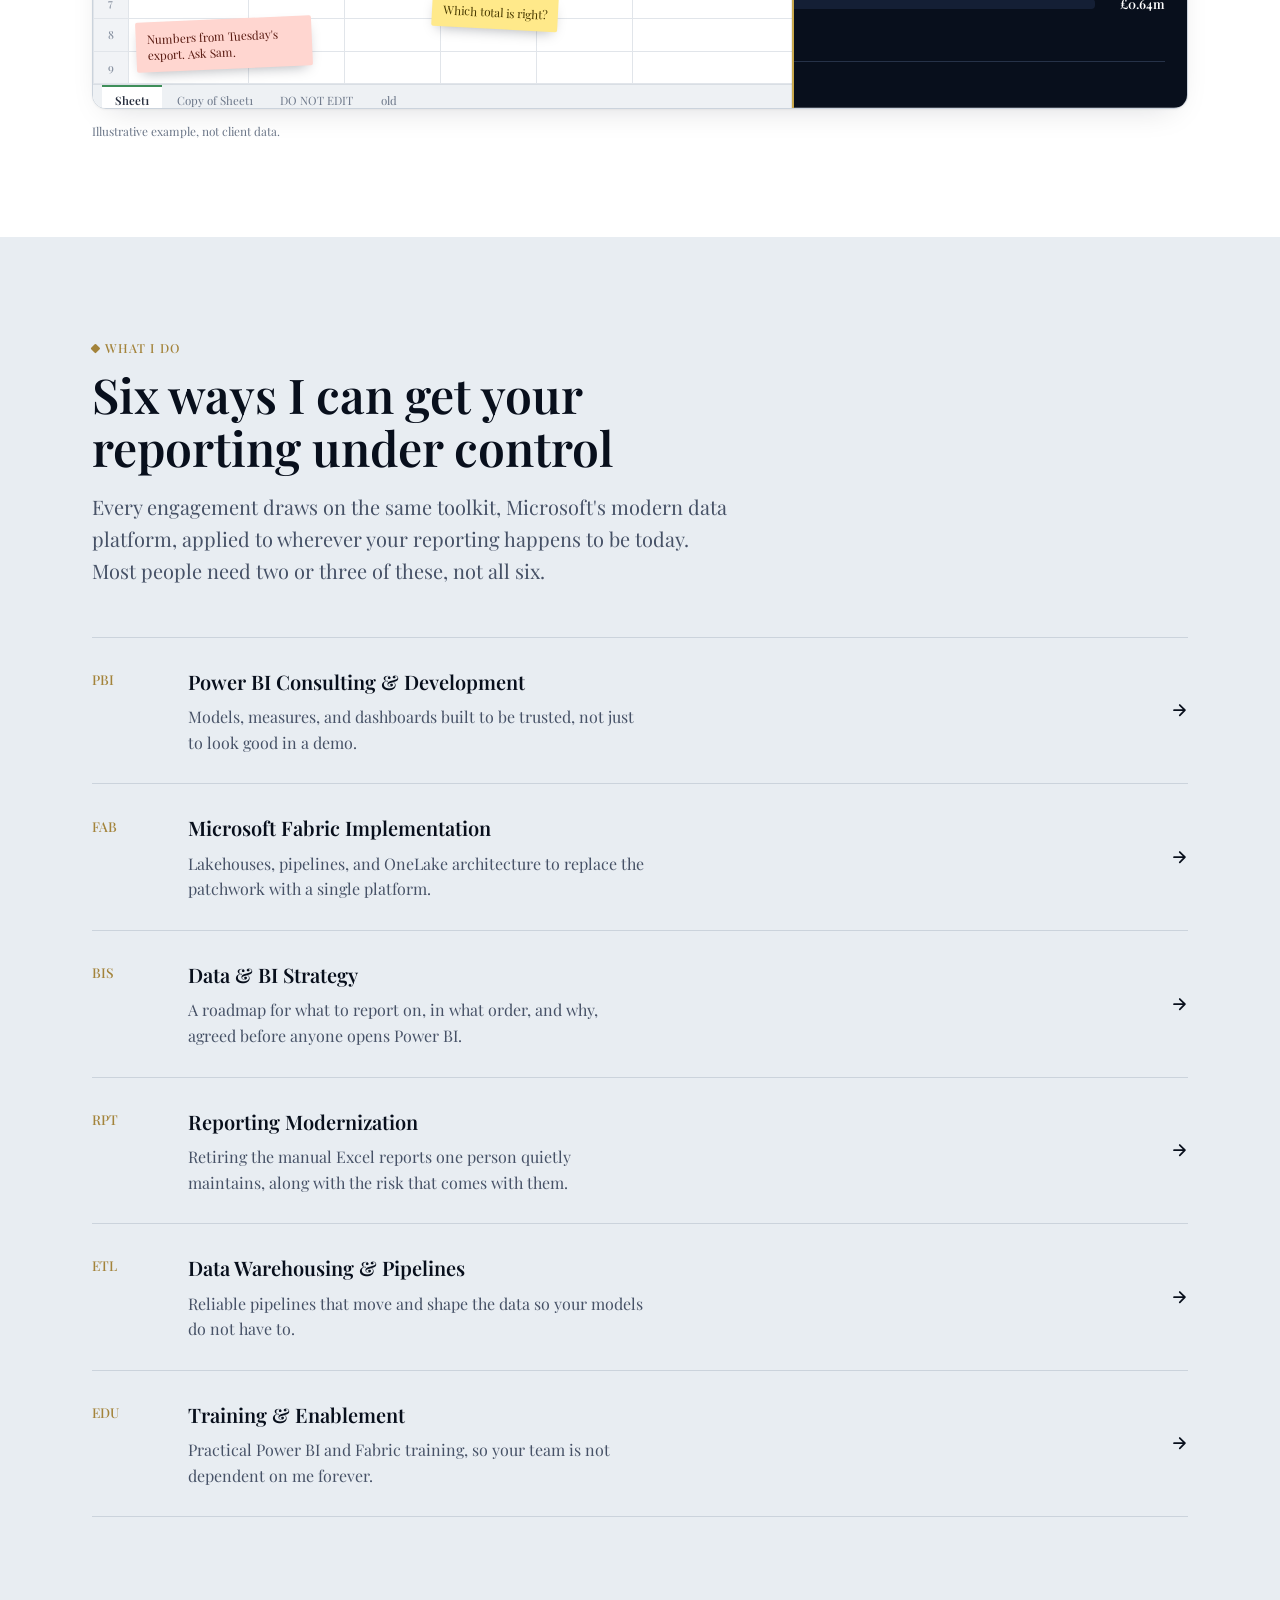
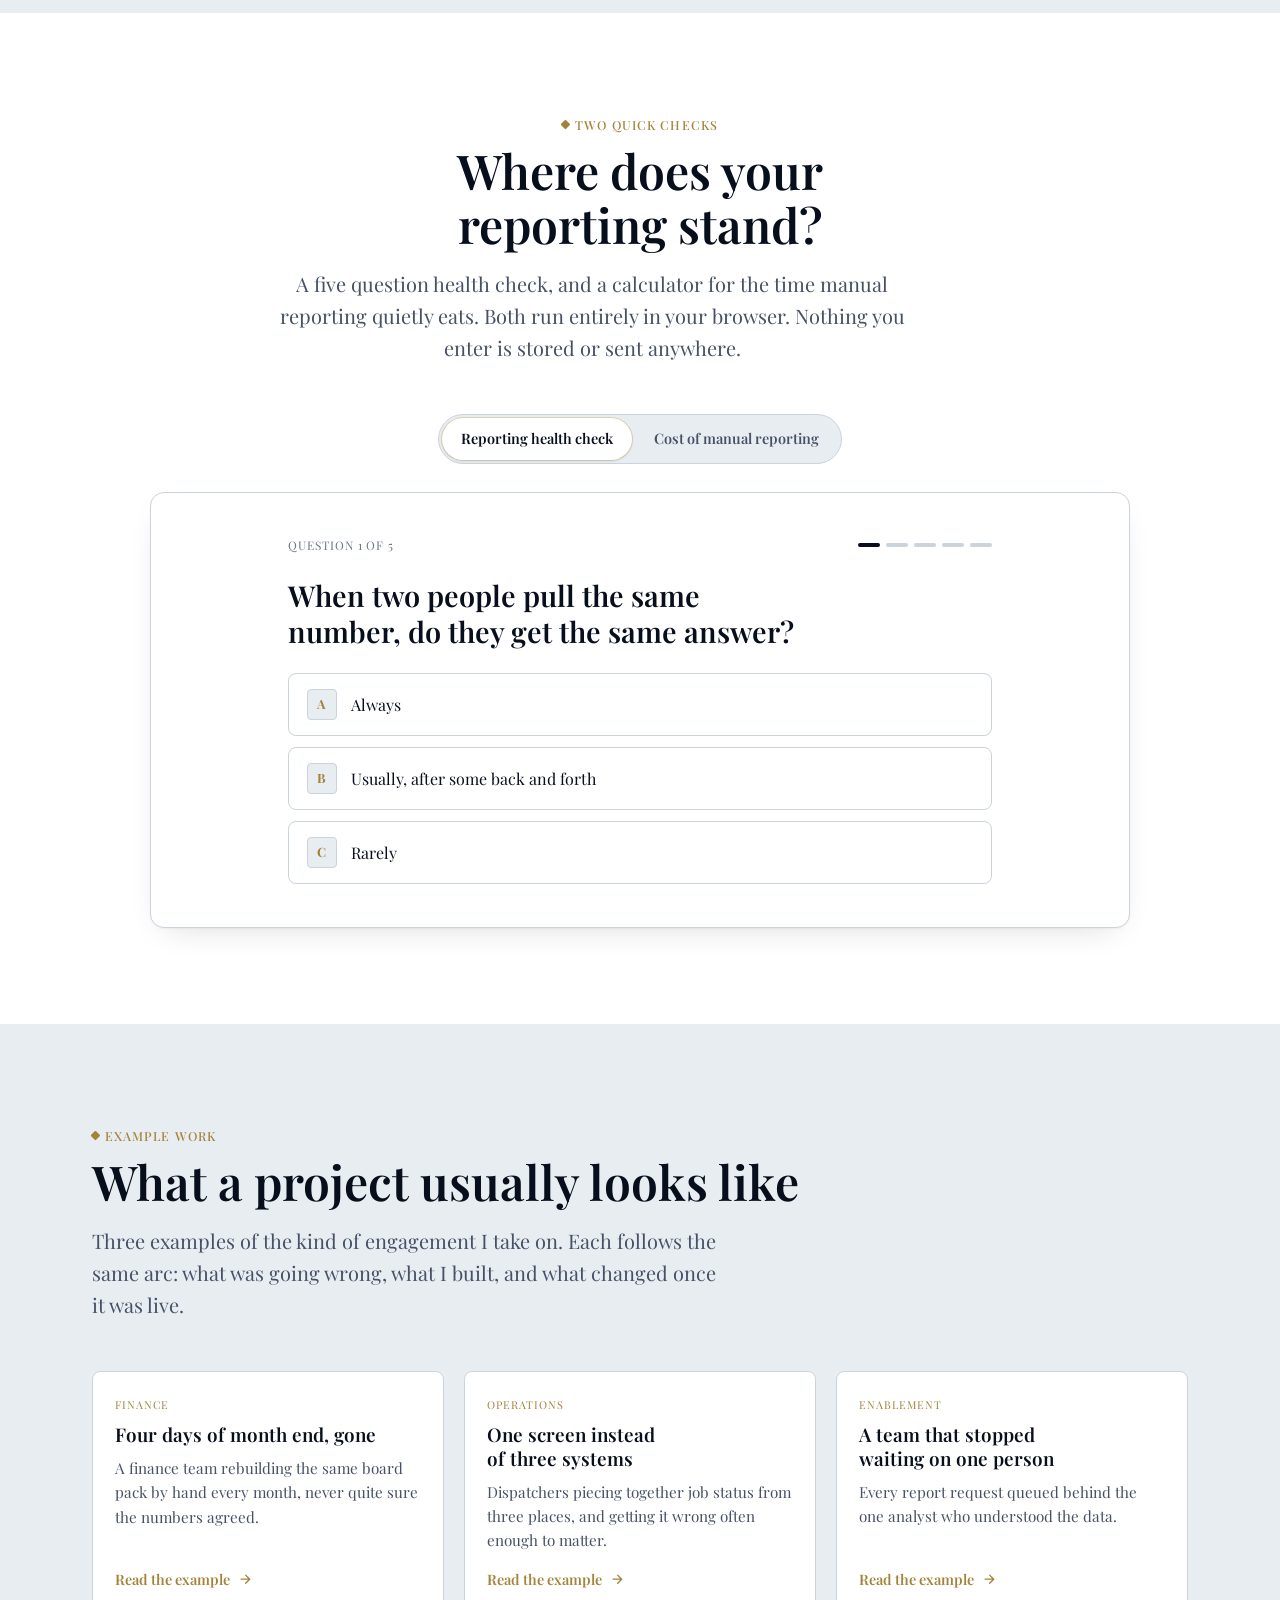
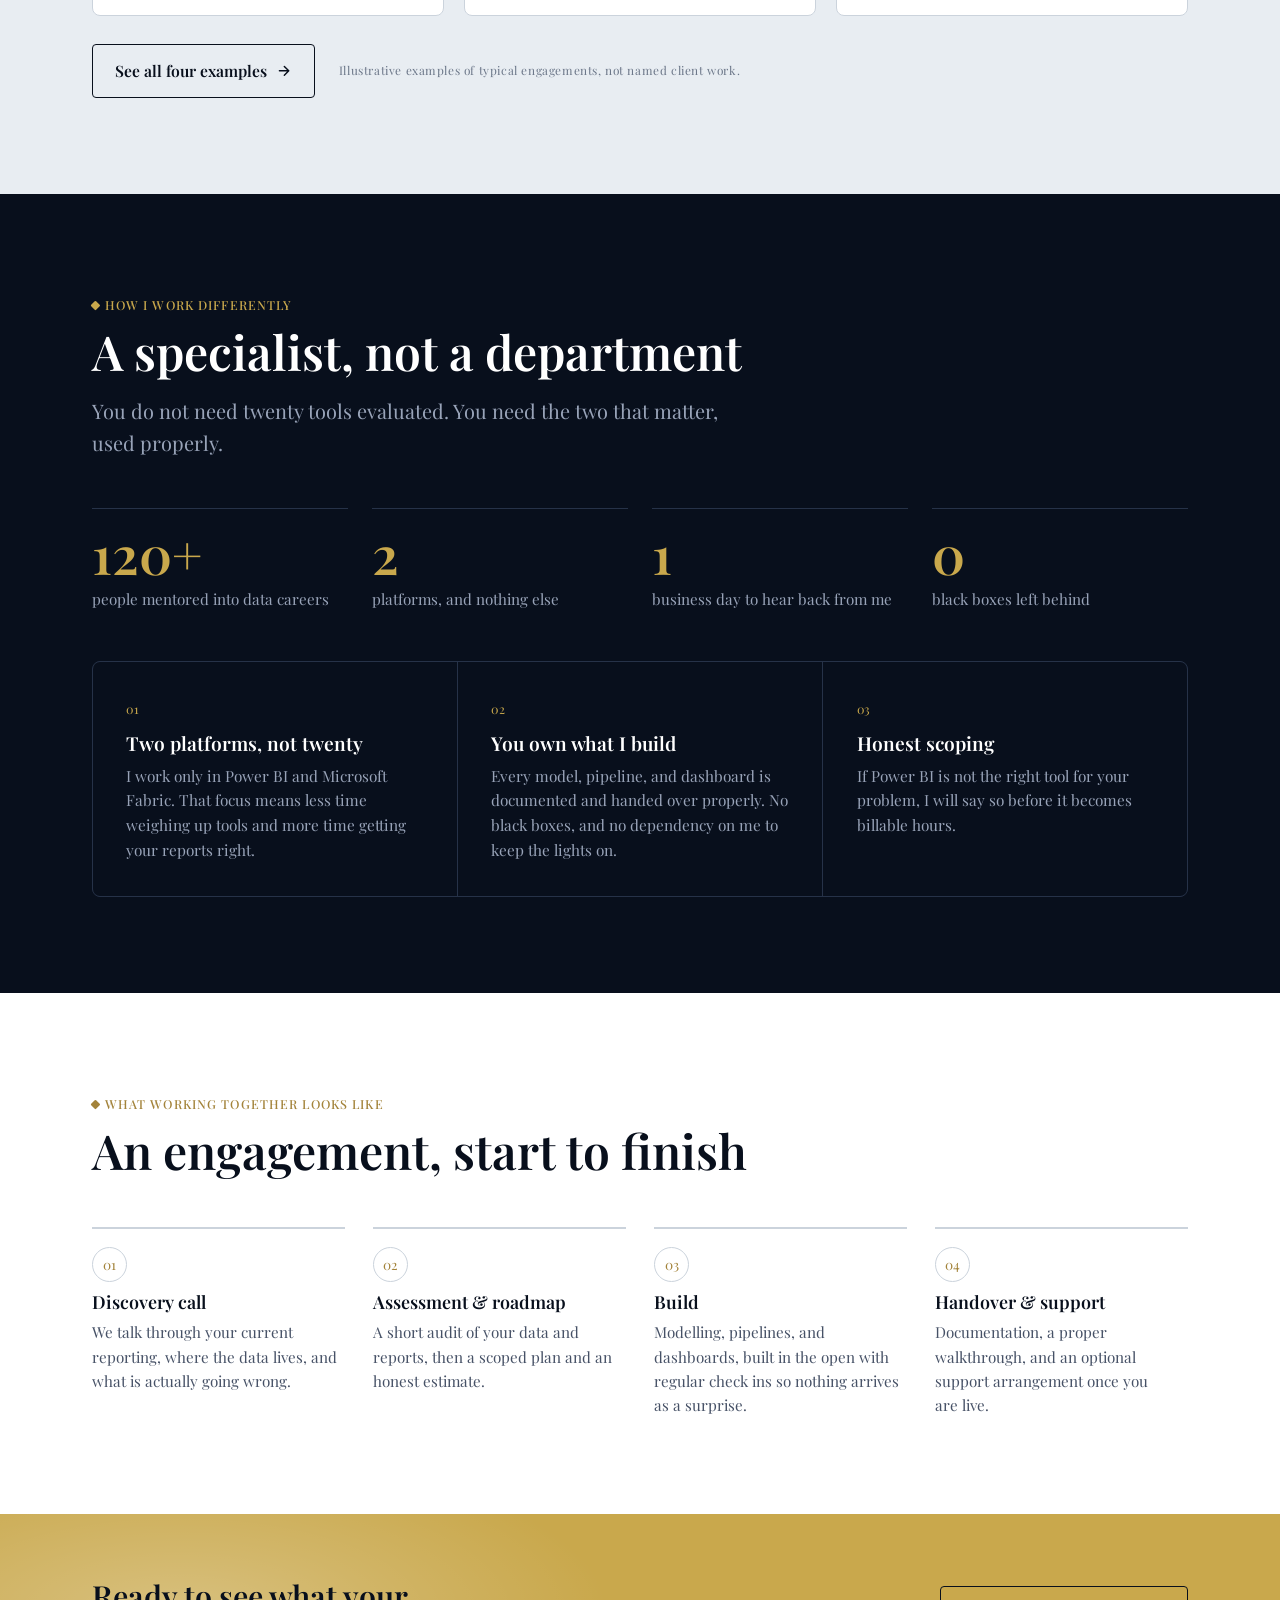
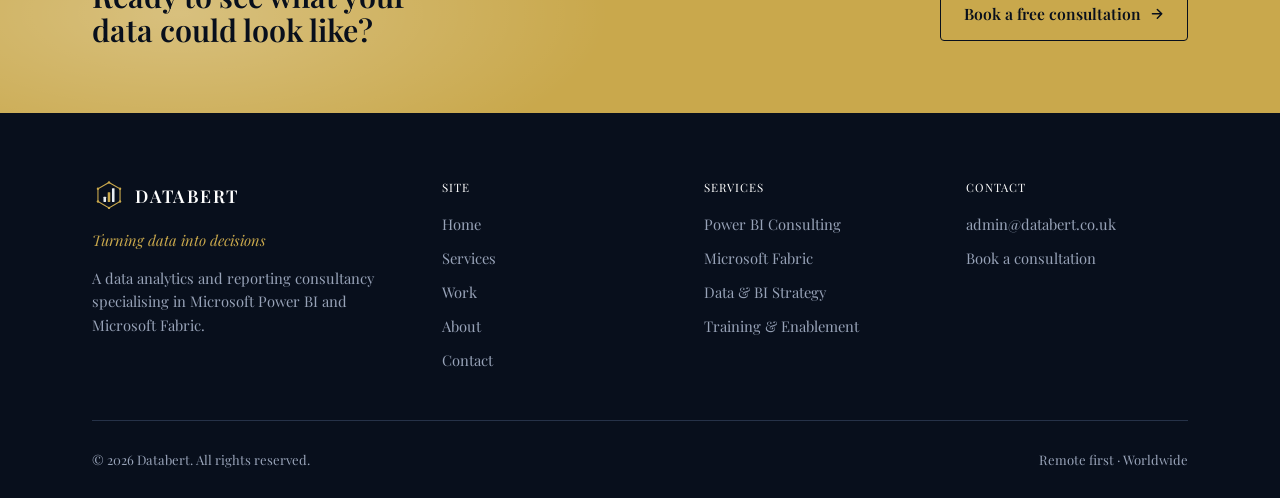
<file: databertwebsite/index.html>
<!DOCTYPE html>
<html lang="en" class="no-js">
<head>
<meta charset="UTF-8" />
<meta name="viewport" content="width=device-width, initial-scale=1.0" />
<title>Databert · Power BI &amp; Microsoft Fabric Consultancy</title>
<meta name="description" content="Databert is a data analytics and reporting consultancy specialising in Microsoft Power BI and Microsoft Fabric. Data models, pipelines, and dashboards built to be trusted." />
<link rel="canonical" href="https://www.databert.co.uk/" />

<meta property="og:type" content="website" />
<meta property="og:title" content="Databert · Power BI & Microsoft Fabric Consultancy" />
<meta property="og:description" content="Data analytics and reporting consultancy specialising in Microsoft Power BI and Microsoft Fabric." />
<meta property="og:url" content="https://www.databert.co.uk/" />
<meta name="twitter:card" content="summary" />

<script>
  (function (root) {
    root.classList.remove("no-js");
    root.classList.add("js");
    // Safety net: if js/interactive.js has not started within three seconds
    // (missing from the upload, blocked, or failed), fall back to the plain
    // static design so nothing waits forever to be revealed.
    setTimeout(function () {
      if (!root.classList.contains("ix")) {
        root.classList.remove("js");
        root.classList.add("no-js");
      }
    }, 3000);
  })(document.documentElement);
</script>

<link rel="icon" type="image/svg+xml" href="assets/favicon.svg" />
<link rel="preconnect" href="https://fonts.googleapis.com" />
<link rel="preconnect" href="https://fonts.gstatic.com" crossorigin />
<link href="https://fonts.googleapis.com/css2?family=Playfair+Display:ital,wght@0,400;0,500;0,600;0,700;0,800;1,400;1,500;1,600;1,700&amp;display=swap" rel="stylesheet" />
<link rel="stylesheet" href="css/style.css" />
<link rel="stylesheet" href="css/interactive.css" />
</head>
<body>

<div class="scroll-progress" data-scroll-progress aria-hidden="true"><span></span></div>

<header class="site-header">
  <div class="container nav">
    <a href="index.html" class="nav__brand">
      <svg class="nav__mark" viewBox="0 0 40 40" fill="none" xmlns="http://www.w3.org/2000/svg" aria-hidden="true">
        <path d="M20,4 L33,11.5 L33,26.5 L20,34 L7,26.5 L7,11.5 Z" fill="#080F1C" stroke="#C9A84C" stroke-width="1.3"/>
        <circle cx="20" cy="4" r="1.4" fill="#C9A84C"/>
        <circle cx="33" cy="11.5" r="1.4" fill="#C9A84C"/>
        <circle cx="33" cy="26.5" r="1.4" fill="#C9A84C"/>
        <circle cx="20" cy="34" r="1.4" fill="#C9A84C"/>
        <circle cx="7" cy="26.5" r="1.4" fill="#C9A84C"/>
        <circle cx="7" cy="11.5" r="1.4" fill="#C9A84C"/>
        <rect x="13.5" y="21" width="3" height="6" rx="0.5" fill="#E8EDF2"/>
        <rect x="18.5" y="15.5" width="3" height="11.5" rx="0.5" fill="#C9A84C"/>
        <rect x="23.5" y="11" width="3" height="16" rx="0.5" fill="#E8EDF2"/>
      </svg>
      <span class="nav__word">Databert</span>
    </a>
    <nav class="nav__links" aria-label="Primary">
      <a class="nav__link" href="index.html">Home</a>
      <a class="nav__link" href="services.html">Services</a>
      <a class="nav__link" href="work.html">Work</a>
      <a class="nav__link" href="about.html">About</a>
      <a class="nav__link" href="contact.html">Contact</a>
      <a class="btn btn--primary nav__cta--mobile" href="contact.html">Book a consultation</a>
    </nav>
    <div class="nav__right">
      <a class="btn btn--primary nav__cta--desktop" href="contact.html">Book a consultation</a>
      <button class="nav__toggle" aria-label="Toggle menu" aria-expanded="false">
        <span></span><span></span><span></span>
      </button>
    </div>
  </div>
</header>

<main>

  <!-- ============ HERO ============ -->
  <section class="hero hero--interactive" data-hero-net>
    <canvas class="hero__canvas" aria-hidden="true"></canvas>
    <div class="container hero__grid">
      <div>
        <span class="eyebrow" data-hero style="--d:0s">Data analytics &amp; reporting consultancy</span>
        <h1 class="hero__title" data-hero style="--d:.08s">Your data, finally in one place and telling the <em>truth<svg class="hero__underline" viewBox="0 0 200 14" preserveAspectRatio="none" aria-hidden="true"><path d="M3 9 C 40 3, 90 3, 130 7 S 185 11, 197 5"/></svg></em>.</h1>
        <p class="hero__lead" data-hero style="--d:.18s">If your numbers live across a dozen spreadsheets and nobody quite agrees which one is right, you are in good company. I build Power BI and Microsoft Fabric reporting that people trust enough to actually make decisions with.</p>
        <div class="hero__actions" data-hero style="--d:.28s">
          <a href="contact.html" class="btn btn--primary">
            Book a free consultation
            <svg class="btn__arrow" viewBox="0 0 16 16" fill="none" xmlns="http://www.w3.org/2000/svg" aria-hidden="true"><path d="M3.5 8h9M8.5 3.5 13 8l-4.5 4.5" stroke="currentColor" stroke-width="1.5" stroke-linecap="round" stroke-linejoin="round"/></svg>
          </a>
          <a href="services.html" class="btn btn--ghost" data-check-link>See how I work</a>
        </div>
        <p class="hero__meta" data-hero style="--d:.36s">Independent consultancy · Remote friendly engagements</p>
      </div>

      <div data-hero style="--d:.2s">
        <div class="report-card live-card" data-live-card>
          <div class="report-card__head">
            <span class="report-card__title">Quarterly overview</span>
            <button type="button" class="live-card__refresh" data-refresh>
              <span class="live-card__pulse" aria-hidden="true"></span>
              <span data-refresh-label>Refreshed 06:00</span>
              <svg class="live-card__icon" viewBox="0 0 16 16" fill="none" aria-hidden="true"><path d="M13.2 6.2A5.5 5.5 0 1 0 13.4 9.6" stroke="currentColor" stroke-width="1.5" stroke-linecap="round"/><path d="M13.6 2.8v3.6H10" stroke="currentColor" stroke-width="1.5" stroke-linecap="round" stroke-linejoin="round"/></svg>
            </button>
          </div>

          <div class="seg live-card__tabs" role="tablist" aria-label="Measure shown" data-metric-tabs>
            <button type="button" role="tab" aria-selected="true" data-metric="revenue">Revenue</button>
            <button type="button" role="tab" aria-selected="false" tabindex="-1" data-metric="margin">Margin</button>
            <button type="button" role="tab" aria-selected="false" tabindex="-1" data-metric="orders">Orders</button>
          </div>

          <div class="report-card__chips">
            <div class="chip">
              <span class="chip__label">Latest month</span>
              <span class="chip__value" data-chip="latest">£378k</span>
            </div>
            <div class="chip">
              <span class="chip__label">Vs last month</span>
              <span class="chip__value chip__value--up" data-chip="delta">▲ 6.2%</span>
            </div>
            <div class="chip">
              <span class="chip__label" data-chip-label="total">12 month total</span>
              <span class="chip__value" data-chip="total">£3.60m</span>
            </div>
          </div>

          <div class="live-chart" data-chart tabindex="0" role="group" aria-label="Revenue by month. Use the left and right arrow keys to read each month.">
            <svg class="live-chart__svg" viewBox="0 0 380 150" aria-hidden="true">
              <defs>
                <linearGradient id="liveFill" x1="0" y1="0" x2="0" y2="1">
                  <stop offset="0" stop-color="#c9a84c" stop-opacity="0.3"/>
                  <stop offset="1" stop-color="#c9a84c" stop-opacity="0"/>
                </linearGradient>
              </defs>
              <line class="chart-grid" x1="0" y1="14" x2="380" y2="14"/>
              <line class="chart-grid" x1="0" y1="71" x2="380" y2="71"/>
              <line class="chart-grid" x1="0" y1="128" x2="380" y2="128"/>
              <path class="live-chart__area" data-area fill="url(#liveFill)" d="M10.0,108.6 L42.7,114.1 L75.5,97.5 L108.2,102.3 L140.9,83.0 L173.6,87.1 L206.4,71.9 L239.1,76.7 L271.8,56.7 L304.5,47.0 L337.3,36.6 L370.0,21.4 L370,150 L10,150 Z"/>
              <path class="live-chart__line" data-line d="M10.0,108.6 L42.7,114.1 L75.5,97.5 L108.2,102.3 L140.9,83.0 L173.6,87.1 L206.4,71.9 L239.1,76.7 L271.8,56.7 L304.5,47.0 L337.3,36.6 L370.0,21.4"/>
              <line class="live-chart__cross" data-cross x1="370" y1="6" x2="370" y2="136"/>
              <circle class="live-chart__dot" data-dot cx="370" cy="21.4" r="4.5"/>
            </svg>
            <div class="live-chart__tip" data-tip aria-hidden="true"><span data-tip-month>Dec</span><strong data-tip-value>£378k</strong></div>
            <div class="live-chart__axis" aria-hidden="true"><span style="left:2.63%">Jan</span><span style="left:28.47%">Apr</span><span style="left:54.31%">Jul</span><span style="left:80.14%">Oct</span><span style="left:97.37%">Dec</span></div>
            <p class="sr-only" aria-live="polite" data-chart-live></p>
          </div>

          <p class="report-card__foot">Illustrative report. Hover the chart, switch measures, or press refresh.</p>
        </div>
      </div>
    </div>
  </section>

  <!-- ============ CAPABILITY STRIP ============ -->
  <div class="strip">
    <div class="container strip__inner">
      <span class="strip__label">Built with</span>
      <div class="marquee" data-marquee>
        <div class="strip__list">
          <span>Power BI</span>
          <span>Microsoft Fabric</span>
          <span>DAX</span>
          <span>Data Factory</span>
          <span>OneLake</span>
          <span>Row level security</span>
          <span>Semantic models</span>
          <span>Lakehouses</span>
        </div>
      </div>
    </div>
  </div>

  <!-- ============ BEFORE / AFTER ============ -->
  <section class="section" id="difference">
    <div class="container">
      <div class="section__head">
        <span class="eyebrow">The difference</span>
        <h2 class="section__title">From twelve spreadsheets to one version of the truth</h2>
        <p class="section__lead">Drag the handle across. On the left is where most teams start. On the right is where they end up.</p>
      </div>

      <div class="compare" data-compare data-reveal>
        <div class="compare__pane compare__pane--before" role="img" aria-label="Before: a cluttered spreadsheet with a broken reference, totals that do not add up, and sticky notes asking which total is right">
          <div class="sheet" aria-hidden="true">
            <div class="sheet__bar">
              <span class="sheet__dots"><i></i><i></i><i></i></span>
              <span class="sheet__file">Board pack FINAL v3 (2).xlsx</span>
              <span class="sheet__who">Edited by 4 people today</span>
            </div>
            <div class="sheet__formula"><span>fx</span><code>=SUM(C2:C5)+'Copy of Sheet1'!C9</code></div>
            <table class="sheet__grid">
              <colgroup><col class="c-num" /><col class="c-a" /><col class="c-v m-hide" /><col class="c-v m-hide" /><col class="c-v" /><col class="c-v" /><col /><col class="m-hide" /><col class="m-hide" /></colgroup>
              <thead>
                <tr><th></th><th>A</th><th class="m-hide">B</th><th class="m-hide">C</th><th>D</th><th>E</th><th>F</th><th class="m-hide">G</th><th class="m-hide">H</th></tr>
              </thead>
              <tbody>
                <tr><th>1</th><td class="h">Region</td><td class="h m-hide">Jan</td><td class="h m-hide">Feb</td><td class="h">Mar</td><td class="h">Total</td><td></td><td class="m-hide"></td><td class="m-hide"></td></tr>
                <tr><th>2</th><td>North West</td><td class="m-hide">412,190</td><td class="m-hide">398,044</td><td class="ref">#REF!</td><td>810,234</td><td></td><td class="m-hide"></td><td class="m-hide"></td></tr>
                <tr><th>3</th><td>Midlands</td><td class="m-hide">301,877</td><td class="m-hide odd">31,2</td><td>318,540</td><td>620,429</td><td></td><td class="m-hide"></td><td class="m-hide"></td></tr>
                <tr><th>4</th><td>South East</td><td class="m-hide">268,003</td><td class="m-hide">(1,204)</td><td class="hl">281,390</td><td>548,189</td><td></td><td class="m-hide"></td><td class="m-hide"></td></tr>
                <tr><th>5</th><td>Scotland</td><td class="m-hide">144,500</td><td class="m-hide">151,220</td><td>149,880</td><td>445,600</td><td></td><td class="m-hide"></td><td class="m-hide"></td></tr>
                <tr class="sheet__total"><th>6</th><td>Total</td><td class="m-hide">1,126,570</td><td class="m-hide">579,272</td><td class="hl">4,280,000</td><td class="bad">2,424,452</td><td></td><td class="m-hide"></td><td class="m-hide"></td></tr>
                <tr><th>7</th><td></td><td class="m-hide"></td><td class="m-hide"></td><td></td><td></td><td></td><td class="m-hide"></td><td class="m-hide"></td></tr>
                <tr><th>8</th><td></td><td class="m-hide"></td><td class="m-hide"></td><td></td><td></td><td></td><td class="m-hide"></td><td class="m-hide"></td></tr>
                <tr><th>9</th><td></td><td class="m-hide"></td><td class="m-hide"></td><td></td><td></td><td></td><td class="m-hide"></td><td class="m-hide"></td></tr>
              </tbody>
            </table>
            <div class="sheet__note sheet__note--a">Which total is right?</div>
            <div class="sheet__note sheet__note--b">Numbers from Tuesday's export. Ask Sam.</div>
            <div class="sheet__tabs"><span class="is-on">Sheet1</span><span>Copy of Sheet1</span><span>DO NOT EDIT</span><span class="m-hide">old</span></div>
          </div>
        </div>

        <div class="compare__pane compare__pane--after" role="img" aria-label="After: a clean board pack dashboard refreshed at six in the morning, showing revenue, margin, days to close and revenue by region">
          <div class="dash" aria-hidden="true">
            <div class="dash__bar">
              <span class="dash__title">Board pack · March</span>
              <span class="dash__live">Refreshed 06:00</span>
            </div>
            <div class="dash__kpis">
              <div class="dash__kpi"><span>Revenue</span><strong>£4.28m</strong><em class="up">▲ 6.1% vs Feb</em></div>
              <div class="dash__kpi"><span>Gross margin</span><strong>41.2%</strong><em class="up">▲ 0.8pp</em></div>
              <div class="dash__kpi m-hide"><span>Days to close</span><strong>1</strong><em>was 4</em></div>
            </div>
            <div class="dash__chart">
              <span class="dash__caption">Revenue by region, March</span>
              <div class="dash__bars">
                <div class="dash__row"><span>North West</span><i style="--w:100%"></i><b>£1.52m</b></div>
                <div class="dash__row"><span>Midlands</span><i style="--w:75%"></i><b>£1.14m</b></div>
                <div class="dash__row"><span>South East</span><i style="--w:64%"></i><b>£0.98m</b></div>
                <div class="dash__row"><span>Scotland</span><i style="--w:42%"></i><b>£0.64m</b></div>
              </div>
            </div>
            <div class="dash__foot">One model · one set of numbers · everyone sees the same thing</div>
          </div>
        </div>

        <input class="compare__range" type="range" min="0" max="100" value="50" aria-label="Compare the spreadsheet before with the dashboard after" data-compare-range />
        <div class="compare__handle" aria-hidden="true">
          <span class="compare__knob">
            <svg viewBox="0 0 24 24" fill="none" aria-hidden="true"><path d="M9 7 4 12l5 5M15 7l5 5-5 5" stroke="currentColor" stroke-width="1.8" stroke-linecap="round" stroke-linejoin="round"/></svg>
          </span>
        </div>
        <span class="compare__tag compare__tag--before" aria-hidden="true">Before</span>
        <span class="compare__tag compare__tag--after" aria-hidden="true">After</span>
      </div>
      <p class="compare__hint">Illustrative example, not client data.</p>
    </div>
  </section>

  <!-- ============ SERVICES ============ -->
  <section class="section section--alt" id="services">
    <div class="container">
      <div class="section__head">
        <span class="eyebrow">What I do</span>
        <h2 class="section__title">Six ways I can get your reporting under control</h2>
        <p class="section__lead">Every engagement draws on the same toolkit, Microsoft's modern data platform, applied to wherever your reporting happens to be today. Most people need two or three of these, not all six.</p>
      </div>

      <div class="services-list">
        <a class="service-row" href="services.html#power-bi" data-reveal style="--d:0s">
          <span class="service-row__code">PBI</span>
          <div class="service-row__body">
            <div class="service-row__name">Power BI Consulting &amp; Development</div>
            <p class="service-row__desc">Models, measures, and dashboards built to be trusted, not just to look good in a demo.</p>
          </div>
          <svg class="service-row__arrow" viewBox="0 0 16 16" fill="none" xmlns="http://www.w3.org/2000/svg" aria-hidden="true"><path d="M3.5 8h9M8.5 3.5 13 8l-4.5 4.5" stroke="currentColor" stroke-width="1.5" stroke-linecap="round" stroke-linejoin="round"/></svg>
        </a>
        <a class="service-row" href="services.html#fabric" data-reveal style="--d:.06s">
          <span class="service-row__code">FAB</span>
          <div class="service-row__body">
            <div class="service-row__name">Microsoft Fabric Implementation</div>
            <p class="service-row__desc">Lakehouses, pipelines, and OneLake architecture to replace the patchwork with a single platform.</p>
          </div>
          <svg class="service-row__arrow" viewBox="0 0 16 16" fill="none" xmlns="http://www.w3.org/2000/svg" aria-hidden="true"><path d="M3.5 8h9M8.5 3.5 13 8l-4.5 4.5" stroke="currentColor" stroke-width="1.5" stroke-linecap="round" stroke-linejoin="round"/></svg>
        </a>
        <a class="service-row" href="services.html#strategy" data-reveal style="--d:.12s">
          <span class="service-row__code">BIS</span>
          <div class="service-row__body">
            <div class="service-row__name">Data &amp; BI Strategy</div>
            <p class="service-row__desc">A roadmap for what to report on, in what order, and why, agreed before anyone opens Power BI.</p>
          </div>
          <svg class="service-row__arrow" viewBox="0 0 16 16" fill="none" xmlns="http://www.w3.org/2000/svg" aria-hidden="true"><path d="M3.5 8h9M8.5 3.5 13 8l-4.5 4.5" stroke="currentColor" stroke-width="1.5" stroke-linecap="round" stroke-linejoin="round"/></svg>
        </a>
        <a class="service-row" href="services.html#reporting" data-reveal style="--d:.18s">
          <span class="service-row__code">RPT</span>
          <div class="service-row__body">
            <div class="service-row__name">Reporting Modernization</div>
            <p class="service-row__desc">Retiring the manual Excel reports one person quietly maintains, along with the risk that comes with them.</p>
          </div>
          <svg class="service-row__arrow" viewBox="0 0 16 16" fill="none" xmlns="http://www.w3.org/2000/svg" aria-hidden="true"><path d="M3.5 8h9M8.5 3.5 13 8l-4.5 4.5" stroke="currentColor" stroke-width="1.5" stroke-linecap="round" stroke-linejoin="round"/></svg>
        </a>
        <a class="service-row" href="services.html#data-warehousing" data-reveal style="--d:.24s">
          <span class="service-row__code">ETL</span>
          <div class="service-row__body">
            <div class="service-row__name">Data Warehousing &amp; Pipelines</div>
            <p class="service-row__desc">Reliable pipelines that move and shape the data so your models do not have to.</p>
          </div>
          <svg class="service-row__arrow" viewBox="0 0 16 16" fill="none" xmlns="http://www.w3.org/2000/svg" aria-hidden="true"><path d="M3.5 8h9M8.5 3.5 13 8l-4.5 4.5" stroke="currentColor" stroke-width="1.5" stroke-linecap="round" stroke-linejoin="round"/></svg>
        </a>
        <a class="service-row" href="services.html#training" data-reveal style="--d:.3s">
          <span class="service-row__code">EDU</span>
          <div class="service-row__body">
            <div class="service-row__name">Training &amp; Enablement</div>
            <p class="service-row__desc">Practical Power BI and Fabric training, so your team is not dependent on me forever.</p>
          </div>
          <svg class="service-row__arrow" viewBox="0 0 16 16" fill="none" xmlns="http://www.w3.org/2000/svg" aria-hidden="true"><path d="M3.5 8h9M8.5 3.5 13 8l-4.5 4.5" stroke="currentColor" stroke-width="1.5" stroke-linecap="round" stroke-linejoin="round"/></svg>
        </a>
      </div>
    </div>
  </section>

  <!-- ============ INTERACTIVE CHECKS ============ -->
  <section class="section tools" id="check" hidden data-needs-js>
    <div class="container">
      <div class="section__head section__head--center">
        <span class="eyebrow">Two quick checks</span>
        <h2 class="section__title">Where does your reporting stand?</h2>
        <p class="section__lead">A five question health check, and a calculator for the time manual reporting quietly eats. Both run entirely in your browser. Nothing you enter is stored or sent anywhere.</p>
      </div>

      <div class="tools__switch">
        <div class="seg tools__tabs" role="tablist" aria-label="Choose a check" data-tool-tabs>
          <button type="button" role="tab" id="tab-health" aria-controls="panel-health" aria-selected="true">Reporting health check</button>
          <button type="button" role="tab" id="tab-cost" aria-controls="panel-cost" aria-selected="false" tabindex="-1">Cost of manual reporting</button>
        </div>
      </div>

      <!-- Health check -->
      <div class="tools__panel" role="tabpanel" id="panel-health" aria-labelledby="tab-health" data-reveal>
        <div class="quiz" data-quiz>
          <div class="quiz__stage" data-quiz-stage>
            <div class="quiz__progress">
              <span data-quiz-count>Question 1 of 5</span>
              <span class="quiz__dots" data-quiz-dots aria-hidden="true"></span>
            </div>
            <h3 class="quiz__q" data-quiz-q tabindex="-1">When two people pull the same number, do they get the same answer?</h3>
            <div class="quiz__answers" data-quiz-answers role="group" aria-label="Answers"></div>
            <button type="button" class="quiz__back" data-quiz-back hidden>
              <svg viewBox="0 0 16 16" fill="none" aria-hidden="true"><path d="M12.5 8h-9M7.5 3.5 3 8l4.5 4.5" stroke="currentColor" stroke-width="1.5" stroke-linecap="round" stroke-linejoin="round"/></svg>
              Back
            </button>
          </div>

          <div class="quiz__result" data-quiz-result hidden>
            <div class="quiz__gauge">
              <svg viewBox="0 0 120 120" aria-hidden="true">
                <circle class="quiz__gauge-track" cx="60" cy="60" r="52"/>
                <circle class="quiz__gauge-fill" data-gauge cx="60" cy="60" r="52"/>
              </svg>
              <div class="quiz__score"><strong data-score>0</strong><span>out of 10</span></div>
            </div>
            <div class="quiz__verdict">
              <h3 class="quiz__verdict-title" data-verdict tabindex="-1"></h3>
              <p data-verdict-text></p>
              <h4 class="quiz__recs-title">Where I would start</h4>
              <div class="quiz__recs" data-recs></div>
              <button type="button" class="btn btn--ghost quiz__restart" data-quiz-restart>Take it again</button>
            </div>
          </div>
        </div>
      </div>

      <!-- Cost calculator -->
      <div class="tools__panel" role="tabpanel" id="panel-cost" aria-labelledby="tab-cost" hidden>
        <div class="calc" data-calc>
          <div class="calc__inputs">
            <div class="calc__field">
              <div class="calc__row"><label for="c-people">People involved in producing reports</label><output for="c-people" data-out="people">4 people</output></div>
              <input type="range" id="c-people" min="1" max="20" step="1" value="4" data-in="people" />
            </div>
            <div class="calc__field">
              <div class="calc__row"><label for="c-hours">Hours each spends on it per month</label><output for="c-hours" data-out="hours">12 hours</output></div>
              <input type="range" id="c-hours" min="1" max="80" step="1" value="12" data-in="hours" />
            </div>
            <div class="calc__field">
              <div class="calc__row"><label for="c-rate">Average hourly cost, including overheads</label><output for="c-rate" data-out="rate">£35</output></div>
              <input type="range" id="c-rate" min="15" max="150" step="5" value="35" data-in="rate" />
            </div>
            <div class="calc__field">
              <div class="calc__row"><label for="c-share">Share you think could be automated</label><output for="c-share" data-out="share">50%</output></div>
              <input type="range" id="c-share" min="0" max="100" step="5" value="50" data-in="share" />
            </div>
            <p class="calc__note">These are your own figures. How much really comes back depends on your setup, which is exactly what the discovery call works out.</p>
          </div>

          <div class="calc__result">
            <span class="calc__label">Hours a year spent on reporting</span>
            <strong class="calc__big" data-res="hours">576</strong>
            <span class="calc__sub" data-res="weeks">about 15 working weeks</span>

            <div class="calc__split" aria-hidden="true"><i></i></div>
            <div class="calc__legend" aria-hidden="true"><span><b class="k k--auto"></b>Could be automated</span><span><b class="k k--rest"></b>Still manual</span></div>

            <dl class="calc__list">
              <div><dt>Cost of that time</dt><dd data-res="cost">£20,160</dd></div>
              <div><dt>Time back at <span data-res="sharepct">50%</span> automated</dt><dd data-res="back">288 hours</dd></div>
              <div><dt>Value of that time</dt><dd data-res="backcost">£10,080</dd></div>
            </dl>
            <a class="btn btn--primary calc__cta" href="contact.html?service=reporting">
              Talk through your numbers
              <svg class="btn__arrow" viewBox="0 0 16 16" fill="none" xmlns="http://www.w3.org/2000/svg" aria-hidden="true"><path d="M3.5 8h9M8.5 3.5 13 8l-4.5 4.5" stroke="currentColor" stroke-width="1.5" stroke-linecap="round" stroke-linejoin="round"/></svg>
            </a>
            <p class="sr-only" aria-live="polite" data-calc-live></p>
          </div>
        </div>
      </div>
    </div>
  </section>

  <!-- ============ EXAMPLE WORK ============ -->
  <section class="section section--alt">
    <div class="container">
      <div class="section__head">
        <span class="eyebrow">Example work</span>
        <h2 class="section__title">What a project usually looks like</h2>
        <p class="section__lead">Three examples of the kind of engagement I take on. Each follows the same arc: what was going wrong, what I built, and what changed once it was live.</p>
      </div>

      <div class="case-grid" data-reveal>
        <a class="case-card" href="work.html#month-end">
          <span class="case-card__tag">Finance</span>
          <h3 class="case-card__title">Four days of month end, gone</h3>
          <p class="case-card__desc">A finance team rebuilding the same board pack by hand every month, never quite sure the numbers agreed.</p>
          <span class="case-card__more">Read the example
            <svg class="btn__arrow" viewBox="0 0 16 16" fill="none" xmlns="http://www.w3.org/2000/svg" aria-hidden="true"><path d="M3.5 8h9M8.5 3.5 13 8l-4.5 4.5" stroke="currentColor" stroke-width="1.5" stroke-linecap="round" stroke-linejoin="round"/></svg>
          </span>
        </a>
        <a class="case-card" href="work.html#operations">
          <span class="case-card__tag">Operations</span>
          <h3 class="case-card__title">One screen instead of three systems</h3>
          <p class="case-card__desc">Dispatchers piecing together job status from three places, and getting it wrong often enough to matter.</p>
          <span class="case-card__more">Read the example
            <svg class="btn__arrow" viewBox="0 0 16 16" fill="none" xmlns="http://www.w3.org/2000/svg" aria-hidden="true"><path d="M3.5 8h9M8.5 3.5 13 8l-4.5 4.5" stroke="currentColor" stroke-width="1.5" stroke-linecap="round" stroke-linejoin="round"/></svg>
          </span>
        </a>
        <a class="case-card" href="work.html#self-service">
          <span class="case-card__tag">Enablement</span>
          <h3 class="case-card__title">A team that stopped waiting on one person</h3>
          <p class="case-card__desc">Every report request queued behind the one analyst who understood the data.</p>
          <span class="case-card__more">Read the example
            <svg class="btn__arrow" viewBox="0 0 16 16" fill="none" xmlns="http://www.w3.org/2000/svg" aria-hidden="true"><path d="M3.5 8h9M8.5 3.5 13 8l-4.5 4.5" stroke="currentColor" stroke-width="1.5" stroke-linecap="round" stroke-linejoin="round"/></svg>
          </span>
        </a>
      </div>

      <div class="case-foot">
        <a href="work.html" class="btn btn--ghost">
          See all four examples
          <svg class="btn__arrow" viewBox="0 0 16 16" fill="none" xmlns="http://www.w3.org/2000/svg" aria-hidden="true"><path d="M3.5 8h9M8.5 3.5 13 8l-4.5 4.5" stroke="currentColor" stroke-width="1.5" stroke-linecap="round" stroke-linejoin="round"/></svg>
        </a>
        <p class="case-note">Illustrative examples of typical engagements, not named client work.</p>
      </div>
    </div>
  </section>

  <!-- ============ WHY DATABERT ============ -->
  <section class="section section--dark">
    <div class="container">
      <div class="section__head">
        <span class="eyebrow">How I work differently</span>
        <h2 class="section__title">A specialist, not a department</h2>
        <p class="section__lead">You do not need twenty tools evaluated. You need the two that matter, used properly.</p>
      </div>

      <div class="stats">
        <div class="stat" data-reveal style="--d:0s"><span class="stat__num" data-count="150" data-suffix="+">150+</span><span class="stat__label">people mentored into data careers</span></div>
        <div class="stat" data-reveal style="--d:.08s"><span class="stat__num" data-count="2">2</span><span class="stat__label">platforms, and nothing else</span></div>
        <div class="stat" data-reveal style="--d:.16s"><span class="stat__num" data-count="1">1</span><span class="stat__label">business day to hear back from me</span></div>
        <div class="stat" data-reveal style="--d:.24s"><span class="stat__num">0</span><span class="stat__label">black boxes left behind</span></div>
      </div>

      <div class="principles">
        <div class="principle-card" data-reveal style="--d:0s">
          <span class="principle-card__num">01</span>
          <h3 class="principle-card__title">Two platforms, not twenty</h3>
          <p class="principle-card__desc">I work only in Power BI and Microsoft Fabric. That focus means less time weighing up tools and more time getting your reports right.</p>
        </div>
        <div class="principle-card" data-reveal style="--d:.08s">
          <span class="principle-card__num">02</span>
          <h3 class="principle-card__title">You own what I build</h3>
          <p class="principle-card__desc">Every model, pipeline, and dashboard is documented and handed over properly. No black boxes, and no dependency on me to keep the lights on.</p>
        </div>
        <div class="principle-card" data-reveal style="--d:.16s">
          <span class="principle-card__num">03</span>
          <h3 class="principle-card__title">Honest scoping</h3>
          <p class="principle-card__desc">If Power BI is not the right tool for your problem, I will say so before it becomes billable hours.</p>
        </div>
      </div>
    </div>
  </section>

  <!-- ============ PROCESS ============ -->
  <section class="section">
    <div class="container">
      <div class="section__head">
        <span class="eyebrow">What working together looks like</span>
        <h2 class="section__title">An engagement, start to finish</h2>
      </div>

      <div class="process process--timeline" data-timeline>
        <div class="process__step">
          <span class="process__num">01</span>
          <h3 class="process__title">Discovery call</h3>
          <p class="process__desc">We talk through your current reporting, where the data lives, and what is actually going wrong.</p>
        </div>
        <div class="process__step">
          <span class="process__num">02</span>
          <h3 class="process__title">Assessment &amp; roadmap</h3>
          <p class="process__desc">A short audit of your data and reports, then a scoped plan and an honest estimate.</p>
        </div>
        <div class="process__step">
          <span class="process__num">03</span>
          <h3 class="process__title">Build</h3>
          <p class="process__desc">Modelling, pipelines, and dashboards, built in the open with regular check ins so nothing arrives as a surprise.</p>
        </div>
        <div class="process__step">
          <span class="process__num">04</span>
          <h3 class="process__title">Handover &amp; support</h3>
          <p class="process__desc">Documentation, a proper walkthrough, and an optional support arrangement once you are live.</p>
        </div>
      </div>
    </div>
  </section>

  <!-- ============ CTA BAND ============ -->
  <section class="cta-band cta-band--glow">
    <div class="container cta-band__inner">
      <h2 class="cta-band__title">Ready to see what your data could look like?</h2>
      <a href="contact.html" class="btn btn--ghost">
        Book a free consultation
        <svg class="btn__arrow" viewBox="0 0 16 16" fill="none" xmlns="http://www.w3.org/2000/svg" aria-hidden="true"><path d="M3.5 8h9M8.5 3.5 13 8l-4.5 4.5" stroke="currentColor" stroke-width="1.5" stroke-linecap="round" stroke-linejoin="round"/></svg>
      </a>
    </div>
  </section>

</main>

<footer class="site-footer">
  <div class="container">
    <div class="footer__grid">
      <div>
        <a href="index.html" class="footer__brand">
          <svg class="nav__mark" viewBox="0 0 40 40" fill="none" xmlns="http://www.w3.org/2000/svg" aria-hidden="true">
            <path d="M20,4 L33,11.5 L33,26.5 L20,34 L7,26.5 L7,11.5 Z" fill="#080F1C" stroke="#C9A84C" stroke-width="1.3"/>
            <circle cx="20" cy="4" r="1.4" fill="#C9A84C"/>
            <circle cx="33" cy="11.5" r="1.4" fill="#C9A84C"/>
            <circle cx="33" cy="26.5" r="1.4" fill="#C9A84C"/>
            <circle cx="20" cy="34" r="1.4" fill="#C9A84C"/>
            <circle cx="7" cy="26.5" r="1.4" fill="#C9A84C"/>
            <circle cx="7" cy="11.5" r="1.4" fill="#C9A84C"/>
            <rect x="13.5" y="21" width="3" height="6" rx="0.5" fill="#E8EDF2"/>
            <rect x="18.5" y="15.5" width="3" height="11.5" rx="0.5" fill="#C9A84C"/>
            <rect x="23.5" y="11" width="3" height="16" rx="0.5" fill="#E8EDF2"/>
          </svg>
          <span class="nav__word">Databert</span>
        </a>
        <p class="footer__tagline">Turning data into decisions</p>
        <p class="footer__desc">A data analytics and reporting consultancy specialising in Microsoft Power BI and Microsoft Fabric.</p>
      </div>

      <div>
        <div class="footer__heading">Site</div>
        <div class="footer__links">
          <a href="index.html">Home</a>
          <a href="services.html">Services</a>
          <a href="work.html">Work</a>
          <a href="about.html">About</a>
          <a href="contact.html">Contact</a>
        </div>
      </div>

      <div>
        <div class="footer__heading">Services</div>
        <div class="footer__links">
          <a href="services.html#power-bi">Power BI Consulting</a>
          <a href="services.html#fabric">Microsoft Fabric</a>
          <a href="services.html#strategy">Data &amp; BI Strategy</a>
          <a href="services.html#training">Training &amp; Enablement</a>
        </div>
      </div>

      <div>
        <div class="footer__heading">Contact</div>
        <div class="footer__links">
          <a href="mailto:admin@databert.co.uk">admin@databert.co.uk</a>
          <a href="contact.html">Book a consultation</a>
        </div>
      </div>
    </div>

    <div class="footer__bottom">
      <span>© <span data-year>2026</span> Databert. All rights reserved.</span>
      <span>Remote first · Worldwide</span>
    </div>
  </div>
</footer>

<script src="js/main.js"></script>
<script src="js/interactive.js"></script>
</body>
</html>
</file>
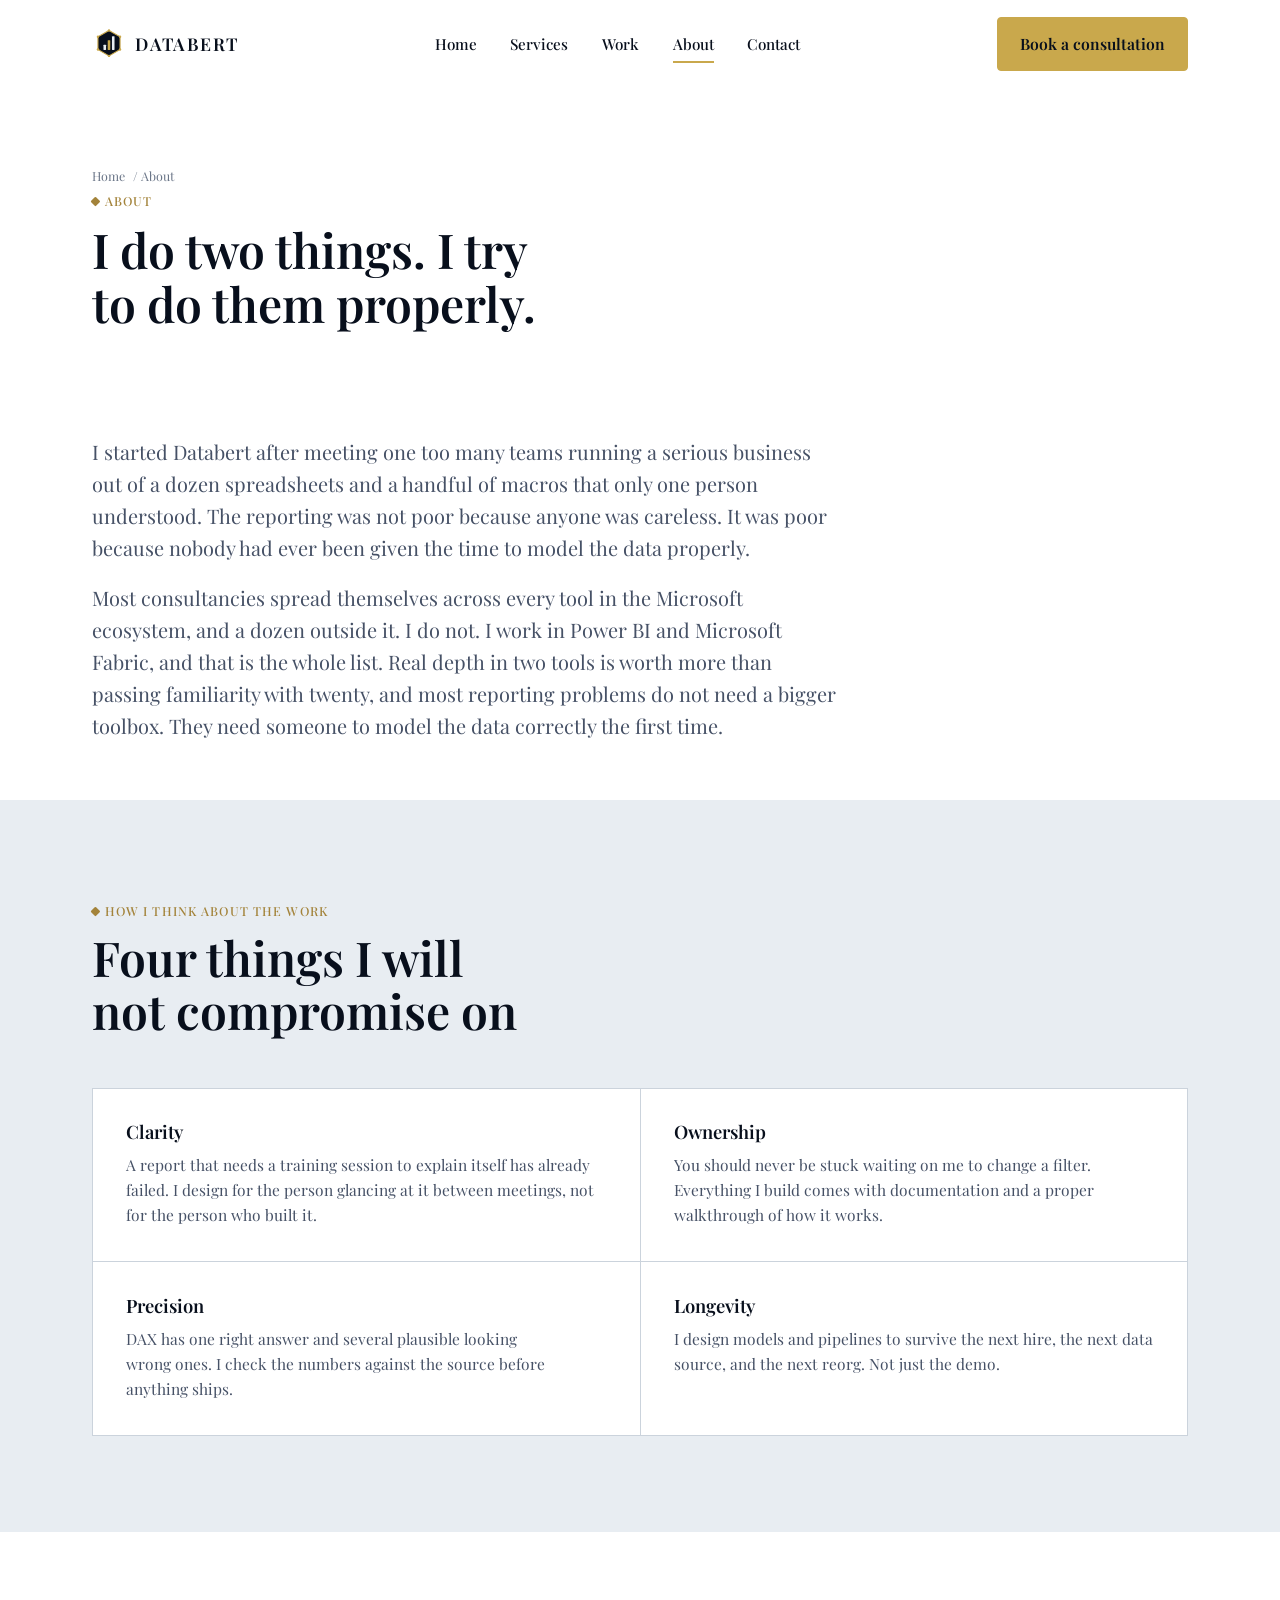
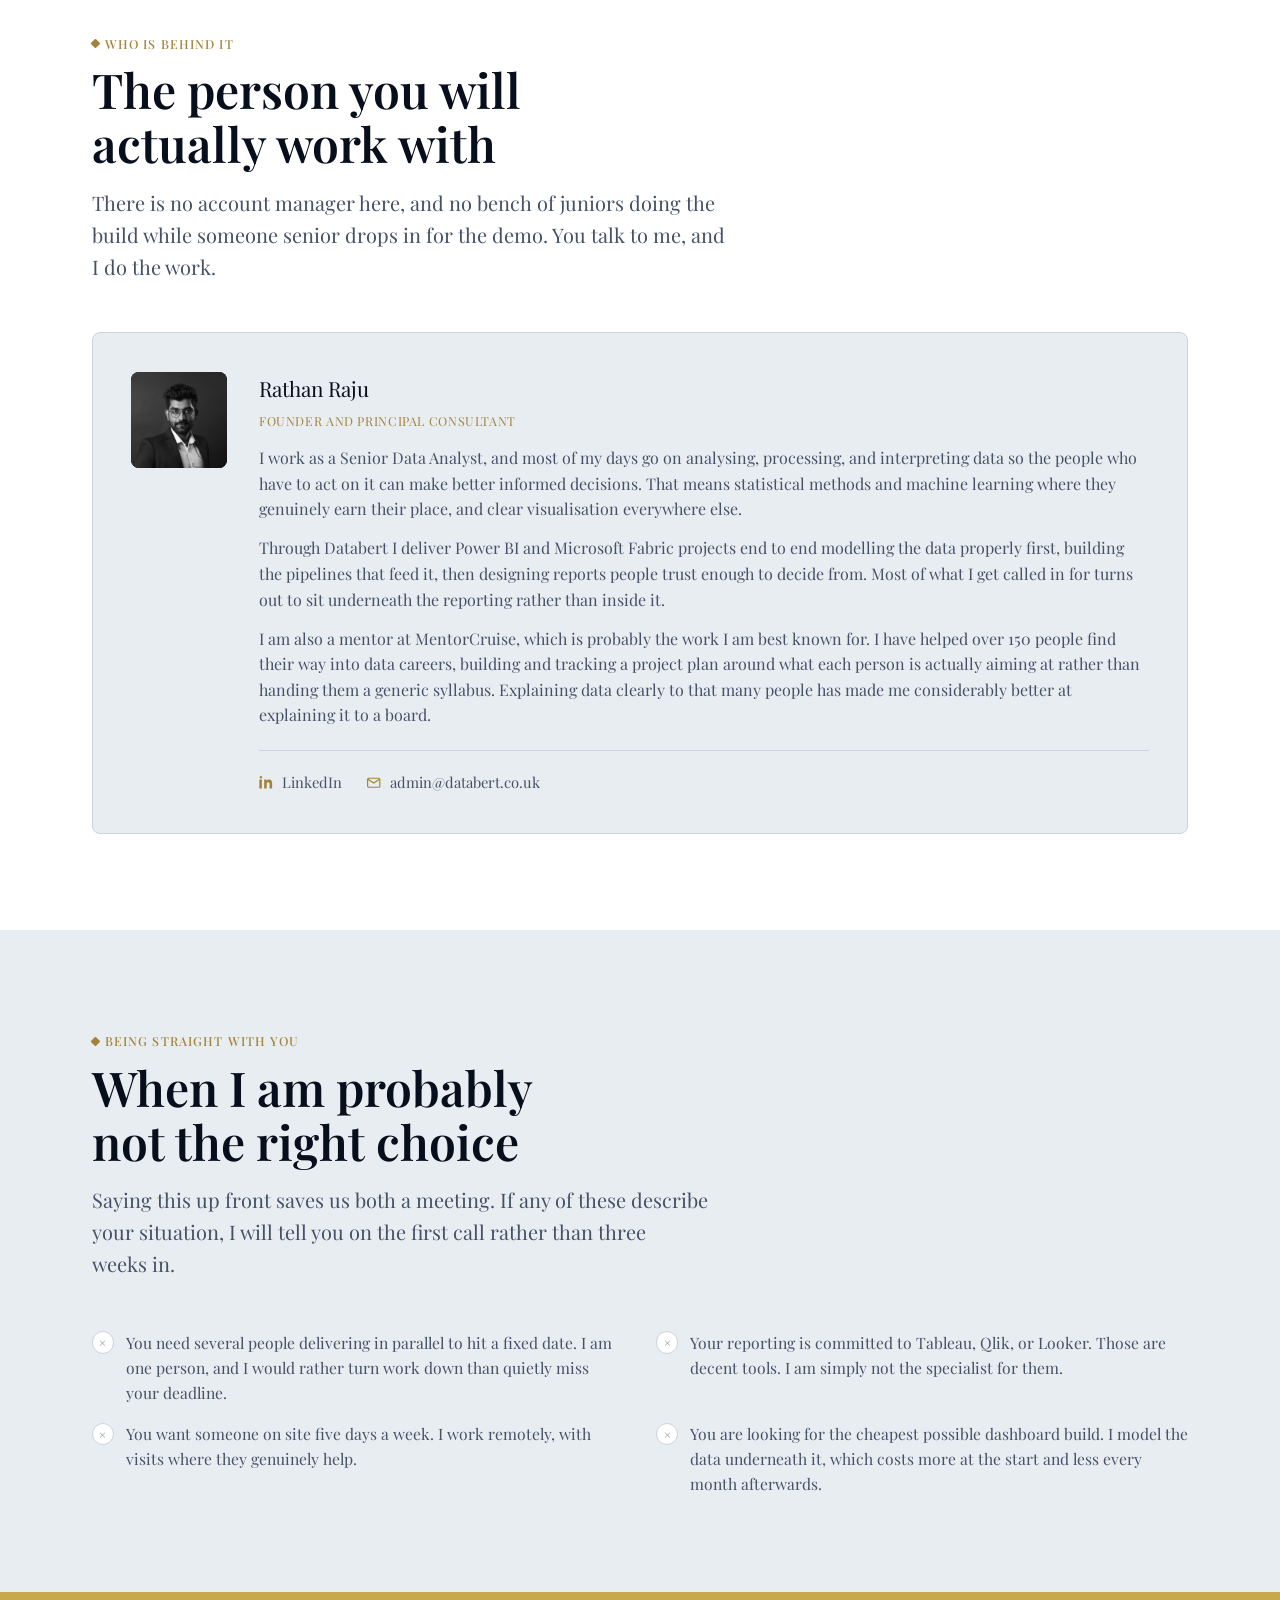
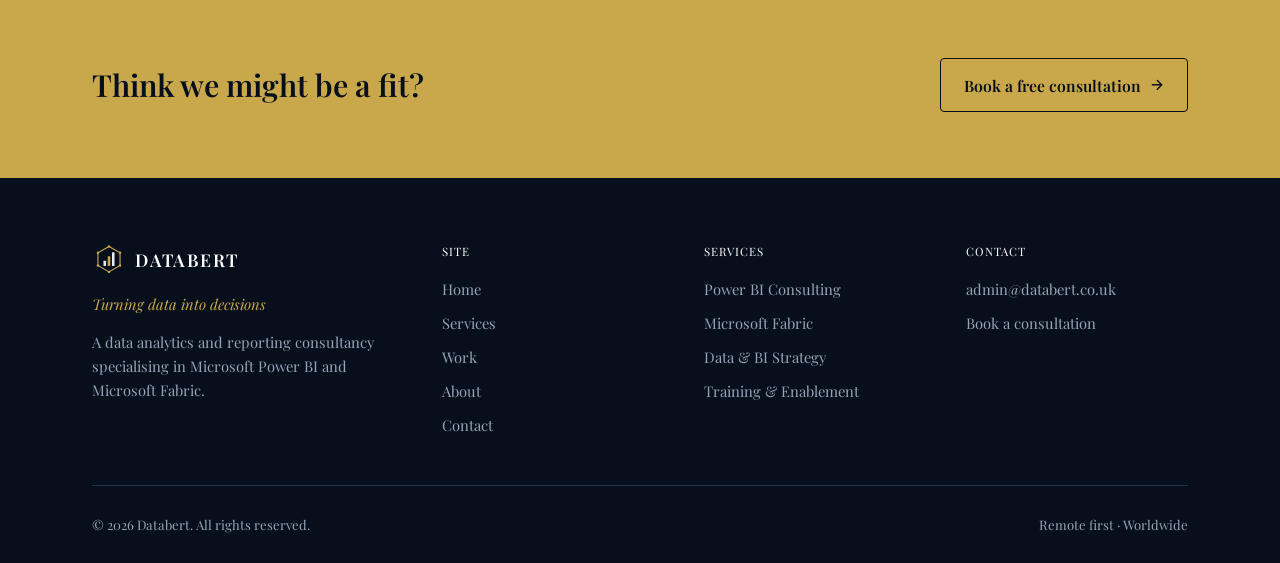
<file: databertwebsite/about.html>
<!DOCTYPE html>
<html lang="en">
<head>
<meta charset="UTF-8" />
<meta name="viewport" content="width=device-width, initial-scale=1.0" />
<title>About · Databert</title>
<meta name="description" content="Databert is Rathan Raju, a specialist consultancy working exclusively in Microsoft Power BI and Microsoft Fabric. Why I stay narrow, and how I think about the work." />
<link rel="canonical" href="https://www.databert.co.uk/about.html" />

<meta property="og:type" content="website" />
<meta property="og:title" content="About · Databert" />
<meta property="og:description" content="Rathan Raju, an independent consultancy working exclusively in Microsoft Power BI and Microsoft Fabric." />
<meta property="og:url" content="https://www.databert.co.uk/about.html" />
<meta name="twitter:card" content="summary" />

<link rel="icon" type="image/svg+xml" href="assets/favicon.svg" />
<link rel="preconnect" href="https://fonts.googleapis.com" />
<link rel="preconnect" href="https://fonts.gstatic.com" crossorigin />
<link href="https://fonts.googleapis.com/css2?family=Playfair+Display:ital,wght@0,400;0,500;0,600;0,700;0,800;1,400;1,500;1,600;1,700&amp;display=swap" rel="stylesheet" />
<link rel="stylesheet" href="css/style.css" />
</head>
<body>

<header class="site-header">
  <div class="container nav">
    <a href="index.html" class="nav__brand">
      <svg class="nav__mark" viewBox="0 0 40 40" fill="none" xmlns="http://www.w3.org/2000/svg" aria-hidden="true">
        <path d="M20,4 L33,11.5 L33,26.5 L20,34 L7,26.5 L7,11.5 Z" fill="#080F1C" stroke="#C9A84C" stroke-width="1.3"/>
        <circle cx="20" cy="4" r="1.4" fill="#C9A84C"/>
        <circle cx="33" cy="11.5" r="1.4" fill="#C9A84C"/>
        <circle cx="33" cy="26.5" r="1.4" fill="#C9A84C"/>
        <circle cx="20" cy="34" r="1.4" fill="#C9A84C"/>
        <circle cx="7" cy="26.5" r="1.4" fill="#C9A84C"/>
        <circle cx="7" cy="11.5" r="1.4" fill="#C9A84C"/>
        <rect x="13.5" y="21" width="3" height="6" rx="0.5" fill="#E8EDF2"/>
        <rect x="18.5" y="15.5" width="3" height="11.5" rx="0.5" fill="#C9A84C"/>
        <rect x="23.5" y="11" width="3" height="16" rx="0.5" fill="#E8EDF2"/>
      </svg>
      <span class="nav__word">Databert</span>
    </a>
    <nav class="nav__links" aria-label="Primary">
      <a class="nav__link" href="index.html">Home</a>
      <a class="nav__link" href="services.html">Services</a>
      <a class="nav__link" href="work.html">Work</a>
      <a class="nav__link" href="about.html">About</a>
      <a class="nav__link" href="contact.html">Contact</a>
      <a class="btn btn--primary nav__cta--mobile" href="contact.html">Book a consultation</a>
    </nav>
    <div class="nav__right">
      <a class="btn btn--primary nav__cta--desktop" href="contact.html">Book a consultation</a>
      <button class="nav__toggle" aria-label="Toggle menu" aria-expanded="false">
        <span></span><span></span><span></span>
      </button>
    </div>
  </div>
</header>

<main>

  <section class="page-header">
    <div class="container">
      <div class="breadcrumb"><a href="index.html">Home</a> / About</div>
      <span class="eyebrow">About</span>
      <h1 class="page-header__title">I do two things. I try to do them properly.</h1>
    </div>
  </section>

  <section class="section section--tight">
    <div class="container">
      <p class="prose">I started Databert after meeting one too many teams running a serious business out of a dozen spreadsheets and a handful of macros that only one person understood. The reporting was not poor because anyone was careless. It was poor because nobody had ever been given the time to model the data properly.</p>
      <p class="prose">Most consultancies spread themselves across every tool in the Microsoft ecosystem, and a dozen outside it. I do not. I work in Power BI and Microsoft Fabric, and that is the whole list. Real depth in two tools is worth more than passing familiarity with twenty, and most reporting problems do not need a bigger toolbox. They need someone to model the data correctly the first time.</p>
    </div>
  </section>

  <!-- ============ VALUES ============ -->
  <section class="section section--alt">
    <div class="container">
      <div class="section__head">
        <span class="eyebrow">How I think about the work</span>
        <h2 class="section__title">Four things I will not compromise on</h2>
      </div>

      <div class="value-grid">
        <div class="value-card">
          <h3 class="value-card__title">Clarity</h3>
          <p class="value-card__desc">A report that needs a training session to explain itself has already failed. I design for the person glancing at it between meetings, not for the person who built it.</p>
        </div>
        <div class="value-card">
          <h3 class="value-card__title">Ownership</h3>
          <p class="value-card__desc">You should never be stuck waiting on me to change a filter. Everything I build comes with documentation and a proper walkthrough of how it works.</p>
        </div>
        <div class="value-card">
          <h3 class="value-card__title">Precision</h3>
          <p class="value-card__desc">DAX has one right answer and several plausible looking wrong ones. I check the numbers against the source before anything ships.</p>
        </div>
        <div class="value-card">
          <h3 class="value-card__title">Longevity</h3>
          <p class="value-card__desc">I design models and pipelines to survive the next hire, the next data source, and the next reorg. Not just the demo.</p>
        </div>
      </div>
    </div>
  </section>

  <!-- ============ FOUNDER ============ -->
  <section class="section">
    <div class="container">
      <div class="section__head">
        <span class="eyebrow">Who is behind it</span>
        <h2 class="section__title">The person you will actually work with</h2>
        <p class="section__lead">There is no account manager here, and no bench of juniors doing the build while someone senior drops in for the demo. You talk to me, and I do the work.</p>
      </div>

      <!--
        HEADSHOT: the photo is assets/Rathan Raju.jpg. To change it, replace
        that file, or point the src below at a new one.
        The crop favours the top of the frame so a portrait photo keeps the
        face; adjust object-position on .founder__photo in style.css to nudge it.
        If the file is missing, the dark tile below shows the name instead.
      -->
      <div class="founder">
        <div class="founder__avatar">
          <img class="founder__photo" src="assets/Rathan Raju.jpg" alt="Rathan Raju" width="400" height="400" />
        </div>
        <div>
          <div class="founder__name">Rathan Raju</div>
          <div class="founder__role">Founder and Principal Consultant</div>
          <p class="founder__bio">I work as a Senior Data Analyst, and most of my days go on analysing, processing, and interpreting data so the people who have to act on it can make better informed decisions. That means statistical methods and machine learning where they genuinely earn their place, and clear visualisation everywhere else.</p>
          <p class="founder__bio">Through Databert I deliver Power BI and Microsoft Fabric projects end to end modelling the data properly first, building the pipelines that feed it, then designing reports people trust enough to decide from. Most of what I get called in for turns out to sit underneath the reporting rather than inside it.</p>
          <p class="founder__bio">I am also a mentor at MentorCruise, which is probably the work I am best known for. I have helped over 150 people find their way into data careers, building and tracking a project plan around what each person is actually aiming at rather than handing them a generic syllabus. Explaining data clearly to that many people has made me considerably better at explaining it to a board.</p>

          <div class="founder__links">
            <a href="https://www.linkedin.com/in/rathan-raju/" target="_blank" rel="noopener">
              <svg viewBox="0 0 24 24" fill="currentColor" aria-hidden="true"><path d="M4.98 3.5a2 2 0 1 1-4 0 2 2 0 0 1 4 0zM.5 21h4V7h-4v14zM8 7h3.8v1.9h.05c.53-1 1.83-2.05 3.77-2.05 4.03 0 4.78 2.65 4.78 6.1V21h-4v-6.2c0-1.48-.03-3.38-2.06-3.38-2.06 0-2.38 1.61-2.38 3.27V21H8V7z"/></svg>
              LinkedIn
            </a>
            <a href="mailto:admin@databert.co.uk">
              <svg viewBox="0 0 24 24" fill="none" stroke="currentColor" stroke-width="1.8" aria-hidden="true"><rect x="2.5" y="5" width="19" height="14" rx="2"/><path d="m3.5 7 8.5 5.5L20.5 7" stroke-linecap="round" stroke-linejoin="round"/></svg>
              admin@databert.co.uk
            </a>
            <!--
              To add more, copy one of the blocks above and change the href and label.
              MentorCruise:
              <a href="YOUR_MENTORCRUISE_URL" target="_blank" rel="noopener">MentorCruise</a>
            -->
          </div>
        </div>
      </div>
    </div>
  </section>

  <!-- ============ HONEST FIT ============ -->
  <section class="section section--alt">
    <div class="container">
      <div class="section__head">
        <span class="eyebrow">Being straight with you</span>
        <h2 class="section__title">When I am probably not the right choice</h2>
        <p class="section__lead">Saying this up front saves us both a meeting. If any of these describe your situation, I will tell you on the first call rather than three weeks in.</p>
      </div>

      <div class="fit-list">
        <div class="fit-item">
          <span class="fit-item__mark" aria-hidden="true">&times;</span>
          <p>You need several people delivering in parallel to hit a fixed date. I am one person, and I would rather turn work down than quietly miss your deadline.</p>
        </div>
        <div class="fit-item">
          <span class="fit-item__mark" aria-hidden="true">&times;</span>
          <p>Your reporting is committed to Tableau, Qlik, or Looker. Those are decent tools. I am simply not the specialist for them.</p>
        </div>
        <div class="fit-item">
          <span class="fit-item__mark" aria-hidden="true">&times;</span>
          <p>You want someone on site five days a week. I work remotely, with visits where they genuinely help.</p>
        </div>
        <div class="fit-item">
          <span class="fit-item__mark" aria-hidden="true">&times;</span>
          <p>You are looking for the cheapest possible dashboard build. I model the data underneath it, which costs more at the start and less every month afterwards.</p>
        </div>
      </div>
    </div>
  </section>

  <!-- ============ CTA BAND ============ -->
  <section class="cta-band">
    <div class="container cta-band__inner">
      <h2 class="cta-band__title">Think we might be a fit?</h2>
      <a href="contact.html" class="btn btn--ghost">
        Book a free consultation
        <svg class="btn__arrow" viewBox="0 0 16 16" fill="none" xmlns="http://www.w3.org/2000/svg" aria-hidden="true"><path d="M3.5 8h9M8.5 3.5 13 8l-4.5 4.5" stroke="currentColor" stroke-width="1.5" stroke-linecap="round" stroke-linejoin="round"/></svg>
      </a>
    </div>
  </section>

</main>

<footer class="site-footer">
  <div class="container">
    <div class="footer__grid">
      <div>
        <a href="index.html" class="footer__brand">
          <svg class="nav__mark" viewBox="0 0 40 40" fill="none" xmlns="http://www.w3.org/2000/svg" aria-hidden="true">
            <path d="M20,4 L33,11.5 L33,26.5 L20,34 L7,26.5 L7,11.5 Z" fill="#080F1C" stroke="#C9A84C" stroke-width="1.3"/>
            <circle cx="20" cy="4" r="1.4" fill="#C9A84C"/>
            <circle cx="33" cy="11.5" r="1.4" fill="#C9A84C"/>
            <circle cx="33" cy="26.5" r="1.4" fill="#C9A84C"/>
            <circle cx="20" cy="34" r="1.4" fill="#C9A84C"/>
            <circle cx="7" cy="26.5" r="1.4" fill="#C9A84C"/>
            <circle cx="7" cy="11.5" r="1.4" fill="#C9A84C"/>
            <rect x="13.5" y="21" width="3" height="6" rx="0.5" fill="#E8EDF2"/>
            <rect x="18.5" y="15.5" width="3" height="11.5" rx="0.5" fill="#C9A84C"/>
            <rect x="23.5" y="11" width="3" height="16" rx="0.5" fill="#E8EDF2"/>
          </svg>
          <span class="nav__word">Databert</span>
        </a>
        <p class="footer__tagline">Turning data into decisions</p>
        <p class="footer__desc">A data analytics and reporting consultancy specialising in Microsoft Power BI and Microsoft Fabric.</p>
      </div>

      <div>
        <div class="footer__heading">Site</div>
        <div class="footer__links">
          <a href="index.html">Home</a>
          <a href="services.html">Services</a>
          <a href="work.html">Work</a>
          <a href="about.html">About</a>
          <a href="contact.html">Contact</a>
        </div>
      </div>

      <div>
        <div class="footer__heading">Services</div>
        <div class="footer__links">
          <a href="services.html#power-bi">Power BI Consulting</a>
          <a href="services.html#fabric">Microsoft Fabric</a>
          <a href="services.html#strategy">Data &amp; BI Strategy</a>
          <a href="services.html#training">Training &amp; Enablement</a>
        </div>
      </div>

      <div>
        <div class="footer__heading">Contact</div>
        <div class="footer__links">
          <a href="mailto:admin@databert.co.uk">admin@databert.co.uk</a>
          <a href="contact.html">Book a consultation</a>
        </div>
      </div>
    </div>

    <div class="footer__bottom">
      <span>© <span data-year>2026</span> Databert. All rights reserved.</span>
      <span>Remote first · Worldwide</span>
    </div>
  </div>
</footer>

<script src="js/main.js"></script>
</body>
</html>
</file>
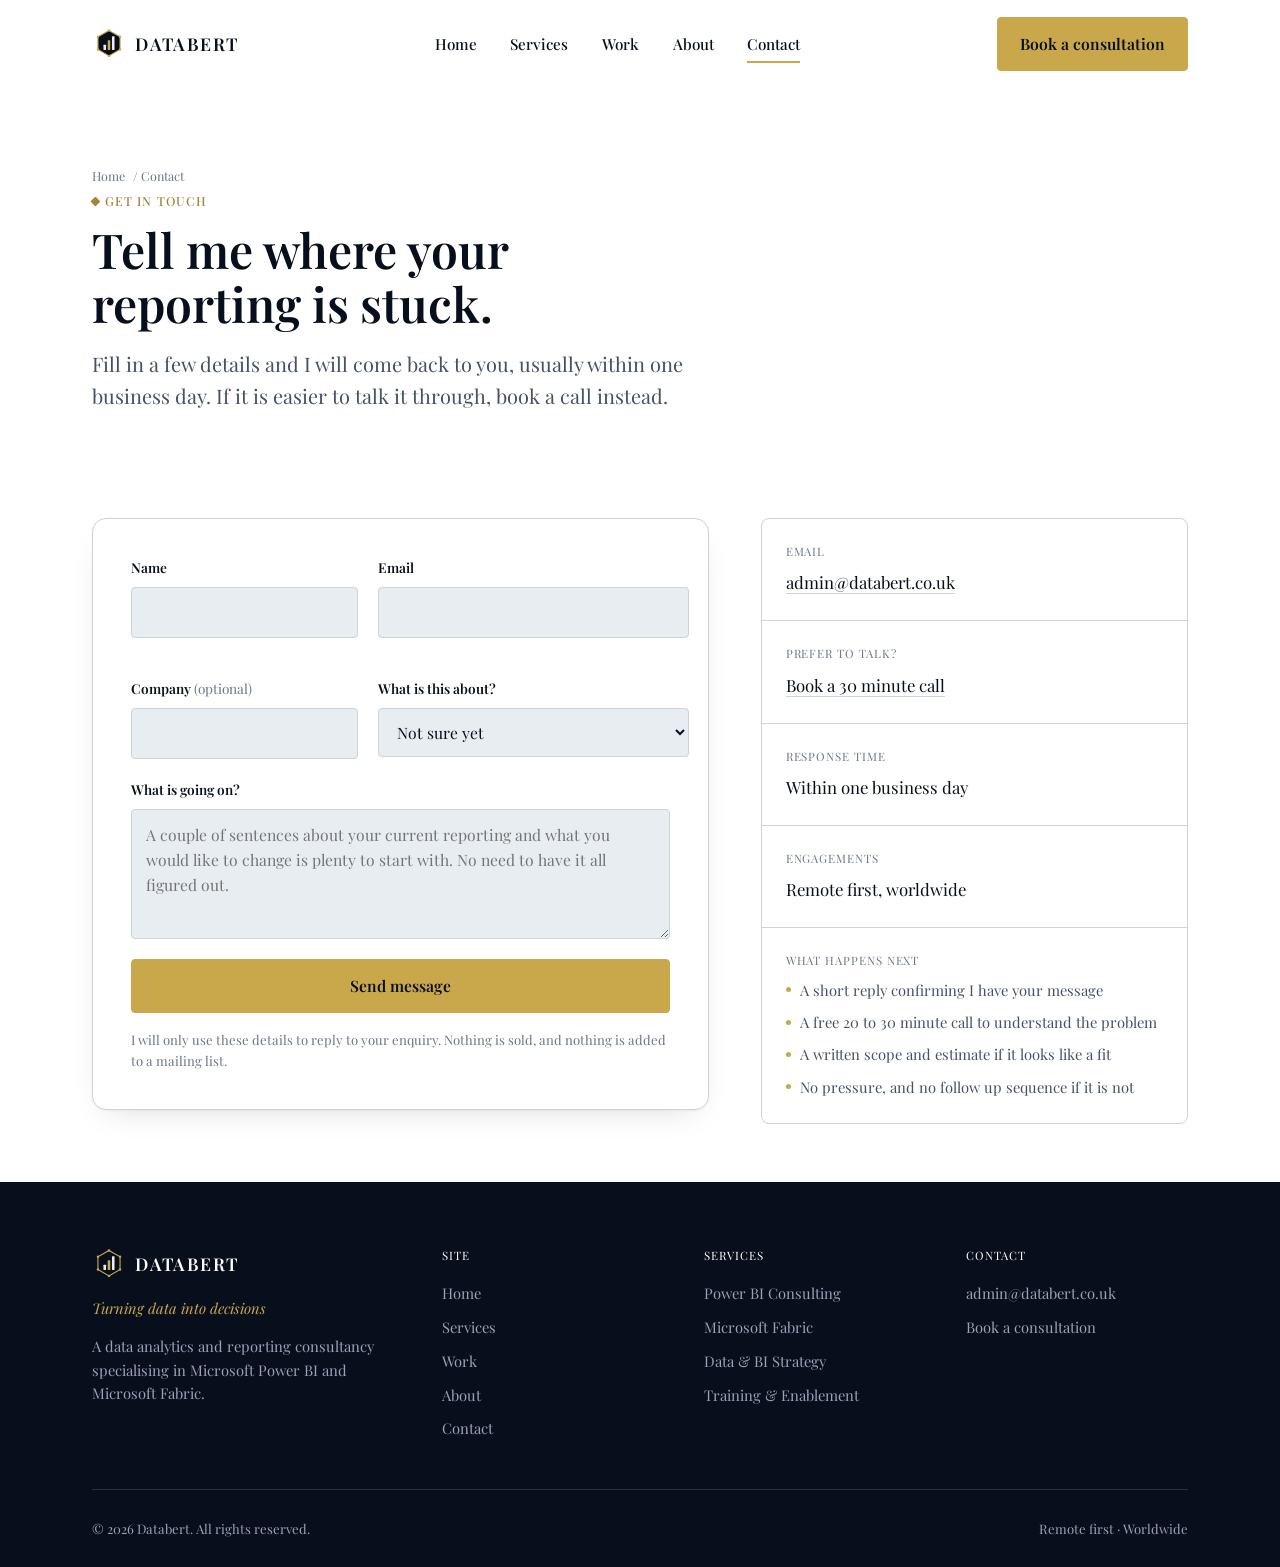
<file: databertwebsite/contact.html>
<!DOCTYPE html>
<html lang="en">
<head>
<meta charset="UTF-8" />
<meta name="viewport" content="width=device-width, initial-scale=1.0" />
<title>Contact · Databert</title>
<meta name="description" content="Tell Databert where your Power BI or Microsoft Fabric reporting is stuck. I usually reply within one business day." />
<link rel="canonical" href="https://www.databert.co.uk/contact.html" />

<meta property="og:type" content="website" />
<meta property="og:title" content="Contact · Databert" />
<meta property="og:description" content="Tell me where your reporting is stuck. I usually reply within one business day." />
<meta property="og:url" content="https://www.databert.co.uk/contact.html" />
<meta name="twitter:card" content="summary" />

<link rel="icon" type="image/svg+xml" href="assets/favicon.svg" />
<link rel="preconnect" href="https://fonts.googleapis.com" />
<link rel="preconnect" href="https://fonts.gstatic.com" crossorigin />
<link href="https://fonts.googleapis.com/css2?family=Playfair+Display:ital,wght@0,400;0,500;0,600;0,700;0,800;1,400;1,500;1,600;1,700&amp;display=swap" rel="stylesheet" />
<link rel="stylesheet" href="css/style.css" />
</head>
<body>

<header class="site-header">
  <div class="container nav">
    <a href="index.html" class="nav__brand">
      <svg class="nav__mark" viewBox="0 0 40 40" fill="none" xmlns="http://www.w3.org/2000/svg" aria-hidden="true">
        <path d="M20,4 L33,11.5 L33,26.5 L20,34 L7,26.5 L7,11.5 Z" fill="#080F1C" stroke="#C9A84C" stroke-width="1.3"/>
        <circle cx="20" cy="4" r="1.4" fill="#C9A84C"/>
        <circle cx="33" cy="11.5" r="1.4" fill="#C9A84C"/>
        <circle cx="33" cy="26.5" r="1.4" fill="#C9A84C"/>
        <circle cx="20" cy="34" r="1.4" fill="#C9A84C"/>
        <circle cx="7" cy="26.5" r="1.4" fill="#C9A84C"/>
        <circle cx="7" cy="11.5" r="1.4" fill="#C9A84C"/>
        <rect x="13.5" y="21" width="3" height="6" rx="0.5" fill="#E8EDF2"/>
        <rect x="18.5" y="15.5" width="3" height="11.5" rx="0.5" fill="#C9A84C"/>
        <rect x="23.5" y="11" width="3" height="16" rx="0.5" fill="#E8EDF2"/>
      </svg>
      <span class="nav__word">Databert</span>
    </a>
    <nav class="nav__links" aria-label="Primary">
      <a class="nav__link" href="index.html">Home</a>
      <a class="nav__link" href="services.html">Services</a>
      <a class="nav__link" href="work.html">Work</a>
      <a class="nav__link" href="about.html">About</a>
      <a class="nav__link" href="contact.html">Contact</a>
      <a class="btn btn--primary nav__cta--mobile" href="contact.html">Book a consultation</a>
    </nav>
    <div class="nav__right">
      <a class="btn btn--primary nav__cta--desktop" href="contact.html">Book a consultation</a>
      <button class="nav__toggle" aria-label="Toggle menu" aria-expanded="false">
        <span></span><span></span><span></span>
      </button>
    </div>
  </div>
</header>

<main>

  <section class="page-header">
    <div class="container">
      <div class="breadcrumb"><a href="index.html">Home</a> / Contact</div>
      <span class="eyebrow">Get in touch</span>
      <h1 class="page-header__title">Tell me where your reporting is stuck.</h1>
      <p class="page-header__lead">Fill in a few details and I will come back to you, usually within one business day. If it is easier to talk it through, book a call instead.</p>
    </div>
  </section>

  <section class="section section--tight">
    <div class="container contact-grid">

      <div class="form-panel">
        <form id="contact-form" action="/api/contact" method="post" novalidate>
          <div class="form__field form__honeypot" aria-hidden="true">
            <label for="website">Leave this field empty</label>
            <input type="text" id="website" name="website" tabindex="-1" autocomplete="off" />
          </div>

          <div class="form__grid">
            <div class="form__field">
              <label for="name">Name</label>
              <input type="text" id="name" name="name" autocomplete="name" required />
            </div>
            <div class="form__field">
              <label for="email">Email</label>
              <input type="email" id="email" name="email" autocomplete="email" required />
            </div>
            <div class="form__field">
              <label for="company">Company <span class="optional">(optional)</span></label>
              <input type="text" id="company" name="company" autocomplete="organization" />
            </div>
            <div class="form__field">
              <label for="service">What is this about?</label>
              <select id="service" name="service">
                <option value="not-sure" selected>Not sure yet</option>
                <option value="power-bi">Power BI Consulting &amp; Development</option>
                <option value="fabric">Microsoft Fabric Implementation</option>
                <option value="strategy">Data &amp; BI Strategy</option>
                <option value="reporting">Reporting Modernization</option>
                <option value="data-warehousing">Data Warehousing &amp; Pipelines</option>
                <option value="training">Training &amp; Enablement</option>
              </select>
            </div>
          </div>

          <div class="form__field form__field--full">
            <label for="message">What is going on?</label>
            <textarea id="message" name="message" required placeholder="A couple of sentences about your current reporting and what you would like to change is plenty to start with. No need to have it all figured out."></textarea>
          </div>

          <button type="submit" class="btn btn--primary btn--block">Send message</button>

          <div id="form-status" class="form__status" role="status" aria-live="polite"></div>

          <p class="form__fineprint">I will only use these details to reply to your enquiry. Nothing is sold, and nothing is added to a mailing list.</p>
        </form>
      </div>

      <div class="contact-side">
        <div class="contact-side__item">
          <div class="contact-side__label">Email</div>
          <div class="contact-side__value"><a href="mailto:admin@databert.co.uk">admin@databert.co.uk</a></div>
        </div>
        <div class="contact-side__item">
          <div class="contact-side__label">Prefer to talk?</div>
          <div class="contact-side__value"><a href="https://calendly.com/admin-databert/30min" target="_blank" rel="noopener">Book a 30 minute call</a></div>
        </div>
        <div class="contact-side__item">
          <div class="contact-side__label">Response time</div>
          <div class="contact-side__value">Within one business day</div>
        </div>
        <div class="contact-side__item">
          <div class="contact-side__label">Engagements</div>
          <div class="contact-side__value">Remote first, worldwide</div>
        </div>
        <div class="contact-side__item">
          <div class="contact-side__label">What happens next</div>
          <ul class="contact-side__list">
            <li>A short reply confirming I have your message</li>
            <li>A free 20 to 30 minute call to understand the problem</li>
            <li>A written scope and estimate if it looks like a fit</li>
            <li>No pressure, and no follow up sequence if it is not</li>
          </ul>
        </div>
      </div>

    </div>
  </section>

</main>

<footer class="site-footer">
  <div class="container">
    <div class="footer__grid">
      <div>
        <a href="index.html" class="footer__brand">
          <svg class="nav__mark" viewBox="0 0 40 40" fill="none" xmlns="http://www.w3.org/2000/svg" aria-hidden="true">
            <path d="M20,4 L33,11.5 L33,26.5 L20,34 L7,26.5 L7,11.5 Z" fill="#080F1C" stroke="#C9A84C" stroke-width="1.3"/>
            <circle cx="20" cy="4" r="1.4" fill="#C9A84C"/>
            <circle cx="33" cy="11.5" r="1.4" fill="#C9A84C"/>
            <circle cx="33" cy="26.5" r="1.4" fill="#C9A84C"/>
            <circle cx="20" cy="34" r="1.4" fill="#C9A84C"/>
            <circle cx="7" cy="26.5" r="1.4" fill="#C9A84C"/>
            <circle cx="7" cy="11.5" r="1.4" fill="#C9A84C"/>
            <rect x="13.5" y="21" width="3" height="6" rx="0.5" fill="#E8EDF2"/>
            <rect x="18.5" y="15.5" width="3" height="11.5" rx="0.5" fill="#C9A84C"/>
            <rect x="23.5" y="11" width="3" height="16" rx="0.5" fill="#E8EDF2"/>
          </svg>
          <span class="nav__word">Databert</span>
        </a>
        <p class="footer__tagline">Turning data into decisions</p>
        <p class="footer__desc">A data analytics and reporting consultancy specialising in Microsoft Power BI and Microsoft Fabric.</p>
      </div>

      <div>
        <div class="footer__heading">Site</div>
        <div class="footer__links">
          <a href="index.html">Home</a>
          <a href="services.html">Services</a>
          <a href="work.html">Work</a>
          <a href="about.html">About</a>
          <a href="contact.html">Contact</a>
        </div>
      </div>

      <div>
        <div class="footer__heading">Services</div>
        <div class="footer__links">
          <a href="services.html#power-bi">Power BI Consulting</a>
          <a href="services.html#fabric">Microsoft Fabric</a>
          <a href="services.html#strategy">Data &amp; BI Strategy</a>
          <a href="services.html#training">Training &amp; Enablement</a>
        </div>
      </div>

      <div>
        <div class="footer__heading">Contact</div>
        <div class="footer__links">
          <a href="mailto:admin@databert.co.uk">admin@databert.co.uk</a>
          <a href="contact.html">Book a consultation</a>
        </div>
      </div>
    </div>

    <div class="footer__bottom">
      <span>© <span data-year>2026</span> Databert. All rights reserved.</span>
      <span>Remote first · Worldwide</span>
    </div>
  </div>
</footer>

<script src="js/main.js"></script>
</body>
</html>
</file>
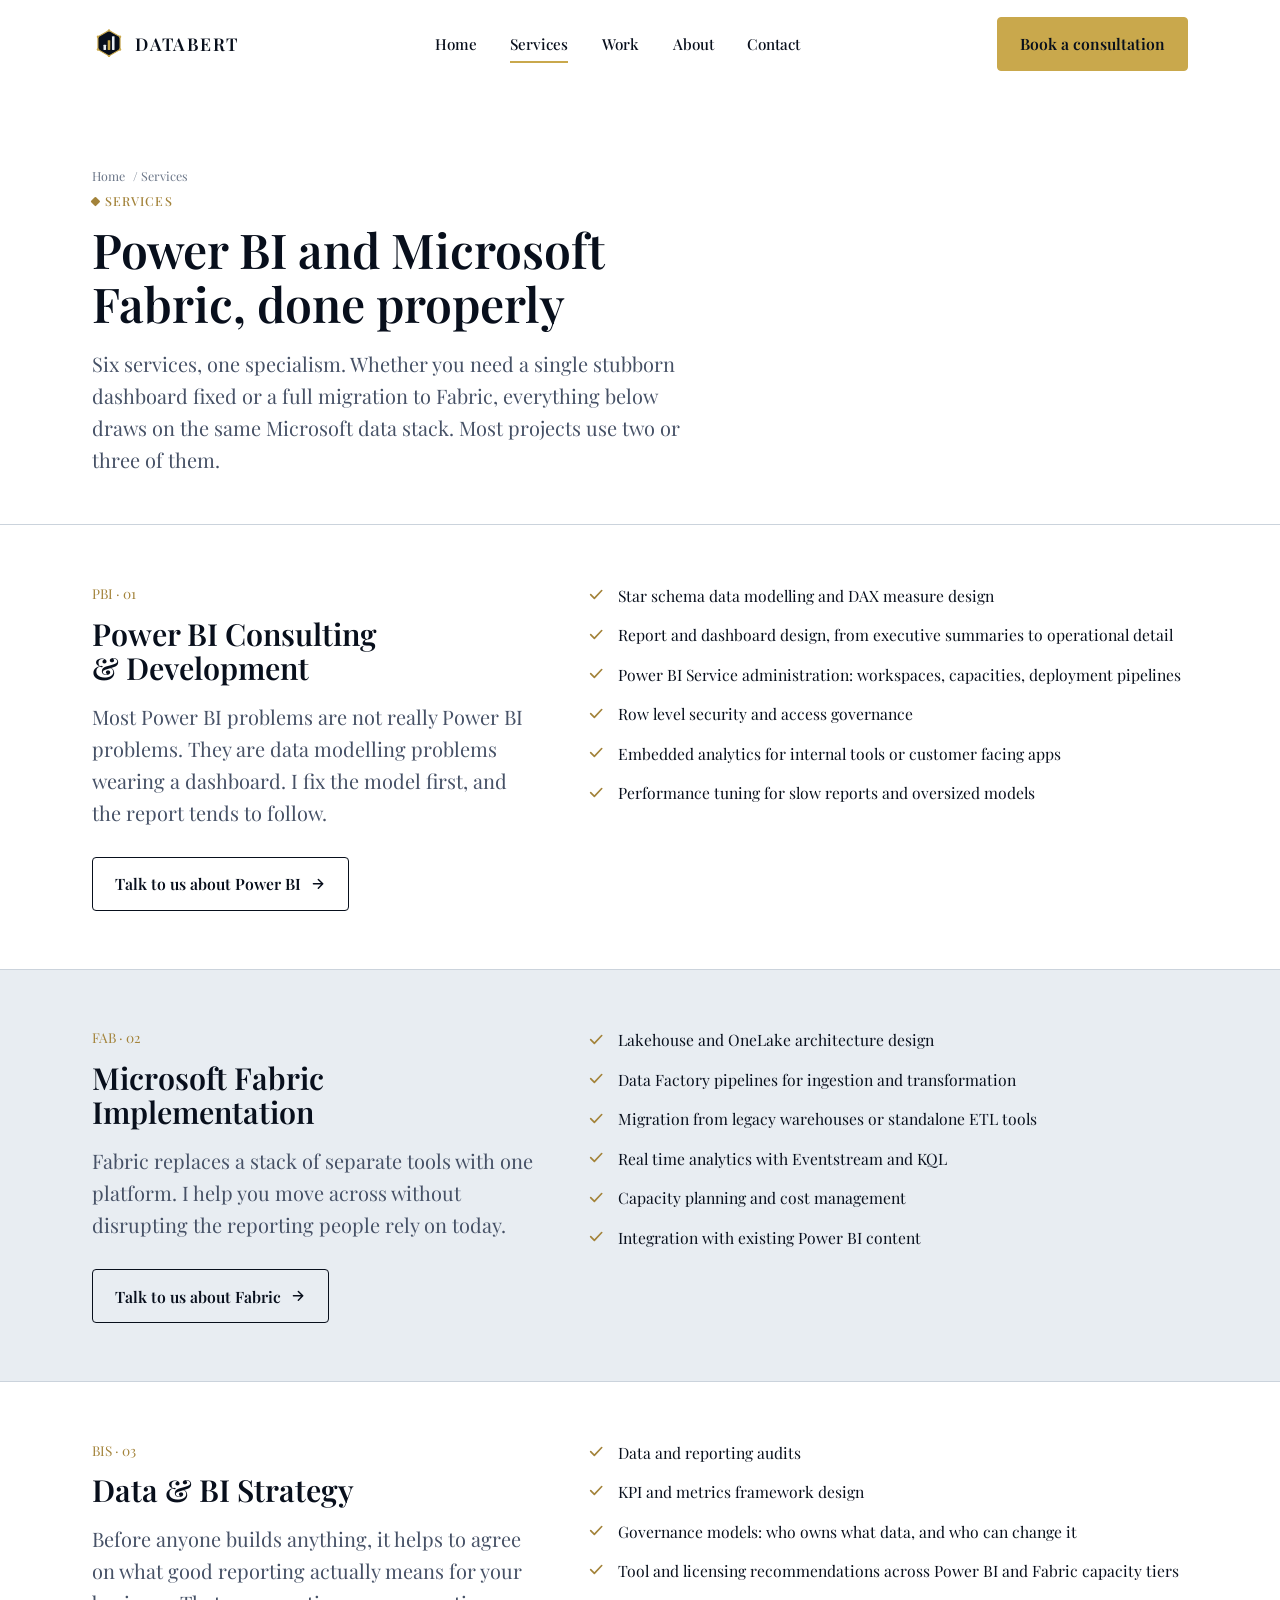
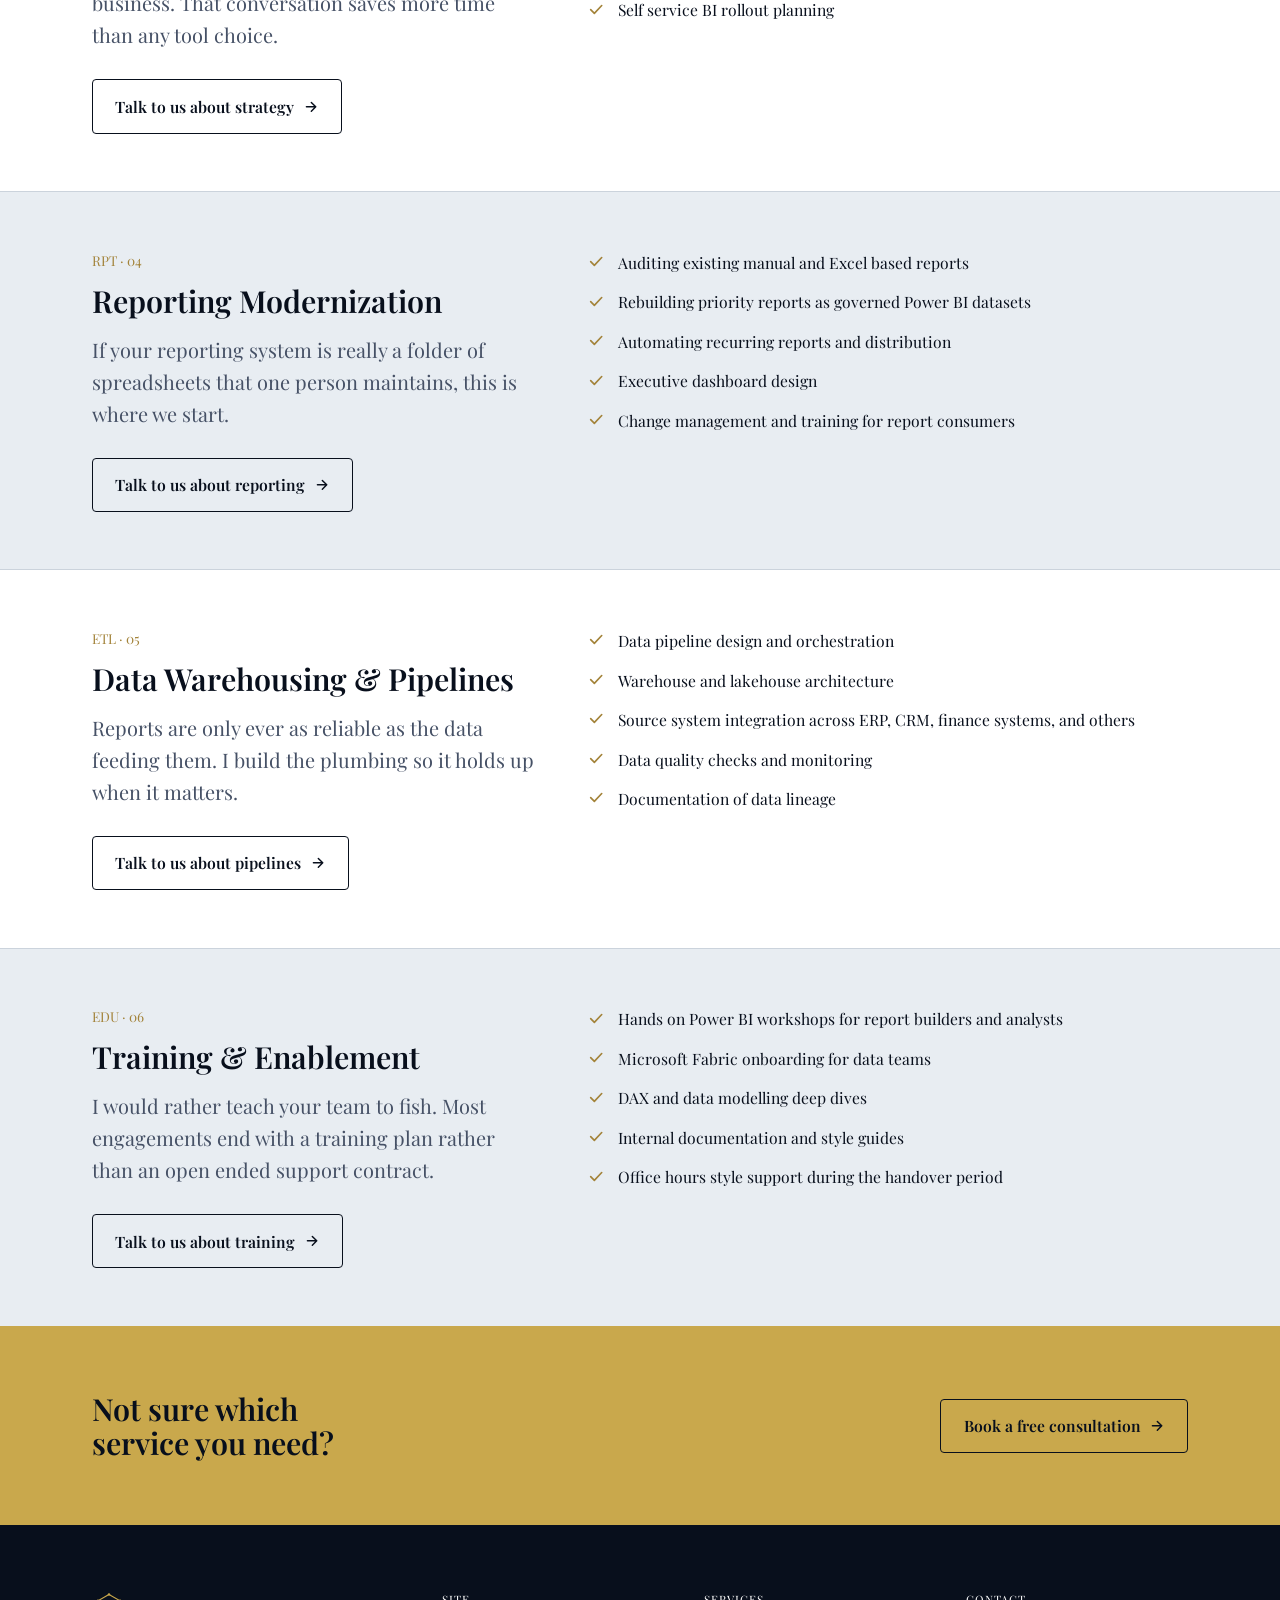
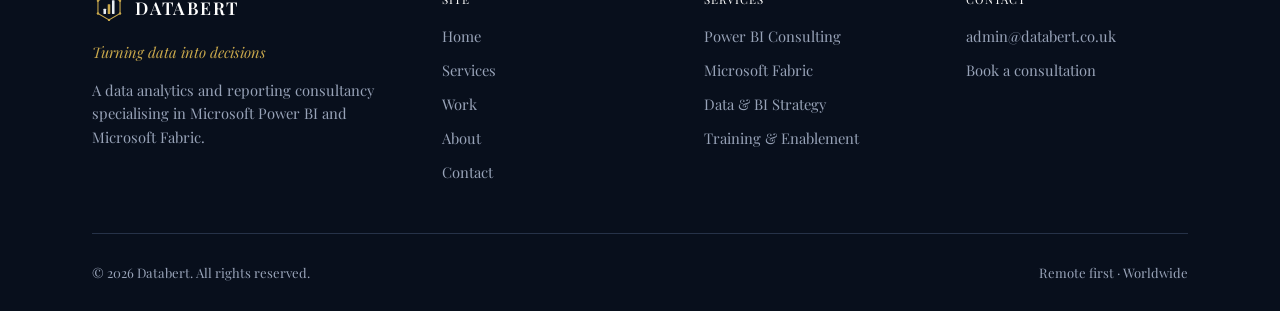
<file: databertwebsite/services.html>
<!DOCTYPE html>
<html lang="en">
<head>
<meta charset="UTF-8" />
<meta name="viewport" content="width=device-width, initial-scale=1.0" />
<title>Services · Databert</title>
<meta name="description" content="Power BI consulting, Microsoft Fabric implementation, data and BI strategy, reporting modernization, data warehousing, and training, all from one specialist consultancy." />
<link rel="canonical" href="https://www.databert.co.uk/services.html" />

<meta property="og:type" content="website" />
<meta property="og:title" content="Services · Databert" />
<meta property="og:description" content="Power BI consulting, Microsoft Fabric implementation, data & BI strategy, reporting modernization, data warehousing, and training." />
<meta property="og:url" content="https://www.databert.co.uk/services.html" />
<meta name="twitter:card" content="summary" />

<link rel="icon" type="image/svg+xml" href="assets/favicon.svg" />
<link rel="preconnect" href="https://fonts.googleapis.com" />
<link rel="preconnect" href="https://fonts.gstatic.com" crossorigin />
<link href="https://fonts.googleapis.com/css2?family=Playfair+Display:ital,wght@0,400;0,500;0,600;0,700;0,800;1,400;1,500;1,600;1,700&amp;display=swap" rel="stylesheet" />
<link rel="stylesheet" href="css/style.css" />
</head>
<body>

<header class="site-header">
  <div class="container nav">
    <a href="index.html" class="nav__brand">
      <svg class="nav__mark" viewBox="0 0 40 40" fill="none" xmlns="http://www.w3.org/2000/svg" aria-hidden="true">
        <path d="M20,4 L33,11.5 L33,26.5 L20,34 L7,26.5 L7,11.5 Z" fill="#080F1C" stroke="#C9A84C" stroke-width="1.3"/>
        <circle cx="20" cy="4" r="1.4" fill="#C9A84C"/>
        <circle cx="33" cy="11.5" r="1.4" fill="#C9A84C"/>
        <circle cx="33" cy="26.5" r="1.4" fill="#C9A84C"/>
        <circle cx="20" cy="34" r="1.4" fill="#C9A84C"/>
        <circle cx="7" cy="26.5" r="1.4" fill="#C9A84C"/>
        <circle cx="7" cy="11.5" r="1.4" fill="#C9A84C"/>
        <rect x="13.5" y="21" width="3" height="6" rx="0.5" fill="#E8EDF2"/>
        <rect x="18.5" y="15.5" width="3" height="11.5" rx="0.5" fill="#C9A84C"/>
        <rect x="23.5" y="11" width="3" height="16" rx="0.5" fill="#E8EDF2"/>
      </svg>
      <span class="nav__word">Databert</span>
    </a>
    <nav class="nav__links" aria-label="Primary">
      <a class="nav__link" href="index.html">Home</a>
      <a class="nav__link" href="services.html">Services</a>
      <a class="nav__link" href="work.html">Work</a>
      <a class="nav__link" href="about.html">About</a>
      <a class="nav__link" href="contact.html">Contact</a>
      <a class="btn btn--primary nav__cta--mobile" href="contact.html">Book a consultation</a>
    </nav>
    <div class="nav__right">
      <a class="btn btn--primary nav__cta--desktop" href="contact.html">Book a consultation</a>
      <button class="nav__toggle" aria-label="Toggle menu" aria-expanded="false">
        <span></span><span></span><span></span>
      </button>
    </div>
  </div>
</header>

<main>

  <section class="page-header">
    <div class="container">
      <div class="breadcrumb"><a href="index.html">Home</a> / Services</div>
      <span class="eyebrow">Services</span>
      <h1 class="page-header__title">Power BI and Microsoft Fabric, done properly</h1>
      <p class="page-header__lead">Six services, one specialism. Whether you need a single stubborn dashboard fixed or a full migration to Fabric, everything below draws on the same Microsoft data stack. Most projects use two or three of them.</p>
    </div>
  </section>

  <!-- ============ POWER BI ============ -->
  <section id="power-bi" class="service-detail">
    <div class="container service-detail__grid">
      <div>
        <span class="service-detail__code">PBI · 01</span>
        <h2 class="service-detail__title">Power BI Consulting &amp; Development</h2>
        <p class="service-detail__intro">Most Power BI problems are not really Power BI problems. They are data modelling problems wearing a dashboard. I fix the model first, and the report tends to follow.</p>
        <div class="service-detail__cta">
          <a href="contact.html?service=power-bi" class="btn btn--ghost">
            Talk to us about Power BI
            <svg class="btn__arrow" viewBox="0 0 16 16" fill="none" xmlns="http://www.w3.org/2000/svg" aria-hidden="true"><path d="M3.5 8h9M8.5 3.5 13 8l-4.5 4.5" stroke="currentColor" stroke-width="1.5" stroke-linecap="round" stroke-linejoin="round"/></svg>
          </a>
        </div>
      </div>
      <ul class="service-detail__list">
        <li><svg class="check" viewBox="0 0 20 20" fill="none" xmlns="http://www.w3.org/2000/svg" aria-hidden="true"><path d="M4 10.5 8 14.5 16 6" stroke="currentColor" stroke-width="1.8" stroke-linecap="round" stroke-linejoin="round"/></svg><span>Star schema data modelling and DAX measure design</span></li>
        <li><svg class="check" viewBox="0 0 20 20" fill="none" xmlns="http://www.w3.org/2000/svg" aria-hidden="true"><path d="M4 10.5 8 14.5 16 6" stroke="currentColor" stroke-width="1.8" stroke-linecap="round" stroke-linejoin="round"/></svg><span>Report and dashboard design, from executive summaries to operational detail</span></li>
        <li><svg class="check" viewBox="0 0 20 20" fill="none" xmlns="http://www.w3.org/2000/svg" aria-hidden="true"><path d="M4 10.5 8 14.5 16 6" stroke="currentColor" stroke-width="1.8" stroke-linecap="round" stroke-linejoin="round"/></svg><span>Power BI Service administration: workspaces, capacities, deployment pipelines</span></li>
        <li><svg class="check" viewBox="0 0 20 20" fill="none" xmlns="http://www.w3.org/2000/svg" aria-hidden="true"><path d="M4 10.5 8 14.5 16 6" stroke="currentColor" stroke-width="1.8" stroke-linecap="round" stroke-linejoin="round"/></svg><span>Row level security and access governance</span></li>
        <li><svg class="check" viewBox="0 0 20 20" fill="none" xmlns="http://www.w3.org/2000/svg" aria-hidden="true"><path d="M4 10.5 8 14.5 16 6" stroke="currentColor" stroke-width="1.8" stroke-linecap="round" stroke-linejoin="round"/></svg><span>Embedded analytics for internal tools or customer facing apps</span></li>
        <li><svg class="check" viewBox="0 0 20 20" fill="none" xmlns="http://www.w3.org/2000/svg" aria-hidden="true"><path d="M4 10.5 8 14.5 16 6" stroke="currentColor" stroke-width="1.8" stroke-linecap="round" stroke-linejoin="round"/></svg><span>Performance tuning for slow reports and oversized models</span></li>
      </ul>
    </div>
  </section>

  <!-- ============ FABRIC ============ -->
  <section id="fabric" class="service-detail section--alt">
    <div class="container service-detail__grid">
      <div>
        <span class="service-detail__code">FAB · 02</span>
        <h2 class="service-detail__title">Microsoft Fabric Implementation</h2>
        <p class="service-detail__intro">Fabric replaces a stack of separate tools with one platform. I help you move across without disrupting the reporting people rely on today.</p>
        <div class="service-detail__cta">
          <a href="contact.html?service=fabric" class="btn btn--ghost">
            Talk to us about Fabric
            <svg class="btn__arrow" viewBox="0 0 16 16" fill="none" xmlns="http://www.w3.org/2000/svg" aria-hidden="true"><path d="M3.5 8h9M8.5 3.5 13 8l-4.5 4.5" stroke="currentColor" stroke-width="1.5" stroke-linecap="round" stroke-linejoin="round"/></svg>
          </a>
        </div>
      </div>
      <ul class="service-detail__list">
        <li><svg class="check" viewBox="0 0 20 20" fill="none" xmlns="http://www.w3.org/2000/svg" aria-hidden="true"><path d="M4 10.5 8 14.5 16 6" stroke="currentColor" stroke-width="1.8" stroke-linecap="round" stroke-linejoin="round"/></svg><span>Lakehouse and OneLake architecture design</span></li>
        <li><svg class="check" viewBox="0 0 20 20" fill="none" xmlns="http://www.w3.org/2000/svg" aria-hidden="true"><path d="M4 10.5 8 14.5 16 6" stroke="currentColor" stroke-width="1.8" stroke-linecap="round" stroke-linejoin="round"/></svg><span>Data Factory pipelines for ingestion and transformation</span></li>
        <li><svg class="check" viewBox="0 0 20 20" fill="none" xmlns="http://www.w3.org/2000/svg" aria-hidden="true"><path d="M4 10.5 8 14.5 16 6" stroke="currentColor" stroke-width="1.8" stroke-linecap="round" stroke-linejoin="round"/></svg><span>Migration from legacy warehouses or standalone ETL tools</span></li>
        <li><svg class="check" viewBox="0 0 20 20" fill="none" xmlns="http://www.w3.org/2000/svg" aria-hidden="true"><path d="M4 10.5 8 14.5 16 6" stroke="currentColor" stroke-width="1.8" stroke-linecap="round" stroke-linejoin="round"/></svg><span>Real time analytics with Eventstream and KQL</span></li>
        <li><svg class="check" viewBox="0 0 20 20" fill="none" xmlns="http://www.w3.org/2000/svg" aria-hidden="true"><path d="M4 10.5 8 14.5 16 6" stroke="currentColor" stroke-width="1.8" stroke-linecap="round" stroke-linejoin="round"/></svg><span>Capacity planning and cost management</span></li>
        <li><svg class="check" viewBox="0 0 20 20" fill="none" xmlns="http://www.w3.org/2000/svg" aria-hidden="true"><path d="M4 10.5 8 14.5 16 6" stroke="currentColor" stroke-width="1.8" stroke-linecap="round" stroke-linejoin="round"/></svg><span>Integration with existing Power BI content</span></li>
      </ul>
    </div>
  </section>

  <!-- ============ STRATEGY ============ -->
  <section id="strategy" class="service-detail">
    <div class="container service-detail__grid">
      <div>
        <span class="service-detail__code">BIS · 03</span>
        <h2 class="service-detail__title">Data &amp; BI Strategy</h2>
        <p class="service-detail__intro">Before anyone builds anything, it helps to agree on what good reporting actually means for your business. That conversation saves more time than any tool choice.</p>
        <div class="service-detail__cta">
          <a href="contact.html?service=strategy" class="btn btn--ghost">
            Talk to us about strategy
            <svg class="btn__arrow" viewBox="0 0 16 16" fill="none" xmlns="http://www.w3.org/2000/svg" aria-hidden="true"><path d="M3.5 8h9M8.5 3.5 13 8l-4.5 4.5" stroke="currentColor" stroke-width="1.5" stroke-linecap="round" stroke-linejoin="round"/></svg>
          </a>
        </div>
      </div>
      <ul class="service-detail__list">
        <li><svg class="check" viewBox="0 0 20 20" fill="none" xmlns="http://www.w3.org/2000/svg" aria-hidden="true"><path d="M4 10.5 8 14.5 16 6" stroke="currentColor" stroke-width="1.8" stroke-linecap="round" stroke-linejoin="round"/></svg><span>Data and reporting audits</span></li>
        <li><svg class="check" viewBox="0 0 20 20" fill="none" xmlns="http://www.w3.org/2000/svg" aria-hidden="true"><path d="M4 10.5 8 14.5 16 6" stroke="currentColor" stroke-width="1.8" stroke-linecap="round" stroke-linejoin="round"/></svg><span>KPI and metrics framework design</span></li>
        <li><svg class="check" viewBox="0 0 20 20" fill="none" xmlns="http://www.w3.org/2000/svg" aria-hidden="true"><path d="M4 10.5 8 14.5 16 6" stroke="currentColor" stroke-width="1.8" stroke-linecap="round" stroke-linejoin="round"/></svg><span>Governance models: who owns what data, and who can change it</span></li>
        <li><svg class="check" viewBox="0 0 20 20" fill="none" xmlns="http://www.w3.org/2000/svg" aria-hidden="true"><path d="M4 10.5 8 14.5 16 6" stroke="currentColor" stroke-width="1.8" stroke-linecap="round" stroke-linejoin="round"/></svg><span>Tool and licensing recommendations across Power BI and Fabric capacity tiers</span></li>
        <li><svg class="check" viewBox="0 0 20 20" fill="none" xmlns="http://www.w3.org/2000/svg" aria-hidden="true"><path d="M4 10.5 8 14.5 16 6" stroke="currentColor" stroke-width="1.8" stroke-linecap="round" stroke-linejoin="round"/></svg><span>Self service BI rollout planning</span></li>
      </ul>
    </div>
  </section>

  <!-- ============ REPORTING ============ -->
  <section id="reporting" class="service-detail section--alt">
    <div class="container service-detail__grid">
      <div>
        <span class="service-detail__code">RPT · 04</span>
        <h2 class="service-detail__title">Reporting Modernization</h2>
        <p class="service-detail__intro">If your reporting system is really a folder of spreadsheets that one person maintains, this is where we start.</p>
        <div class="service-detail__cta">
          <a href="contact.html?service=reporting" class="btn btn--ghost">
            Talk to us about reporting
            <svg class="btn__arrow" viewBox="0 0 16 16" fill="none" xmlns="http://www.w3.org/2000/svg" aria-hidden="true"><path d="M3.5 8h9M8.5 3.5 13 8l-4.5 4.5" stroke="currentColor" stroke-width="1.5" stroke-linecap="round" stroke-linejoin="round"/></svg>
          </a>
        </div>
      </div>
      <ul class="service-detail__list">
        <li><svg class="check" viewBox="0 0 20 20" fill="none" xmlns="http://www.w3.org/2000/svg" aria-hidden="true"><path d="M4 10.5 8 14.5 16 6" stroke="currentColor" stroke-width="1.8" stroke-linecap="round" stroke-linejoin="round"/></svg><span>Auditing existing manual and Excel based reports</span></li>
        <li><svg class="check" viewBox="0 0 20 20" fill="none" xmlns="http://www.w3.org/2000/svg" aria-hidden="true"><path d="M4 10.5 8 14.5 16 6" stroke="currentColor" stroke-width="1.8" stroke-linecap="round" stroke-linejoin="round"/></svg><span>Rebuilding priority reports as governed Power BI datasets</span></li>
        <li><svg class="check" viewBox="0 0 20 20" fill="none" xmlns="http://www.w3.org/2000/svg" aria-hidden="true"><path d="M4 10.5 8 14.5 16 6" stroke="currentColor" stroke-width="1.8" stroke-linecap="round" stroke-linejoin="round"/></svg><span>Automating recurring reports and distribution</span></li>
        <li><svg class="check" viewBox="0 0 20 20" fill="none" xmlns="http://www.w3.org/2000/svg" aria-hidden="true"><path d="M4 10.5 8 14.5 16 6" stroke="currentColor" stroke-width="1.8" stroke-linecap="round" stroke-linejoin="round"/></svg><span>Executive dashboard design</span></li>
        <li><svg class="check" viewBox="0 0 20 20" fill="none" xmlns="http://www.w3.org/2000/svg" aria-hidden="true"><path d="M4 10.5 8 14.5 16 6" stroke="currentColor" stroke-width="1.8" stroke-linecap="round" stroke-linejoin="round"/></svg><span>Change management and training for report consumers</span></li>
      </ul>
    </div>
  </section>

  <!-- ============ DATA WAREHOUSING ============ -->
  <section id="data-warehousing" class="service-detail">
    <div class="container service-detail__grid">
      <div>
        <span class="service-detail__code">ETL · 05</span>
        <h2 class="service-detail__title">Data Warehousing &amp; Pipelines</h2>
        <p class="service-detail__intro">Reports are only ever as reliable as the data feeding them. I build the plumbing so it holds up when it matters.</p>
        <div class="service-detail__cta">
          <a href="contact.html?service=data-warehousing" class="btn btn--ghost">
            Talk to us about pipelines
            <svg class="btn__arrow" viewBox="0 0 16 16" fill="none" xmlns="http://www.w3.org/2000/svg" aria-hidden="true"><path d="M3.5 8h9M8.5 3.5 13 8l-4.5 4.5" stroke="currentColor" stroke-width="1.5" stroke-linecap="round" stroke-linejoin="round"/></svg>
          </a>
        </div>
      </div>
      <ul class="service-detail__list">
        <li><svg class="check" viewBox="0 0 20 20" fill="none" xmlns="http://www.w3.org/2000/svg" aria-hidden="true"><path d="M4 10.5 8 14.5 16 6" stroke="currentColor" stroke-width="1.8" stroke-linecap="round" stroke-linejoin="round"/></svg><span>Data pipeline design and orchestration</span></li>
        <li><svg class="check" viewBox="0 0 20 20" fill="none" xmlns="http://www.w3.org/2000/svg" aria-hidden="true"><path d="M4 10.5 8 14.5 16 6" stroke="currentColor" stroke-width="1.8" stroke-linecap="round" stroke-linejoin="round"/></svg><span>Warehouse and lakehouse architecture</span></li>
        <li><svg class="check" viewBox="0 0 20 20" fill="none" xmlns="http://www.w3.org/2000/svg" aria-hidden="true"><path d="M4 10.5 8 14.5 16 6" stroke="currentColor" stroke-width="1.8" stroke-linecap="round" stroke-linejoin="round"/></svg><span>Source system integration across ERP, CRM, finance systems, and others</span></li>
        <li><svg class="check" viewBox="0 0 20 20" fill="none" xmlns="http://www.w3.org/2000/svg" aria-hidden="true"><path d="M4 10.5 8 14.5 16 6" stroke="currentColor" stroke-width="1.8" stroke-linecap="round" stroke-linejoin="round"/></svg><span>Data quality checks and monitoring</span></li>
        <li><svg class="check" viewBox="0 0 20 20" fill="none" xmlns="http://www.w3.org/2000/svg" aria-hidden="true"><path d="M4 10.5 8 14.5 16 6" stroke="currentColor" stroke-width="1.8" stroke-linecap="round" stroke-linejoin="round"/></svg><span>Documentation of data lineage</span></li>
      </ul>
    </div>
  </section>

  <!-- ============ TRAINING ============ -->
  <section id="training" class="service-detail section--alt">
    <div class="container service-detail__grid">
      <div>
        <span class="service-detail__code">EDU · 06</span>
        <h2 class="service-detail__title">Training &amp; Enablement</h2>
        <p class="service-detail__intro">I would rather teach your team to fish. Most engagements end with a training plan rather than an open ended support contract.</p>
        <div class="service-detail__cta">
          <a href="contact.html?service=training" class="btn btn--ghost">
            Talk to us about training
            <svg class="btn__arrow" viewBox="0 0 16 16" fill="none" xmlns="http://www.w3.org/2000/svg" aria-hidden="true"><path d="M3.5 8h9M8.5 3.5 13 8l-4.5 4.5" stroke="currentColor" stroke-width="1.5" stroke-linecap="round" stroke-linejoin="round"/></svg>
          </a>
        </div>
      </div>
      <ul class="service-detail__list">
        <li><svg class="check" viewBox="0 0 20 20" fill="none" xmlns="http://www.w3.org/2000/svg" aria-hidden="true"><path d="M4 10.5 8 14.5 16 6" stroke="currentColor" stroke-width="1.8" stroke-linecap="round" stroke-linejoin="round"/></svg><span>Hands on Power BI workshops for report builders and analysts</span></li>
        <li><svg class="check" viewBox="0 0 20 20" fill="none" xmlns="http://www.w3.org/2000/svg" aria-hidden="true"><path d="M4 10.5 8 14.5 16 6" stroke="currentColor" stroke-width="1.8" stroke-linecap="round" stroke-linejoin="round"/></svg><span>Microsoft Fabric onboarding for data teams</span></li>
        <li><svg class="check" viewBox="0 0 20 20" fill="none" xmlns="http://www.w3.org/2000/svg" aria-hidden="true"><path d="M4 10.5 8 14.5 16 6" stroke="currentColor" stroke-width="1.8" stroke-linecap="round" stroke-linejoin="round"/></svg><span>DAX and data modelling deep dives</span></li>
        <li><svg class="check" viewBox="0 0 20 20" fill="none" xmlns="http://www.w3.org/2000/svg" aria-hidden="true"><path d="M4 10.5 8 14.5 16 6" stroke="currentColor" stroke-width="1.8" stroke-linecap="round" stroke-linejoin="round"/></svg><span>Internal documentation and style guides</span></li>
        <li><svg class="check" viewBox="0 0 20 20" fill="none" xmlns="http://www.w3.org/2000/svg" aria-hidden="true"><path d="M4 10.5 8 14.5 16 6" stroke="currentColor" stroke-width="1.8" stroke-linecap="round" stroke-linejoin="round"/></svg><span>Office hours style support during the handover period</span></li>
      </ul>
    </div>
  </section>

  <!-- ============ CTA BAND ============ -->
  <section class="cta-band">
    <div class="container cta-band__inner">
      <h2 class="cta-band__title">Not sure which service you need?</h2>
      <a href="contact.html" class="btn btn--ghost">
        Book a free consultation
        <svg class="btn__arrow" viewBox="0 0 16 16" fill="none" xmlns="http://www.w3.org/2000/svg" aria-hidden="true"><path d="M3.5 8h9M8.5 3.5 13 8l-4.5 4.5" stroke="currentColor" stroke-width="1.5" stroke-linecap="round" stroke-linejoin="round"/></svg>
      </a>
    </div>
  </section>

</main>

<footer class="site-footer">
  <div class="container">
    <div class="footer__grid">
      <div>
        <a href="index.html" class="footer__brand">
          <svg class="nav__mark" viewBox="0 0 40 40" fill="none" xmlns="http://www.w3.org/2000/svg" aria-hidden="true">
            <path d="M20,4 L33,11.5 L33,26.5 L20,34 L7,26.5 L7,11.5 Z" fill="#080F1C" stroke="#C9A84C" stroke-width="1.3"/>
            <circle cx="20" cy="4" r="1.4" fill="#C9A84C"/>
            <circle cx="33" cy="11.5" r="1.4" fill="#C9A84C"/>
            <circle cx="33" cy="26.5" r="1.4" fill="#C9A84C"/>
            <circle cx="20" cy="34" r="1.4" fill="#C9A84C"/>
            <circle cx="7" cy="26.5" r="1.4" fill="#C9A84C"/>
            <circle cx="7" cy="11.5" r="1.4" fill="#C9A84C"/>
            <rect x="13.5" y="21" width="3" height="6" rx="0.5" fill="#E8EDF2"/>
            <rect x="18.5" y="15.5" width="3" height="11.5" rx="0.5" fill="#C9A84C"/>
            <rect x="23.5" y="11" width="3" height="16" rx="0.5" fill="#E8EDF2"/>
          </svg>
          <span class="nav__word">Databert</span>
        </a>
        <p class="footer__tagline">Turning data into decisions</p>
        <p class="footer__desc">A data analytics and reporting consultancy specialising in Microsoft Power BI and Microsoft Fabric.</p>
      </div>

      <div>
        <div class="footer__heading">Site</div>
        <div class="footer__links">
          <a href="index.html">Home</a>
          <a href="services.html">Services</a>
          <a href="work.html">Work</a>
          <a href="about.html">About</a>
          <a href="contact.html">Contact</a>
        </div>
      </div>

      <div>
        <div class="footer__heading">Services</div>
        <div class="footer__links">
          <a href="services.html#power-bi">Power BI Consulting</a>
          <a href="services.html#fabric">Microsoft Fabric</a>
          <a href="services.html#strategy">Data &amp; BI Strategy</a>
          <a href="services.html#training">Training &amp; Enablement</a>
        </div>
      </div>

      <div>
        <div class="footer__heading">Contact</div>
        <div class="footer__links">
          <a href="mailto:admin@databert.co.uk">admin@databert.co.uk</a>
          <a href="contact.html">Book a consultation</a>
        </div>
      </div>
    </div>

    <div class="footer__bottom">
      <span>© <span data-year>2026</span> Databert. All rights reserved.</span>
      <span>Remote first · Worldwide</span>
    </div>
  </div>
</footer>

<script src="js/main.js"></script>
</body>
</html>
</file>
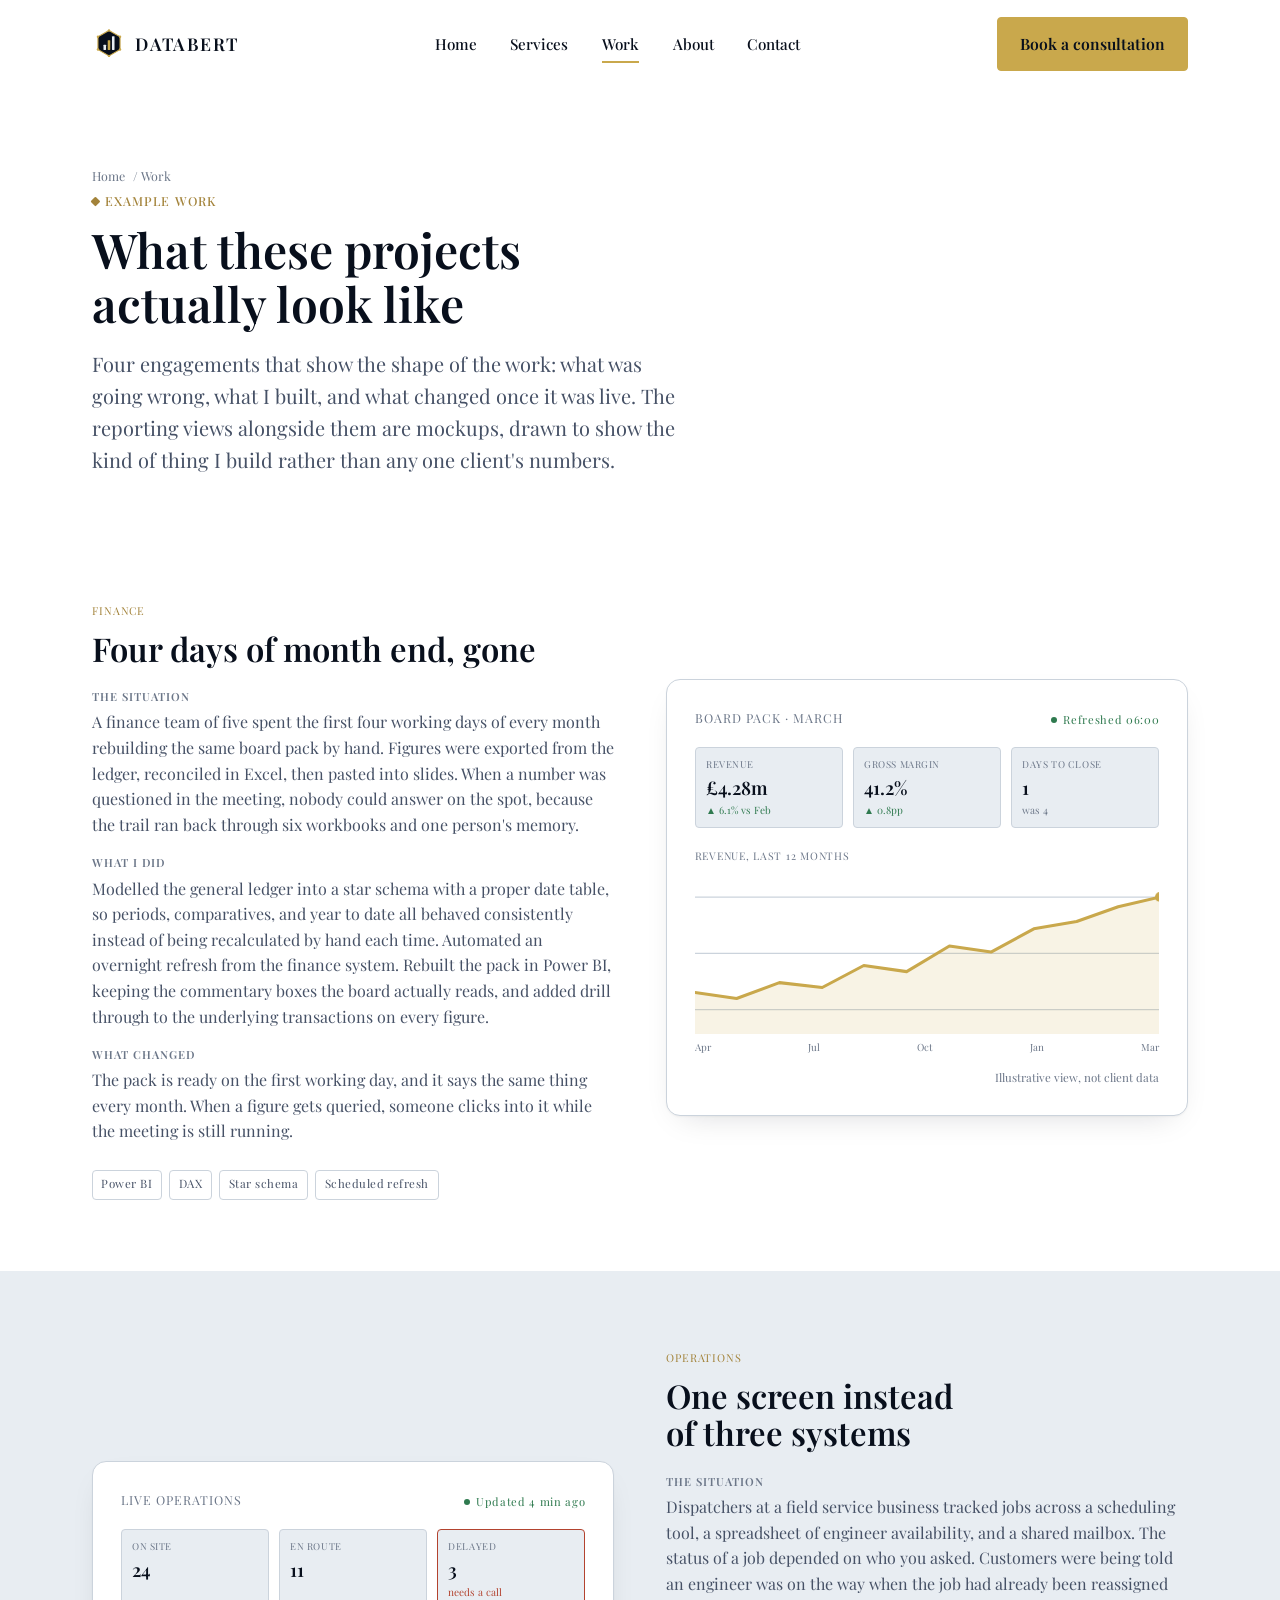
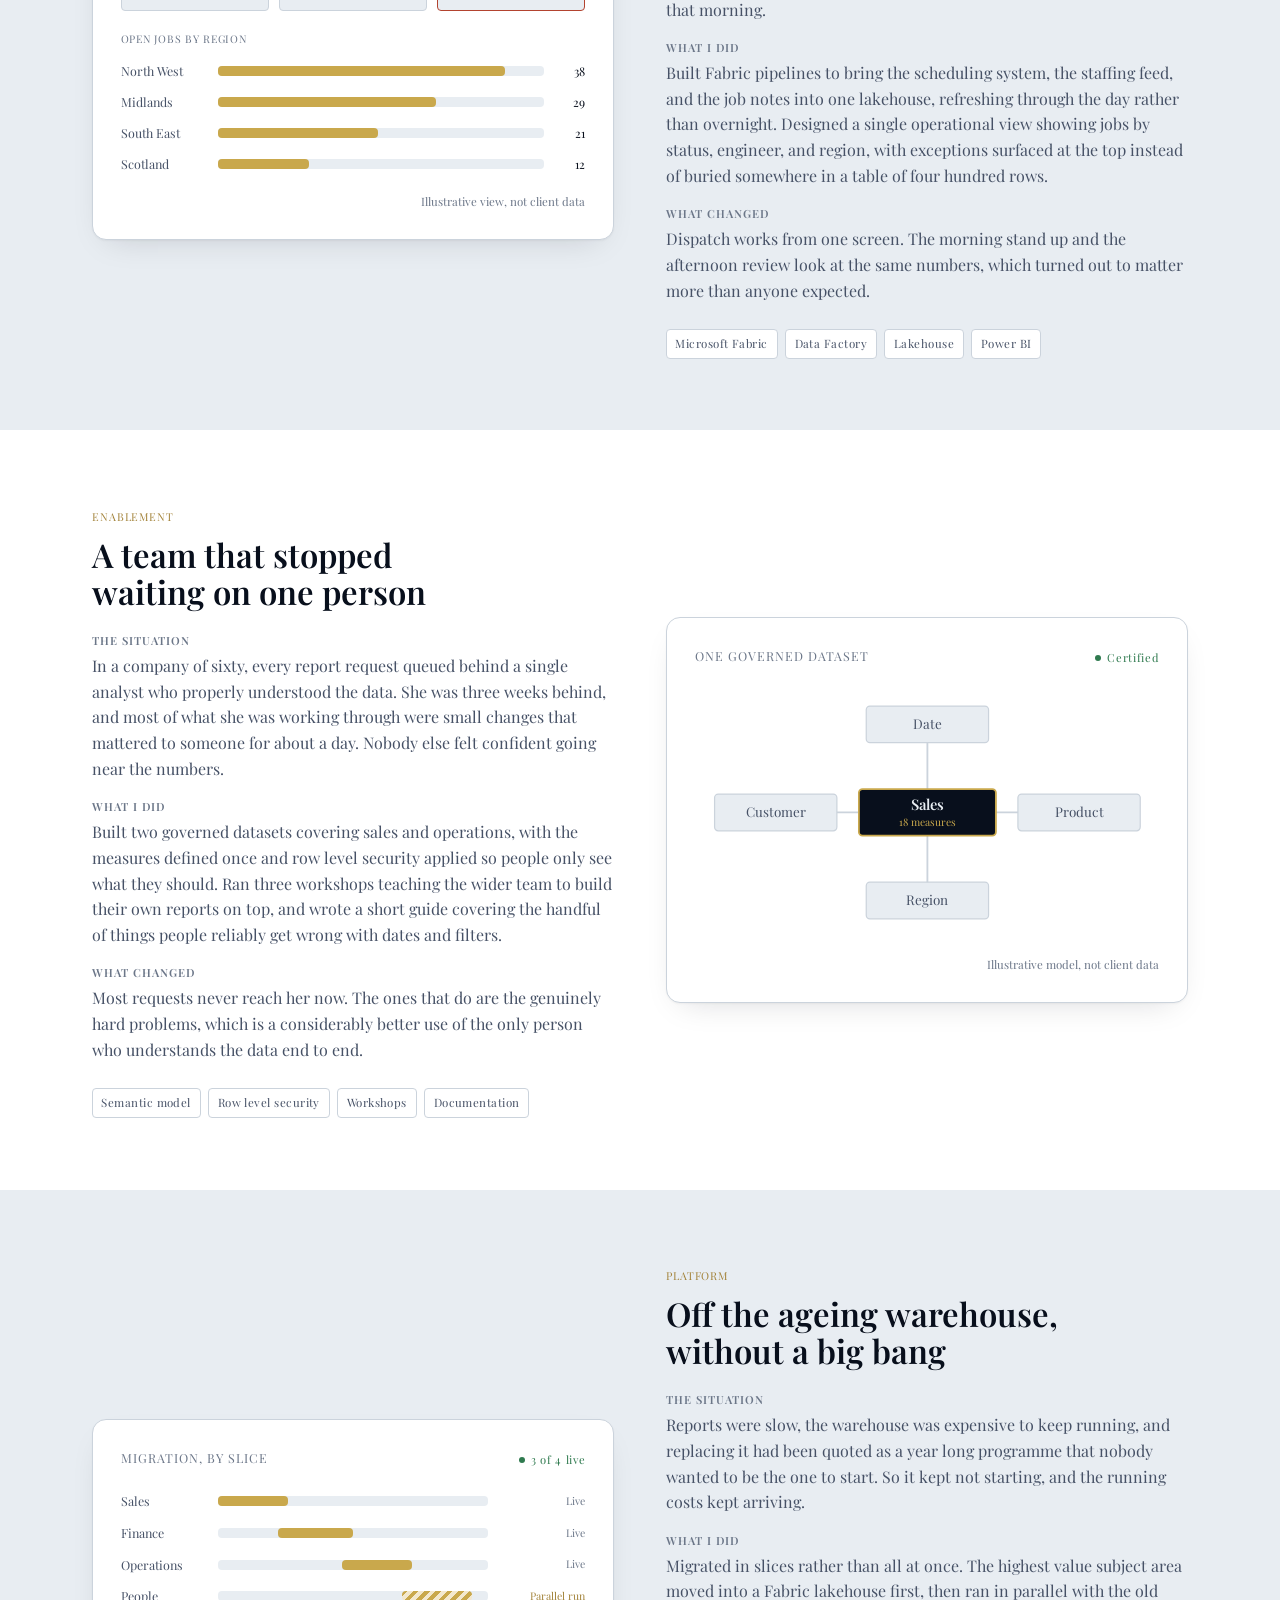
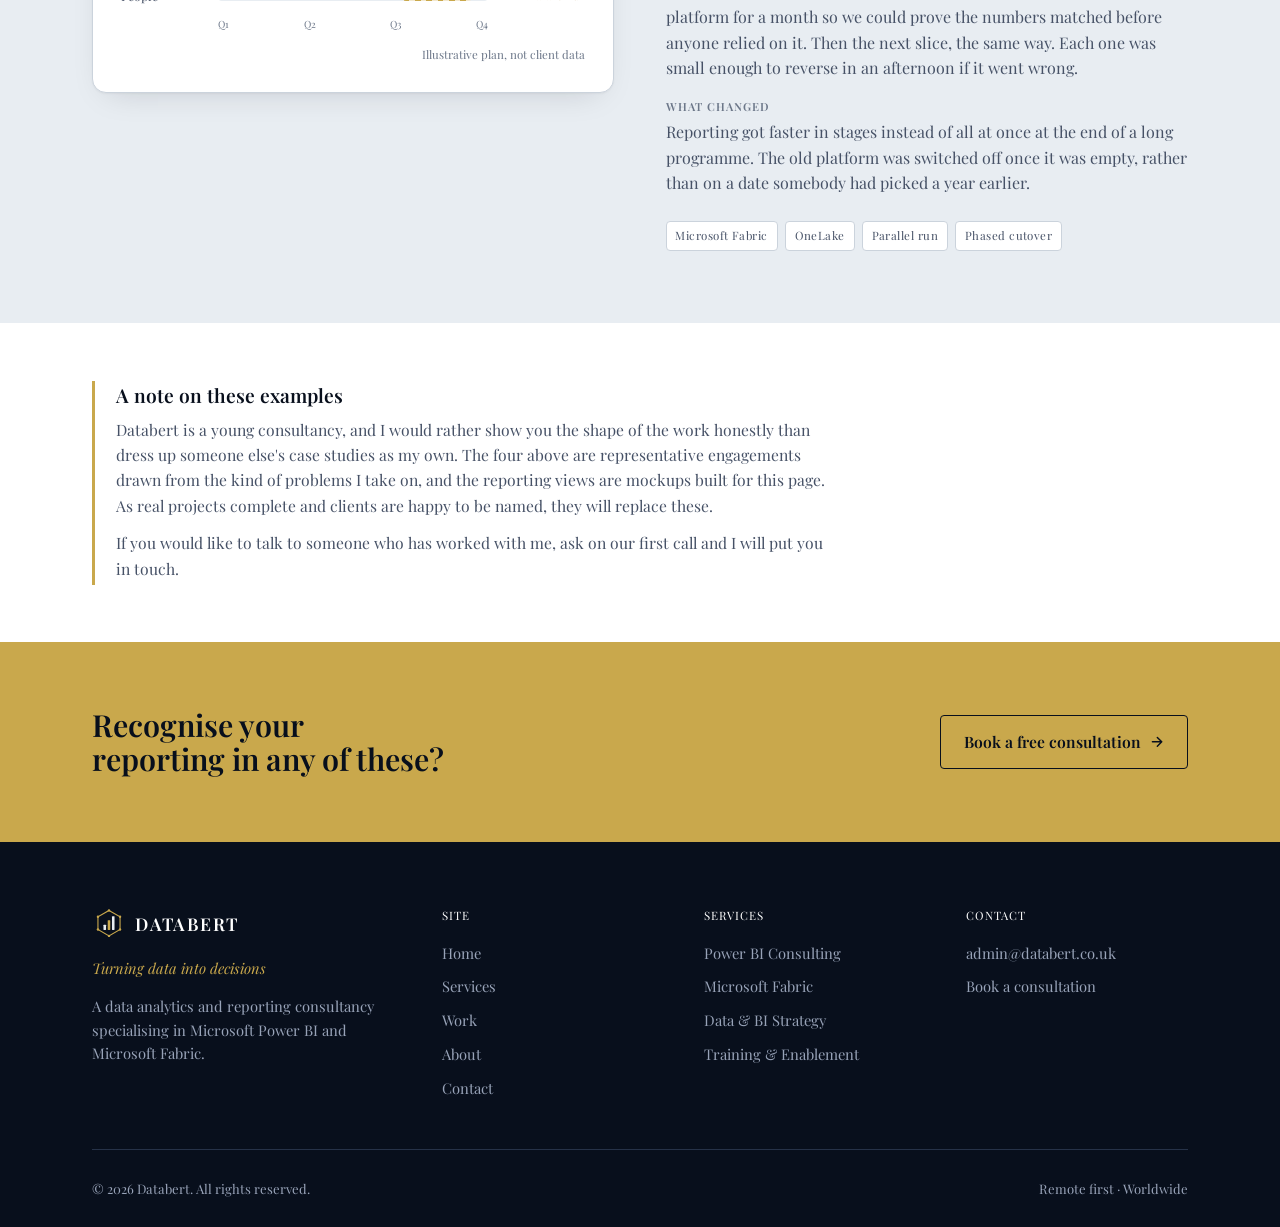
<file: databertwebsite/work.html>
<!DOCTYPE html>
<html lang="en">
<head>
<meta charset="UTF-8" />
<meta name="viewport" content="width=device-width, initial-scale=1.0" />
<title>Example Work · Databert</title>
<meta name="description" content="Example Power BI and Microsoft Fabric projects: what was going wrong, what I built, and what changed. Illustrative engagements showing how the work runs." />
<link rel="canonical" href="https://www.databert.co.uk/work.html" />

<meta property="og:type" content="website" />
<meta property="og:title" content="Example Work · Databert" />
<meta property="og:description" content="Example Power BI and Microsoft Fabric engagements, start to finish." />
<meta property="og:url" content="https://www.databert.co.uk/work.html" />
<meta name="twitter:card" content="summary" />

<link rel="icon" type="image/svg+xml" href="assets/favicon.svg" />
<link rel="preconnect" href="https://fonts.googleapis.com" />
<link rel="preconnect" href="https://fonts.gstatic.com" crossorigin />
<link href="https://fonts.googleapis.com/css2?family=Playfair+Display:ital,wght@0,400;0,500;0,600;0,700;0,800;1,400;1,500;1,600;1,700&amp;display=swap" rel="stylesheet" />
<link rel="stylesheet" href="css/style.css" />
</head>
<body>

<header class="site-header">
  <div class="container nav">
    <a href="index.html" class="nav__brand">
      <svg class="nav__mark" viewBox="0 0 40 40" fill="none" xmlns="http://www.w3.org/2000/svg" aria-hidden="true">
        <path d="M20,4 L33,11.5 L33,26.5 L20,34 L7,26.5 L7,11.5 Z" fill="#080F1C" stroke="#C9A84C" stroke-width="1.3"/>
        <circle cx="20" cy="4" r="1.4" fill="#C9A84C"/>
        <circle cx="33" cy="11.5" r="1.4" fill="#C9A84C"/>
        <circle cx="33" cy="26.5" r="1.4" fill="#C9A84C"/>
        <circle cx="20" cy="34" r="1.4" fill="#C9A84C"/>
        <circle cx="7" cy="26.5" r="1.4" fill="#C9A84C"/>
        <circle cx="7" cy="11.5" r="1.4" fill="#C9A84C"/>
        <rect x="13.5" y="21" width="3" height="6" rx="0.5" fill="#E8EDF2"/>
        <rect x="18.5" y="15.5" width="3" height="11.5" rx="0.5" fill="#C9A84C"/>
        <rect x="23.5" y="11" width="3" height="16" rx="0.5" fill="#E8EDF2"/>
      </svg>
      <span class="nav__word">Databert</span>
    </a>
    <nav class="nav__links" aria-label="Primary">
      <a class="nav__link" href="index.html">Home</a>
      <a class="nav__link" href="services.html">Services</a>
      <a class="nav__link" href="work.html">Work</a>
      <a class="nav__link" href="about.html">About</a>
      <a class="nav__link" href="contact.html">Contact</a>
      <a class="btn btn--primary nav__cta--mobile" href="contact.html">Book a consultation</a>
    </nav>
    <div class="nav__right">
      <a class="btn btn--primary nav__cta--desktop" href="contact.html">Book a consultation</a>
      <button class="nav__toggle" aria-label="Toggle menu" aria-expanded="false">
        <span></span><span></span><span></span>
      </button>
    </div>
  </div>
</header>

<main>

  <section class="page-header">
    <div class="container">
      <div class="breadcrumb"><a href="index.html">Home</a> / Work</div>
      <span class="eyebrow">Example work</span>
      <h1 class="page-header__title">What these projects actually look like</h1>
      <p class="page-header__lead">Four engagements that show the shape of the work: what was going wrong, what I built, and what changed once it was live. The reporting views alongside them are mockups, drawn to show the kind of thing I build rather than any one client's numbers.</p>
    </div>
  </section>

  <!-- ============ CASE 1 ============ -->
  <section class="case" id="month-end">
    <div class="container case__grid">
      <div class="case__body">
        <span class="case__tag">Finance</span>
        <h2 class="case__title">Four days of month end, gone</h2>

        <div class="case__block">
          <h3 class="case__label">The situation</h3>
          <p>A finance team of five spent the first four working days of every month rebuilding the same board pack by hand. Figures were exported from the ledger, reconciled in Excel, then pasted into slides. When a number was questioned in the meeting, nobody could answer on the spot, because the trail ran back through six workbooks and one person's memory.</p>
        </div>

        <div class="case__block">
          <h3 class="case__label">What I did</h3>
          <p>Modelled the general ledger into a star schema with a proper date table, so periods, comparatives, and year to date all behaved consistently instead of being recalculated by hand each time. Automated an overnight refresh from the finance system. Rebuilt the pack in Power BI, keeping the commentary boxes the board actually reads, and added drill through to the underlying transactions on every figure.</p>
        </div>

        <div class="case__block">
          <h3 class="case__label">What changed</h3>
          <p>The pack is ready on the first working day, and it says the same thing every month. When a figure gets queried, someone clicks into it while the meeting is still running.</p>
        </div>

        <div class="case__stack">
          <span>Power BI</span><span>DAX</span><span>Star schema</span><span>Scheduled refresh</span>
        </div>
      </div>

      <div class="case__visual">
        <div class="report-card" role="img" aria-label="Illustrative finance board pack showing revenue, margin and days to close, with a twelve month revenue trend">
          <div class="report-card__head">
            <span class="report-card__title">Board pack · March</span>
            <span class="report-card__live">Refreshed 06:00</span>
          </div>

          <div class="mock-stats">
            <div class="mock-stat">
              <span class="mock-stat__label">Revenue</span>
              <span class="mock-stat__value">£4.28m</span>
              <span class="mock-stat__delta mock-stat__delta--up">&#9650; 6.1% vs Feb</span>
            </div>
            <div class="mock-stat">
              <span class="mock-stat__label">Gross margin</span>
              <span class="mock-stat__value">41.2%</span>
              <span class="mock-stat__delta mock-stat__delta--up">&#9650; 0.8pp</span>
            </div>
            <div class="mock-stat">
              <span class="mock-stat__label">Days to close</span>
              <span class="mock-stat__value">1</span>
              <span class="mock-stat__delta">was 4</span>
            </div>
          </div>

          <div class="mock-chart">
            <span class="mock-chart__caption">Revenue, last 12 months</span>
            <svg viewBox="0 0 380 130" fill="none" xmlns="http://www.w3.org/2000/svg" aria-hidden="true" class="report-card__chart">
              <line class="chart-grid" x1="0" y1="18" x2="380" y2="18"/>
              <line class="chart-grid" x1="0" y1="64" x2="380" y2="64"/>
              <line class="chart-grid" x1="0" y1="110" x2="380" y2="110"/>
              <path class="chart-area" d="M0,96 L34,101 L69,88 L104,92 L138,74 L173,79 L208,58 L242,63 L277,44 L312,38 L346,26 L380,18 L380,130 L0,130 Z"/>
              <path class="chart-line" d="M0,96 L34,101 L69,88 L104,92 L138,74 L173,79 L208,58 L242,63 L277,44 L312,38 L346,26 L380,18"/>
              <circle class="chart-dot" cx="380" cy="18" r="4"/>
            </svg>
            <div class="mock-axis"><span>Apr</span><span>Jul</span><span>Oct</span><span>Jan</span><span>Mar</span></div>
          </div>

          <p class="report-card__foot">Illustrative view, not client data</p>
        </div>
      </div>
    </div>
  </section>

  <!-- ============ CASE 2 ============ -->
  <section class="case section--alt" id="operations">
    <div class="container case__grid case__grid--flip">
      <div class="case__body">
        <span class="case__tag">Operations</span>
        <h2 class="case__title">One screen instead of three systems</h2>

        <div class="case__block">
          <h3 class="case__label">The situation</h3>
          <p>Dispatchers at a field service business tracked jobs across a scheduling tool, a spreadsheet of engineer availability, and a shared mailbox. The status of a job depended on who you asked. Customers were being told an engineer was on the way when the job had already been reassigned that morning.</p>
        </div>

        <div class="case__block">
          <h3 class="case__label">What I did</h3>
          <p>Built Fabric pipelines to bring the scheduling system, the staffing feed, and the job notes into one lakehouse, refreshing through the day rather than overnight. Designed a single operational view showing jobs by status, engineer, and region, with exceptions surfaced at the top instead of buried somewhere in a table of four hundred rows.</p>
        </div>

        <div class="case__block">
          <h3 class="case__label">What changed</h3>
          <p>Dispatch works from one screen. The morning stand up and the afternoon review look at the same numbers, which turned out to matter more than anyone expected.</p>
        </div>

        <div class="case__stack">
          <span>Microsoft Fabric</span><span>Data Factory</span><span>Lakehouse</span><span>Power BI</span>
        </div>
      </div>

      <div class="case__visual">
        <div class="report-card" role="img" aria-label="Illustrative live operations view showing job counts by status and open jobs by region">
          <div class="report-card__head">
            <span class="report-card__title">Live operations</span>
            <span class="report-card__live">Updated 4 min ago</span>
          </div>

          <div class="mock-stats">
            <div class="mock-stat">
              <span class="mock-stat__label">On site</span>
              <span class="mock-stat__value">24</span>
            </div>
            <div class="mock-stat">
              <span class="mock-stat__label">En route</span>
              <span class="mock-stat__value">11</span>
            </div>
            <div class="mock-stat mock-stat--flag">
              <span class="mock-stat__label">Delayed</span>
              <span class="mock-stat__value">3</span>
              <span class="mock-stat__delta mock-stat__delta--warn">needs a call</span>
            </div>
          </div>

          <div class="mock-chart">
            <span class="mock-chart__caption">Open jobs by region</span>
            <div class="mock-bars">
              <div class="mock-bar">
                <span class="mock-bar__label">North West</span>
                <span class="mock-bar__track"><span class="mock-bar__fill" style="width:88%"></span></span>
                <span class="mock-bar__value">38</span>
              </div>
              <div class="mock-bar">
                <span class="mock-bar__label">Midlands</span>
                <span class="mock-bar__track"><span class="mock-bar__fill" style="width:67%"></span></span>
                <span class="mock-bar__value">29</span>
              </div>
              <div class="mock-bar">
                <span class="mock-bar__label">South East</span>
                <span class="mock-bar__track"><span class="mock-bar__fill" style="width:49%"></span></span>
                <span class="mock-bar__value">21</span>
              </div>
              <div class="mock-bar">
                <span class="mock-bar__label">Scotland</span>
                <span class="mock-bar__track"><span class="mock-bar__fill" style="width:28%"></span></span>
                <span class="mock-bar__value">12</span>
              </div>
            </div>
          </div>

          <p class="report-card__foot">Illustrative view, not client data</p>
        </div>
      </div>
    </div>
  </section>

  <!-- ============ CASE 3 ============ -->
  <section class="case" id="self-service">
    <div class="container case__grid">
      <div class="case__body">
        <span class="case__tag">Enablement</span>
        <h2 class="case__title">A team that stopped waiting on one person</h2>

        <div class="case__block">
          <h3 class="case__label">The situation</h3>
          <p>In a company of sixty, every report request queued behind a single analyst who properly understood the data. She was three weeks behind, and most of what she was working through were small changes that mattered to someone for about a day. Nobody else felt confident going near the numbers.</p>
        </div>

        <div class="case__block">
          <h3 class="case__label">What I did</h3>
          <p>Built two governed datasets covering sales and operations, with the measures defined once and row level security applied so people only see what they should. Ran three workshops teaching the wider team to build their own reports on top, and wrote a short guide covering the handful of things people reliably get wrong with dates and filters.</p>
        </div>

        <div class="case__block">
          <h3 class="case__label">What changed</h3>
          <p>Most requests never reach her now. The ones that do are the genuinely hard problems, which is a considerably better use of the only person who understands the data end to end.</p>
        </div>

        <div class="case__stack">
          <span>Semantic model</span><span>Row level security</span><span>Workshops</span><span>Documentation</span>
        </div>
      </div>

      <div class="case__visual">
        <div class="report-card" role="img" aria-label="Illustrative diagram of one governed dataset: a central sales fact table joined to date, customer, product and region dimension tables">
          <div class="report-card__head">
            <span class="report-card__title">One governed dataset</span>
            <span class="report-card__live">Certified</span>
          </div>

          <svg class="mock-model" viewBox="0 0 380 210" fill="none" xmlns="http://www.w3.org/2000/svg" aria-hidden="true">
            <line class="model-link" x1="190" y1="105" x2="190" y2="42"/>
            <line class="model-link" x1="190" y1="105" x2="190" y2="168"/>
            <line class="model-link" x1="190" y1="105" x2="66" y2="105"/>
            <line class="model-link" x1="190" y1="105" x2="314" y2="105"/>

            <rect class="model-box model-box--dim" x="140" y="18" width="100" height="30" rx="3"/>
            <text class="model-text" x="190" y="37" text-anchor="middle">Date</text>

            <rect class="model-box model-box--dim" x="16" y="90" width="100" height="30" rx="3"/>
            <text class="model-text" x="66" y="109" text-anchor="middle">Customer</text>

            <rect class="model-box model-box--dim" x="264" y="90" width="100" height="30" rx="3"/>
            <text class="model-text" x="314" y="109" text-anchor="middle">Product</text>

            <rect class="model-box model-box--dim" x="140" y="162" width="100" height="30" rx="3"/>
            <text class="model-text" x="190" y="181" text-anchor="middle">Region</text>

            <rect class="model-box model-box--fact" x="134" y="86" width="112" height="38" rx="3"/>
            <text class="model-text model-text--fact" x="190" y="103" text-anchor="middle">Sales</text>
            <text class="model-sub" x="190" y="116" text-anchor="middle">18 measures</text>
          </svg>

          <p class="report-card__foot">Illustrative model, not client data</p>
        </div>
      </div>
    </div>
  </section>

  <!-- ============ CASE 4 ============ -->
  <section class="case section--alt" id="migration">
    <div class="container case__grid case__grid--flip">
      <div class="case__body">
        <span class="case__tag">Platform</span>
        <h2 class="case__title">Off the ageing warehouse, without a big bang</h2>

        <div class="case__block">
          <h3 class="case__label">The situation</h3>
          <p>Reports were slow, the warehouse was expensive to keep running, and replacing it had been quoted as a year long programme that nobody wanted to be the one to start. So it kept not starting, and the running costs kept arriving.</p>
        </div>

        <div class="case__block">
          <h3 class="case__label">What I did</h3>
          <p>Migrated in slices rather than all at once. The highest value subject area moved into a Fabric lakehouse first, then ran in parallel with the old platform for a month so we could prove the numbers matched before anyone relied on it. Then the next slice, the same way. Each one was small enough to reverse in an afternoon if it went wrong.</p>
        </div>

        <div class="case__block">
          <h3 class="case__label">What changed</h3>
          <p>Reporting got faster in stages instead of all at once at the end of a long programme. The old platform was switched off once it was empty, rather than on a date somebody had picked a year earlier.</p>
        </div>

        <div class="case__stack">
          <span>Microsoft Fabric</span><span>OneLake</span><span>Parallel run</span><span>Phased cutover</span>
        </div>
      </div>

      <div class="case__visual">
        <div class="report-card" role="img" aria-label="Illustrative migration plan showing four subject areas moved in sequence, each with a parallel run before cutover">
          <div class="report-card__head">
            <span class="report-card__title">Migration, by slice</span>
            <span class="report-card__live">3 of 4 live</span>
          </div>

          <div class="mock-phases">
            <div class="mock-phase">
              <span class="mock-phase__name">Sales</span>
              <span class="mock-phase__track"><span class="mock-phase__bar mock-phase__bar--done" style="left:0%;width:26%"></span></span>
              <span class="mock-phase__state">Live</span>
            </div>
            <div class="mock-phase">
              <span class="mock-phase__name">Finance</span>
              <span class="mock-phase__track"><span class="mock-phase__bar mock-phase__bar--done" style="left:22%;width:28%"></span></span>
              <span class="mock-phase__state">Live</span>
            </div>
            <div class="mock-phase">
              <span class="mock-phase__name">Operations</span>
              <span class="mock-phase__track"><span class="mock-phase__bar mock-phase__bar--done" style="left:46%;width:26%"></span></span>
              <span class="mock-phase__state">Live</span>
            </div>
            <div class="mock-phase">
              <span class="mock-phase__name">People</span>
              <span class="mock-phase__track"><span class="mock-phase__bar mock-phase__bar--now" style="left:68%;width:26%"></span></span>
              <span class="mock-phase__state mock-phase__state--now">Parallel run</span>
            </div>
          </div>

          <div class="mock-axis mock-axis--phases"><span>Q1</span><span>Q2</span><span>Q3</span><span>Q4</span></div>

          <p class="report-card__foot">Illustrative plan, not client data</p>
        </div>
      </div>
    </div>
  </section>

  <!-- ============ HONEST NOTE ============ -->
  <section class="section section--tight">
    <div class="container">
      <div class="disclosure">
        <h2 class="disclosure__title">A note on these examples</h2>
        <p>Databert is a young consultancy, and I would rather show you the shape of the work honestly than dress up someone else's case studies as my own. The four above are representative engagements drawn from the kind of problems I take on, and the reporting views are mockups built for this page. As real projects complete and clients are happy to be named, they will replace these.</p>
        <p>If you would like to talk to someone who has worked with me, ask on our first call and I will put you in touch.</p>
      </div>
    </div>
  </section>

  <!-- ============ CTA BAND ============ -->
  <section class="cta-band">
    <div class="container cta-band__inner">
      <h2 class="cta-band__title">Recognise your reporting in any of these?</h2>
      <a href="contact.html" class="btn btn--ghost">
        Book a free consultation
        <svg class="btn__arrow" viewBox="0 0 16 16" fill="none" xmlns="http://www.w3.org/2000/svg" aria-hidden="true"><path d="M3.5 8h9M8.5 3.5 13 8l-4.5 4.5" stroke="currentColor" stroke-width="1.5" stroke-linecap="round" stroke-linejoin="round"/></svg>
      </a>
    </div>
  </section>

</main>

<footer class="site-footer">
  <div class="container">
    <div class="footer__grid">
      <div>
        <a href="index.html" class="footer__brand">
          <svg class="nav__mark" viewBox="0 0 40 40" fill="none" xmlns="http://www.w3.org/2000/svg" aria-hidden="true">
            <path d="M20,4 L33,11.5 L33,26.5 L20,34 L7,26.5 L7,11.5 Z" fill="#080F1C" stroke="#C9A84C" stroke-width="1.3"/>
            <circle cx="20" cy="4" r="1.4" fill="#C9A84C"/>
            <circle cx="33" cy="11.5" r="1.4" fill="#C9A84C"/>
            <circle cx="33" cy="26.5" r="1.4" fill="#C9A84C"/>
            <circle cx="20" cy="34" r="1.4" fill="#C9A84C"/>
            <circle cx="7" cy="26.5" r="1.4" fill="#C9A84C"/>
            <circle cx="7" cy="11.5" r="1.4" fill="#C9A84C"/>
            <rect x="13.5" y="21" width="3" height="6" rx="0.5" fill="#E8EDF2"/>
            <rect x="18.5" y="15.5" width="3" height="11.5" rx="0.5" fill="#C9A84C"/>
            <rect x="23.5" y="11" width="3" height="16" rx="0.5" fill="#E8EDF2"/>
          </svg>
          <span class="nav__word">Databert</span>
        </a>
        <p class="footer__tagline">Turning data into decisions</p>
        <p class="footer__desc">A data analytics and reporting consultancy specialising in Microsoft Power BI and Microsoft Fabric.</p>
      </div>

      <div>
        <div class="footer__heading">Site</div>
        <div class="footer__links">
          <a href="index.html">Home</a>
          <a href="services.html">Services</a>
          <a href="work.html">Work</a>
          <a href="about.html">About</a>
          <a href="contact.html">Contact</a>
        </div>
      </div>

      <div>
        <div class="footer__heading">Services</div>
        <div class="footer__links">
          <a href="services.html#power-bi">Power BI Consulting</a>
          <a href="services.html#fabric">Microsoft Fabric</a>
          <a href="services.html#strategy">Data &amp; BI Strategy</a>
          <a href="services.html#training">Training &amp; Enablement</a>
        </div>
      </div>

      <div>
        <div class="footer__heading">Contact</div>
        <div class="footer__links">
          <a href="mailto:admin@databert.co.uk">admin@databert.co.uk</a>
          <a href="contact.html">Book a consultation</a>
        </div>
      </div>
    </div>

    <div class="footer__bottom">
      <span>© <span data-year>2026</span> Databert. All rights reserved.</span>
      <span>Remote first · Worldwide</span>
    </div>
  </div>
</footer>

<script src="js/main.js"></script>
</body>
</html>
</file>
<file: databertwebsite/css/style.css>
/* ==========================================================================
   Databert — design tokens & base
   ========================================================================== */

:root {
  /* color */
  --ink-950: #080f1c;
  --ink-900: #0d1526;
  --ink-800: #141f35;
  --ink-line-dark: #263248;
  --paper-0: #ffffff;
  --paper-50: #e8edf2;
  --paper-100: #dde3ea;
  --line-200: #cbd3dc;
  --slate-500: #465166;
  --slate-400: #6b7688;
  --slate-on-dark: #98a3b8;
  --accent-500: #c9a84c;
  --accent-600: #a3833a;
  --accent-tint: #f3e8ce;
  --ok-600: #2f7a4f;
  --err-600: #b3432f;

  /* type */
  --font-display: "Playfair Display", ui-serif, Georgia, serif;
  --font-body: "Playfair Display", ui-serif, Georgia, serif;
  --font-mono: "Playfair Display", ui-serif, Georgia, serif;

  --fs-display-xl: clamp(2.75rem, 2.15rem + 2.6vw, 4.4rem);
  --fs-display-lg: clamp(2.1rem, 1.75rem + 1.6vw, 3rem);
  --fs-display-md: clamp(1.5rem, 1.32rem + 0.8vw, 1.9rem);
  --fs-lead: clamp(1.08rem, 1rem + 0.35vw, 1.25rem);
  --fs-body: 1rem;
  --fs-small: 0.9rem;
  --fs-tag: 0.78rem;

  /* layout */
  --container: 1180px;
  --side-pad: clamp(1.25rem, 1rem + 2vw, 3rem);
  --section-py: clamp(4rem, 3.2rem + 3.5vw, 7rem);
  --radius-sm: 4px;
  --radius-md: 8px;
  --radius-lg: 14px;
  --shadow-card: 0 1px 2px rgba(8, 15, 28, 0.04), 0 12px 32px -16px rgba(8, 15, 28, 0.18);
}

/* ---- reset ---- */
*,
*::before,
*::after {
  box-sizing: border-box;
}

* {
  margin: 0;
}

html {
  -webkit-text-size-adjust: 100%;
  scroll-behavior: smooth;
}

body {
  min-height: 100vh;
  font-family: var(--font-body);
  font-size: var(--fs-body);
  line-height: 1.6;
  color: var(--ink-950);
  background: var(--paper-0);
  -webkit-font-smoothing: antialiased;
}

img,
svg {
  display: block;
  max-width: 100%;
}

a {
  color: inherit;
}

input,
button,
textarea,
select {
  font: inherit;
  color: inherit;
}

button {
  cursor: pointer;
}

ul {
  list-style: none;
  padding: 0;
}

h1,
h2,
h3,
h4 {
  font-family: var(--font-display);
  font-weight: 600;
  line-height: 1.12;
  text-wrap: balance;
  color: var(--ink-950);
}

p {
  text-wrap: pretty;
}

:focus-visible {
  outline: 2px solid var(--accent-600);
  outline-offset: 3px;
}

@media (prefers-reduced-motion: reduce) {
  html {
    scroll-behavior: auto;
  }
  *,
  *::before,
  *::after {
    animation-duration: 0.001ms !important;
    animation-iteration-count: 1 !important;
    transition-duration: 0.001ms !important;
    scroll-behavior: auto !important;
  }
}

/* ==========================================================================
   Layout helpers
   ========================================================================== */

.container {
  width: 100%;
  max-width: var(--container);
  margin-inline: auto;
  padding-inline: var(--side-pad);
}

.section {
  padding-block: var(--section-py);
  background: var(--paper-0);
}

.section--alt {
  background: var(--paper-50);
}

.section--dark {
  background: var(--ink-950);
  color: var(--paper-50);
}

.section--dark h2,
.section--dark h3 {
  color: var(--paper-0);
}

.section--tight {
  padding-block: clamp(2.5rem, 2rem + 2vw, 4rem);
}

.section__head {
  max-width: 46rem;
  margin-bottom: clamp(2.25rem, 1.9rem + 1.5vw, 3.5rem);
}

.section__head--center {
  margin-inline: auto;
  text-align: center;
}

.section__title {
  font-size: var(--fs-display-lg);
  margin-top: 0.6rem;
}

.section__lead {
  margin-top: 1rem;
  font-size: var(--fs-lead);
  color: var(--slate-500);
  max-width: 40rem;
}

.section--dark .section__lead {
  color: var(--slate-on-dark);
}

.eyebrow {
  display: inline-flex;
  align-items: center;
  gap: 0.5em;
  font-family: var(--font-mono);
  font-size: var(--fs-tag);
  font-weight: 500;
  letter-spacing: 0.09em;
  text-transform: uppercase;
  color: var(--accent-600);
}

.section--dark .eyebrow {
  color: var(--accent-500);
}

.eyebrow::before {
  content: "";
  width: 0.55em;
  height: 0.55em;
  background: currentColor;
  border-radius: 1px;
  transform: rotate(45deg);
  flex: none;
}

/* ==========================================================================
   Buttons & tags
   ========================================================================== */

.btn {
  display: inline-flex;
  align-items: center;
  gap: 0.55rem;
  font-family: var(--font-body);
  font-weight: 600;
  font-size: 0.98rem;
  padding: 0.85rem 1.4rem;
  border-radius: var(--radius-sm);
  border: 1px solid transparent;
  text-decoration: none;
  transition: transform 0.15s ease, background-color 0.15s ease, border-color 0.15s ease, color 0.15s ease;
  white-space: nowrap;
}

.btn:hover {
  transform: translateY(-1px);
}

.btn--primary {
  background: var(--accent-500);
  color: var(--ink-950);
  border-color: var(--accent-500);
}

.btn--primary:hover {
  background: var(--accent-600);
  border-color: var(--accent-600);
  color: var(--paper-0);
}

.btn--ghost {
  background: transparent;
  border-color: var(--ink-950);
  color: var(--ink-950);
}

.btn--ghost:hover {
  background: var(--ink-950);
  color: var(--paper-0);
}

.section--dark .btn--ghost {
  border-color: var(--paper-50);
  color: var(--paper-50);
}

.section--dark .btn--ghost:hover {
  background: var(--paper-50);
  color: var(--ink-950);
}

.btn--block {
  width: 100%;
  justify-content: center;
}

.btn__arrow {
  width: 1em;
  height: 1em;
  flex: none;
  transition: transform 0.15s ease;
}

.btn:hover .btn__arrow {
  transform: translateX(3px);
}

.btn[disabled] {
  opacity: 0.6;
  cursor: not-allowed;
  transform: none;
}

/* ==========================================================================
   Header / nav
   ========================================================================== */

.site-header {
  position: sticky;
  top: 0;
  z-index: 50;
  background: rgba(255, 255, 255, 0.86);
  backdrop-filter: saturate(180%) blur(10px);
  -webkit-backdrop-filter: saturate(180%) blur(10px);
  border-bottom: 1px solid transparent;
  transition: border-color 0.2s ease, box-shadow 0.2s ease;
}

.site-header.is-scrolled {
  border-bottom-color: var(--line-200);
  box-shadow: 0 8px 24px -20px rgba(8, 15, 28, 0.35);
}

.nav {
  display: flex;
  align-items: center;
  justify-content: space-between;
  gap: 1.5rem;
  padding-block: 1.05rem;
}

.nav__brand {
  display: inline-flex;
  align-items: center;
  gap: 0.6rem;
  text-decoration: none;
  color: var(--ink-950);
  flex: none;
}

.nav__mark {
  width: 34px;
  height: 34px;
  flex: none;
}

.nav__word {
  font-family: var(--font-display);
  font-weight: 600;
  font-size: 1.1rem;
  letter-spacing: 0.08em;
  text-transform: uppercase;
}

.footer__tagline {
  font-family: var(--font-display);
  font-style: italic;
  font-size: 0.92rem;
  color: var(--accent-500);
  margin-bottom: 0.9rem;
}

.nav__links {
  display: flex;
  align-items: center;
  gap: 2.1rem;
  font-size: 0.95rem;
  font-weight: 500;
}

.nav__link {
  position: relative;
  text-decoration: none;
  color: var(--ink-950);
  padding-block: 0.3rem;
}

.nav__link::after {
  content: "";
  position: absolute;
  left: 0;
  right: 100%;
  bottom: -2px;
  height: 2px;
  background: var(--accent-500);
  transition: right 0.2s ease;
}

.nav__link:hover::after,
.nav__link.is-active::after {
  right: 0;
}

.nav__right {
  display: flex;
  align-items: center;
  gap: 1.5rem;
}

.nav__cta--mobile {
  display: none;
}

.nav__toggle {
  display: none;
  flex-direction: column;
  justify-content: center;
  gap: 5px;
  width: 40px;
  height: 40px;
  background: none;
  border: 1px solid var(--line-200);
  border-radius: var(--radius-sm);
  flex: none;
}

.nav__toggle span {
  display: block;
  height: 2px;
  width: 18px;
  margin-inline: auto;
  background: var(--ink-950);
  transition: transform 0.2s ease, opacity 0.2s ease;
}

.nav__toggle[aria-expanded="true"] span:nth-child(1) {
  transform: translateY(7px) rotate(45deg);
}

.nav__toggle[aria-expanded="true"] span:nth-child(2) {
  opacity: 0;
}

.nav__toggle[aria-expanded="true"] span:nth-child(3) {
  transform: translateY(-7px) rotate(-45deg);
}

@media (max-width: 860px) {
  .nav__toggle {
    display: flex;
  }

  .nav__links {
    position: fixed;
    inset: 68px 0 0 0;
    height: 0;
    overflow: hidden;
    flex-direction: column;
    align-items: flex-start;
    gap: 0;
    background: var(--paper-0);
    padding-inline: var(--side-pad);
    transition: height 0.25s ease;
  }

  .site-header.nav-open .nav__links {
    height: calc(100vh - 68px);
    overflow-y: auto;
  }

  .nav__links .nav__link {
    width: 100%;
    padding-block: 1rem;
    border-bottom: 1px solid var(--line-200);
    font-size: 1.05rem;
  }

  .nav__cta--mobile {
    display: inline-flex;
    margin-top: 1.5rem;
    width: 100%;
  }

  .nav__cta--desktop {
    display: none;
  }
}

/* ==========================================================================
   Hero
   ========================================================================== */

.hero {
  padding-block: clamp(3rem, 2.4rem + 3vw, 6rem) clamp(3.5rem, 2.8rem + 3vw, 6rem);
}

.hero__grid {
  display: grid;
  grid-template-columns: minmax(0, 1.05fr) minmax(0, 0.95fr);
  gap: clamp(2.5rem, 2rem + 2vw, 5rem);
  align-items: center;
}

.hero__title {
  font-size: var(--fs-display-xl);
  margin-top: 0.9rem;
  max-width: 16ch;
}

.hero__title em {
  font-style: italic;
  color: var(--accent-600);
}

.hero__lead {
  margin-top: 1.4rem;
  font-size: var(--fs-lead);
  color: var(--slate-500);
  max-width: 38ch;
}

.hero__actions {
  display: flex;
  flex-wrap: wrap;
  align-items: center;
  gap: 1.1rem;
  margin-top: 2.1rem;
}

.hero__meta {
  margin-top: 1.75rem;
  font-size: var(--fs-small);
  color: var(--slate-400);
  display: flex;
  align-items: center;
  gap: 0.6rem;
}

.hero__meta::before {
  content: "";
  width: 6px;
  height: 6px;
  border-radius: 50%;
  background: var(--ok-600);
  flex: none;
}

/* ---- hero report mock panel ---- */

.report-card {
  position: relative;
  background: var(--paper-0);
  border: 1px solid var(--line-200);
  border-radius: var(--radius-lg);
  box-shadow: var(--shadow-card);
  padding: clamp(1.25rem, 1rem + 1vw, 1.75rem);
  overflow: hidden;
}

.report-card__head {
  display: flex;
  align-items: baseline;
  justify-content: space-between;
  margin-bottom: 1.1rem;
}

.report-card__title {
  font-family: var(--font-mono);
  font-size: 0.78rem;
  letter-spacing: 0.08em;
  text-transform: uppercase;
  color: var(--slate-400);
}

.report-card__live {
  display: inline-flex;
  align-items: center;
  gap: 0.4rem;
  font-family: var(--font-mono);
  font-size: 0.7rem;
  color: var(--ok-600);
  letter-spacing: 0.06em;
}

.report-card__live::before {
  content: "";
  width: 6px;
  height: 6px;
  border-radius: 50%;
  background: var(--ok-600);
}

.report-card__chips {
  display: grid;
  grid-template-columns: repeat(3, 1fr);
  gap: 0.6rem;
  margin-bottom: 1.1rem;
}

.chip {
  border: 1px solid var(--line-200);
  border-radius: var(--radius-sm);
  padding: 0.55rem 0.65rem;
  background: var(--paper-50);
}

.chip__label {
  display: block;
  font-family: var(--font-mono);
  font-size: 0.62rem;
  letter-spacing: 0.06em;
  text-transform: uppercase;
  color: var(--slate-400);
  margin-bottom: 0.3rem;
}

.chip__value {
  font-family: var(--font-mono);
  font-size: 0.95rem;
  font-weight: 500;
  color: var(--ink-950);
}

.chip__value--up {
  color: var(--ok-600);
}

.report-card__chart {
  width: 100%;
  height: auto;
}

.report-card__foot {
  margin-top: 0.9rem;
  font-size: 0.72rem;
  color: var(--slate-400);
  text-align: right;
}

.chart-line {
  fill: none;
  stroke: var(--accent-500);
  stroke-width: 2.5;
  stroke-linecap: round;
  stroke-linejoin: round;
}

.chart-line--animated {
  stroke-dasharray: 430;
  stroke-dashoffset: 430;
  animation: draw-line 1.6s 0.3s cubic-bezier(0.65, 0, 0.35, 1) forwards;
}

.chart-area {
  opacity: 0.14;
  fill: var(--accent-500);
}

.chart-dot {
  fill: var(--accent-500);
  opacity: 0;
  animation: pop-in 0.4s 1.7s ease forwards;
}

.chart-grid {
  stroke: var(--line-200);
  stroke-width: 1;
}

@keyframes draw-line {
  to {
    stroke-dashoffset: 0;
  }
}

@keyframes pop-in {
  to {
    opacity: 1;
  }
}

@media (prefers-reduced-motion: reduce) {
  .chart-line--animated {
    stroke-dashoffset: 0;
    animation: none;
  }
  .chart-dot {
    opacity: 1;
    animation: none;
  }
}

@media (max-width: 980px) {
  .hero__grid {
    grid-template-columns: 1fr;
  }

  .hero__title {
    max-width: none;
  }
}

/* ==========================================================================
   Capability strip
   ========================================================================== */

.strip {
  border-top: 1px solid var(--line-200);
  border-bottom: 1px solid var(--line-200);
  background: var(--paper-50);
  padding-block: 1.4rem;
}

.strip__inner {
  display: flex;
  align-items: center;
  gap: clamp(1rem, 0.7rem + 1.2vw, 2.5rem);
  flex-wrap: wrap;
}

.strip__label {
  font-family: var(--font-mono);
  font-size: 0.72rem;
  letter-spacing: 0.08em;
  color: var(--slate-400);
  flex: none;
}

.strip__list {
  display: flex;
  flex-wrap: wrap;
  gap: clamp(1rem, 0.8rem + 1vw, 2.25rem);
  font-family: var(--font-mono);
  font-size: 0.82rem;
  letter-spacing: 0.03em;
  color: var(--ink-950);
}

/* ==========================================================================
   Services ledger
   ========================================================================== */

.services-list {
  border-top: 1px solid var(--line-200);
}

.service-row {
  display: grid;
  grid-template-columns: 4.5rem minmax(0, 1fr) auto;
  gap: 1.5rem;
  align-items: start;
  padding-block: 1.75rem;
  border-bottom: 1px solid var(--line-200);
  text-decoration: none;
  color: inherit;
  transition: background-color 0.2s ease;
}

a.service-row:hover {
  background: var(--paper-50);
}

.service-row__code {
  font-family: var(--font-mono);
  font-size: 0.85rem;
  font-weight: 500;
  color: var(--accent-600);
  padding-top: 0.2rem;
}

.service-row__name {
  font-family: var(--font-display);
  font-size: 1.25rem;
  font-weight: 600;
  margin-bottom: 0.4rem;
}

.service-row__desc {
  color: var(--slate-500);
  max-width: 46ch;
}

.service-row__arrow {
  width: 1.15rem;
  height: 1.15rem;
  align-self: center;
  color: var(--ink-950);
  transition: transform 0.2s ease;
  flex: none;
}

a.service-row:hover .service-row__arrow {
  transform: translateX(4px);
}

@media (max-width: 640px) {
  .service-row {
    grid-template-columns: 3rem 1fr;
  }
  .service-row__arrow {
    display: none;
  }
}

/* ==========================================================================
   Principle / value cards
   ========================================================================== */

.principles {
  display: grid;
  grid-template-columns: repeat(3, 1fr);
  gap: 1px;
  background: var(--ink-line-dark);
  border: 1px solid var(--ink-line-dark);
  border-radius: var(--radius-md);
  overflow: hidden;
}

.principle-card {
  background: var(--ink-950);
  padding: clamp(1.5rem, 1.3rem + 1vw, 2.25rem);
}

.principle-card__num {
  font-family: var(--font-mono);
  font-size: 0.78rem;
  color: var(--accent-500);
  letter-spacing: 0.05em;
}

.principle-card__title {
  font-family: var(--font-display);
  font-size: 1.2rem;
  color: var(--paper-0);
  margin-top: 0.75rem;
  margin-bottom: 0.6rem;
}

.principle-card__desc {
  color: var(--slate-on-dark);
  font-size: 0.96rem;
}

@media (max-width: 780px) {
  .principles {
    grid-template-columns: 1fr;
  }
}

/* ==========================================================================
   Process steps
   ========================================================================== */

.process {
  display: grid;
  grid-template-columns: repeat(4, 1fr);
  gap: 1.75rem;
}

.process__step {
  border-top: 2px solid var(--ink-950);
  padding-top: 1.1rem;
}

.process__num {
  font-family: var(--font-mono);
  font-size: 0.85rem;
  color: var(--accent-600);
}

.process__title {
  font-family: var(--font-display);
  font-size: 1.12rem;
  font-weight: 600;
  margin-top: 0.6rem;
  margin-bottom: 0.55rem;
}

.process__desc {
  color: var(--slate-500);
  font-size: 0.95rem;
}

@media (max-width: 900px) {
  .process {
    grid-template-columns: repeat(2, 1fr);
  }
}

@media (max-width: 560px) {
  .process {
    grid-template-columns: 1fr;
  }
}

/* ==========================================================================
   CTA band
   ========================================================================== */

.cta-band {
  background: var(--accent-500);
  padding-block: clamp(3rem, 2.5rem + 2vw, 4.5rem);
}

.cta-band__inner {
  display: flex;
  align-items: center;
  justify-content: space-between;
  gap: 2rem;
  flex-wrap: wrap;
}

.cta-band__title {
  font-size: var(--fs-display-md);
  color: var(--ink-950);
  max-width: 22ch;
}

.cta-band .btn--ghost {
  border-color: var(--ink-950);
  color: var(--ink-950);
}

.cta-band .btn--ghost:hover {
  background: var(--ink-950);
  color: var(--accent-500);
}

/* ==========================================================================
   Footer
   ========================================================================== */

.site-footer {
  background: var(--ink-950);
  color: var(--slate-on-dark);
  padding-block: clamp(3rem, 2.5rem + 2vw, 4.5rem) 1.75rem;
}

.footer__grid {
  display: grid;
  grid-template-columns: 1.4fr 1fr 1fr 1fr;
  gap: 2.5rem;
  padding-bottom: 3rem;
}

.footer__brand {
  display: inline-flex;
  align-items: center;
  gap: 0.6rem;
  text-decoration: none;
  color: var(--paper-0);
  margin-bottom: 1rem;
}

.footer__brand .nav__word {
  color: var(--paper-0);
}

.footer__desc {
  max-width: 32ch;
  font-size: 0.92rem;
}

.footer__heading {
  font-family: var(--font-mono);
  font-size: 0.72rem;
  letter-spacing: 0.08em;
  text-transform: uppercase;
  color: var(--paper-0);
  margin-bottom: 1rem;
}

.footer__links {
  display: flex;
  flex-direction: column;
  gap: 0.65rem;
  font-size: 0.92rem;
}

.footer__links a {
  text-decoration: none;
  color: var(--slate-on-dark);
  transition: color 0.15s ease;
}

.footer__links a:hover {
  color: var(--paper-0);
}

.footer__bottom {
  display: flex;
  align-items: center;
  justify-content: space-between;
  gap: 1rem;
  flex-wrap: wrap;
  padding-top: 1.75rem;
  border-top: 1px solid var(--ink-line-dark);
  font-size: 0.82rem;
}

@media (max-width: 780px) {
  .footer__grid {
    grid-template-columns: repeat(2, 1fr);
  }
}

@media (max-width: 480px) {
  .footer__grid {
    grid-template-columns: 1fr;
    gap: 2rem;
  }
}

/* ==========================================================================
   Page header (interior pages)
   ========================================================================== */

.page-header {
  padding-block: clamp(3rem, 2.4rem + 3vw, 5rem) clamp(2rem, 1.6rem + 2vw, 3rem);
}

.page-header__title {
  font-size: var(--fs-display-lg);
  margin-top: 0.75rem;
  max-width: 22ch;
}

.page-header__lead {
  margin-top: 1.1rem;
  font-size: var(--fs-lead);
  color: var(--slate-500);
  max-width: 50ch;
}

.breadcrumb {
  font-family: var(--font-mono);
  font-size: 0.78rem;
  color: var(--slate-400);
  display: flex;
  gap: 0.5rem;
  align-items: center;
}

.breadcrumb a {
  text-decoration: none;
  color: var(--slate-400);
}

.breadcrumb a:hover {
  color: var(--ink-950);
}

/* ==========================================================================
   Service detail sections
   ========================================================================== */

.service-detail {
  scroll-margin-top: 90px;
  padding-block: clamp(2.5rem, 2rem + 2vw, 4rem);
  border-top: 1px solid var(--line-200);
}

.service-detail__grid {
  display: grid;
  grid-template-columns: minmax(0, 0.85fr) minmax(0, 1.15fr);
  gap: clamp(2rem, 1.6rem + 2vw, 4rem);
}

.service-detail__code {
  font-family: var(--font-mono);
  color: var(--accent-600);
  font-size: 0.85rem;
  margin-bottom: 0.75rem;
  display: block;
}

.service-detail__title {
  font-size: var(--fs-display-md);
}

.service-detail__intro {
  margin-top: 1rem;
  color: var(--slate-500);
  font-size: var(--fs-lead);
}

.service-detail__list {
  display: flex;
  flex-direction: column;
  gap: 0.9rem;
}

.service-detail__list li {
  display: flex;
  gap: 0.75rem;
  align-items: flex-start;
  font-size: 0.98rem;
}

.check {
  width: 1.15rem;
  height: 1.15rem;
  flex: none;
  color: var(--accent-600);
  margin-top: 0.15rem;
}

.service-detail__cta {
  margin-top: 1.75rem;
}

@media (max-width: 820px) {
  .service-detail__grid {
    grid-template-columns: 1fr;
  }
}

/* ==========================================================================
   About page
   ========================================================================== */

.value-grid {
  display: grid;
  grid-template-columns: repeat(2, 1fr);
  gap: 1px;
  background: var(--line-200);
  border: 1px solid var(--line-200);
}

.value-card {
  background: var(--paper-0);
  padding: clamp(1.5rem, 1.3rem + 1vw, 2.25rem);
}

.value-card__title {
  font-family: var(--font-display);
  font-size: 1.15rem;
  margin-bottom: 0.65rem;
}

.value-card__desc {
  color: var(--slate-500);
  font-size: 0.97rem;
}

@media (max-width: 700px) {
  .value-grid {
    grid-template-columns: 1fr;
  }
}

.prose {
  max-width: 62ch;
  font-size: var(--fs-lead);
  color: var(--slate-500);
}

.prose + .prose {
  margin-top: 1.1rem;
}

.founder {
  display: grid;
  grid-template-columns: auto minmax(0, 1fr);
  gap: 2rem;
  align-items: start;
  background: var(--paper-50);
  border: 1px solid var(--line-200);
  border-radius: var(--radius-md);
  padding: clamp(1.5rem, 1.2rem + 1.5vw, 2.5rem);
}

.founder__avatar {
  width: 96px;
  height: 96px;
  overflow: hidden;
  border-radius: var(--radius-md);
  background: var(--ink-950);
  color: var(--accent-500);
  display: flex;
  align-items: center;
  justify-content: center;
  font-family: var(--font-display);
  font-size: 1.75rem;
  flex: none;
}

.founder__name {
  font-family: var(--font-display);
  font-size: 1.3rem;
}

.founder__role {
  font-family: var(--font-mono);
  font-size: 0.78rem;
  color: var(--accent-600);
  letter-spacing: 0.05em;
  text-transform: uppercase;
  margin-top: 0.35rem;
  margin-bottom: 0.9rem;
}

.founder__bio {
  color: var(--slate-500);
}

.founder__edit-note {
  margin-top: 1rem;
  font-size: 0.82rem;
  color: var(--slate-400);
  font-style: italic;
}

@media (max-width: 560px) {
  .founder {
    grid-template-columns: 1fr;
  }
}

/* ==========================================================================
   Contact page
   ========================================================================== */

.contact-grid {
  display: grid;
  grid-template-columns: minmax(0, 1.3fr) minmax(0, 0.9fr);
  gap: clamp(2rem, 1.6rem + 2vw, 4rem);
  align-items: start;
}

.form-panel {
  background: var(--paper-0);
  border: 1px solid var(--line-200);
  border-radius: var(--radius-lg);
  padding: clamp(1.5rem, 1.2rem + 1.5vw, 2.5rem);
  box-shadow: var(--shadow-card);
}

.form__grid {
  display: grid;
  grid-template-columns: 1fr 1fr;
  gap: 1.25rem;
}

.form__field {
  display: flex;
  flex-direction: column;
  gap: 0.5rem;
  margin-bottom: 1.25rem;
}

.form__field--full {
  grid-column: 1 / -1;
}

.form__field label {
  font-size: 0.85rem;
  font-weight: 600;
  color: var(--ink-950);
}

.form__field .optional {
  font-weight: 400;
  color: var(--slate-400);
}

.form__field input,
.form__field select,
.form__field textarea {
  border: 1px solid var(--line-200);
  border-radius: var(--radius-sm);
  padding: 0.75rem 0.9rem;
  background: var(--paper-50);
  font-size: 0.98rem;
  transition: border-color 0.15s ease, background-color 0.15s ease;
}

.form__field input:focus,
.form__field select:focus,
.form__field textarea:focus {
  border-color: var(--ink-950);
  background: var(--paper-0);
  outline: none;
}

.form__field textarea {
  resize: vertical;
  min-height: 130px;
}

.form__honeypot {
  position: absolute;
  left: -9999px;
  width: 1px;
  height: 1px;
  overflow: hidden;
}

.form__status {
  margin-top: 1rem;
  padding: 0.85rem 1rem;
  border-radius: var(--radius-sm);
  font-size: 0.92rem;
  display: none;
}

.form__status.is-visible {
  display: block;
}

.form__status--ok {
  background: #e9f5ee;
  color: var(--ok-600);
  border: 1px solid #bfe3cc;
}

.form__status--err {
  background: #fbebe7;
  color: var(--err-600);
  border: 1px solid #f0c7bb;
}

.form__fineprint {
  margin-top: 1rem;
  font-size: 0.82rem;
  color: var(--slate-400);
}

.contact-side {
  display: flex;
  flex-direction: column;
  gap: 1px;
  background: var(--line-200);
  border: 1px solid var(--line-200);
  border-radius: var(--radius-md);
  overflow: hidden;
}

.contact-side__item {
  background: var(--paper-0);
  padding: 1.5rem;
}

.contact-side__label {
  font-family: var(--font-mono);
  font-size: 0.72rem;
  letter-spacing: 0.08em;
  text-transform: uppercase;
  color: var(--slate-400);
  margin-bottom: 0.5rem;
}

.contact-side__value {
  font-size: 1.05rem;
}

.contact-side__value a {
  text-decoration: none;
  border-bottom: 1px solid var(--line-200);
}

.contact-side__value a:hover {
  border-color: var(--ink-950);
}

.contact-side__list {
  display: flex;
  flex-direction: column;
  gap: 0.55rem;
  font-size: 0.92rem;
  color: var(--slate-500);
}

.contact-side__list li {
  display: flex;
  gap: 0.6rem;
}

.contact-side__list li::before {
  content: "";
  width: 5px;
  height: 5px;
  margin-top: 0.55rem;
  border-radius: 50%;
  background: var(--accent-500);
  flex: none;
}

@media (max-width: 900px) {
  .contact-grid {
    grid-template-columns: 1fr;
  }
}

@media (max-width: 560px) {
  .form__grid {
    grid-template-columns: 1fr;
  }
  .form__field {
    margin-bottom: 0;
  }
  .form__grid .form__field {
    margin-bottom: 1.25rem;
  }
}

/* ==========================================================================
   404
   ========================================================================== */

.error-page {
  min-height: 60vh;
  display: flex;
  align-items: center;
}

.error-page__code {
  font-family: var(--font-mono);
  color: var(--accent-600);
  font-size: 0.95rem;
}


/* ==========================================================================
   Example work: teaser cards (home) and case sections (work page)
   ========================================================================== */

.case-grid {
  display: grid;
  grid-template-columns: repeat(3, 1fr);
  gap: 1.25rem;
}

.case-card {
  display: flex;
  flex-direction: column;
  gap: 0.6rem;
  padding: 1.5rem 1.4rem;
  background: var(--paper-0);
  border: 1px solid var(--line-200);
  border-radius: var(--radius-md);
  text-decoration: none;
  color: inherit;
  transition: transform 0.15s ease, border-color 0.15s ease, box-shadow 0.15s ease;
}

.case-card:hover {
  transform: translateY(-2px);
  border-color: var(--accent-500);
  box-shadow: var(--shadow-card);
}

.case-card__tag,
.case__tag {
  font-family: var(--font-mono);
  font-size: 0.68rem;
  letter-spacing: 0.09em;
  text-transform: uppercase;
  color: var(--accent-600);
}

.case-card__title {
  font-family: var(--font-display);
  font-size: 1.18rem;
  font-weight: 600;
  line-height: 1.25;
}

.case-card__desc {
  font-size: 0.95rem;
  color: var(--slate-500);
  flex: 1;
}

.case-card__more {
  display: inline-flex;
  align-items: center;
  gap: 0.45rem;
  font-size: 0.9rem;
  font-weight: 600;
  color: var(--accent-600);
  margin-top: 0.35rem;
}

.case-card:hover .btn__arrow {
  transform: translateX(3px);
}

.case-note {
  margin-top: 1.5rem;
  font-family: var(--font-mono);
  font-size: 0.74rem;
  letter-spacing: 0.05em;
  color: var(--slate-400);
}

/* ---- case sections ---- */

.case {
  padding-block: clamp(3rem, 2.4rem + 2.6vw, 5.5rem);
}

.case__grid {
  display: grid;
  grid-template-columns: minmax(0, 1fr) minmax(0, 1fr);
  gap: clamp(2rem, 1.6rem + 2vw, 4rem);
  align-items: center;
}

.case__title {
  font-family: var(--font-display);
  font-size: clamp(1.5rem, 1.3rem + 1vw, 2.05rem);
  font-weight: 600;
  line-height: 1.15;
  margin-top: 0.5rem;
  margin-bottom: 1.5rem;
}

.case__block {
  margin-bottom: 1.25rem;
}

.case__label {
  font-family: var(--font-mono);
  font-size: 0.7rem;
  letter-spacing: 0.09em;
  text-transform: uppercase;
  color: var(--slate-400);
  margin-bottom: 0.35rem;
}

.case__block p {
  color: var(--slate-500);
  font-size: 1rem;
}

.case__stack {
  display: flex;
  flex-wrap: wrap;
  gap: 0.45rem;
  margin-top: 1.6rem;
}

.case__stack span {
  font-family: var(--font-mono);
  font-size: 0.72rem;
  letter-spacing: 0.04em;
  color: var(--slate-500);
  border: 1px solid var(--line-200);
  border-radius: var(--radius-sm);
  padding: 0.3rem 0.55rem;
  background: var(--paper-0);
}

/* ==========================================================================
   Report mockups
   ========================================================================== */

.mock-stats {
  display: grid;
  grid-template-columns: repeat(3, 1fr);
  gap: 0.6rem;
  margin-bottom: 1.25rem;
}

.mock-stat {
  border: 1px solid var(--line-200);
  border-radius: var(--radius-sm);
  padding: 0.6rem 0.65rem;
  background: var(--paper-50);
}

.mock-stat--flag {
  border-color: var(--err-600);
}

.mock-stat__label {
  display: block;
  font-family: var(--font-mono);
  font-size: 0.6rem;
  letter-spacing: 0.06em;
  text-transform: uppercase;
  color: var(--slate-400);
  margin-bottom: 0.3rem;
}

.mock-stat__value {
  display: block;
  font-size: 1.15rem;
  font-weight: 600;
  color: var(--ink-950);
  line-height: 1.1;
}

.mock-stat__delta {
  display: block;
  font-family: var(--font-mono);
  font-size: 0.63rem;
  color: var(--slate-400);
  margin-top: 0.25rem;
}

.mock-stat__delta--up {
  color: var(--ok-600);
}

.mock-stat__delta--warn {
  color: var(--err-600);
}

.mock-chart__caption {
  display: block;
  font-family: var(--font-mono);
  font-size: 0.66rem;
  letter-spacing: 0.07em;
  text-transform: uppercase;
  color: var(--slate-400);
  margin-bottom: 0.6rem;
}

.mock-axis {
  display: flex;
  justify-content: space-between;
  font-family: var(--font-mono);
  font-size: 0.62rem;
  color: var(--slate-400);
  margin-top: 0.3rem;
}

/* ---- horizontal bars ---- */

.mock-bars {
  display: flex;
  flex-direction: column;
  gap: 2px; /* surface gap between adjacent bars */
}

.mock-bar {
  display: grid;
  grid-template-columns: 5.5rem 1fr 2rem;
  align-items: center;
  gap: 0.6rem;
  padding-block: 0.28rem;
}

.mock-bar__label {
  font-size: 0.78rem;
  color: var(--slate-500);
}

.mock-bar__track {
  display: block;
  height: 10px;
  background: var(--paper-50);
  border-radius: var(--radius-sm);
  overflow: hidden;
}

.mock-bar__fill {
  display: block;
  height: 100%;
  background: var(--accent-500);
  border-radius: 0 var(--radius-sm) var(--radius-sm) 0;
}

.mock-bar__value {
  font-family: var(--font-mono);
  font-size: 0.75rem;
  color: var(--ink-950);
  text-align: right;
}

/* ---- model diagram ---- */

.mock-model {
  width: 100%;
  height: auto;
  margin-block: 0.5rem 0.75rem;
}

.model-link {
  stroke: var(--line-200);
  stroke-width: 1.5;
}

.model-box {
  fill: var(--paper-50);
  stroke: var(--line-200);
  stroke-width: 1;
}

.model-box--fact {
  fill: var(--ink-950);
  stroke: var(--accent-500);
  stroke-width: 1.5;
}

.model-text {
  font-family: var(--font-body);
  font-size: 11px;
  fill: var(--slate-500);
}

.model-text--fact {
  fill: var(--paper-50);
  font-weight: 600;
  font-size: 12px;
}

.model-sub {
  font-family: var(--font-mono);
  font-size: 8.5px;
  fill: var(--accent-500);
}

/* ---- phased migration ---- */

.mock-phases {
  display: flex;
  flex-direction: column;
  gap: 2px;
}

.mock-phase {
  display: grid;
  grid-template-columns: 5.5rem 1fr 5.5rem;
  align-items: center;
  gap: 0.6rem;
  padding-block: 0.3rem;
}

.mock-phase__name {
  font-size: 0.78rem;
  color: var(--slate-500);
}

.mock-phase__track {
  position: relative;
  display: block;
  height: 10px;
  background: var(--paper-50);
  border-radius: var(--radius-sm);
}

.mock-phase__bar {
  position: absolute;
  top: 0;
  height: 100%;
  border-radius: var(--radius-sm);
}

.mock-phase__bar--done {
  background: var(--accent-500);
}

.mock-phase__bar--now {
  background: repeating-linear-gradient(
    135deg,
    var(--accent-500),
    var(--accent-500) 4px,
    var(--accent-tint) 4px,
    var(--accent-tint) 8px
  );
}

.mock-phase__state {
  font-family: var(--font-mono);
  font-size: 0.66rem;
  color: var(--slate-400);
  text-align: right;
}

.mock-phase__state--now {
  color: var(--accent-600);
}

.mock-axis--phases {
  padding-left: 6.1rem;
  padding-right: 6.1rem;
}

/* ==========================================================================
   Honest fit list (about) and disclosure note (work)
   ========================================================================== */

.fit-list {
  display: grid;
  grid-template-columns: repeat(2, 1fr);
  gap: 1rem 2rem;
}

.fit-item {
  display: flex;
  gap: 0.75rem;
  align-items: flex-start;
}

.fit-item__mark {
  flex: none;
  width: 1.4rem;
  height: 1.4rem;
  border-radius: 50%;
  background: var(--paper-0);
  border: 1px solid var(--line-200);
  color: var(--slate-400);
  display: grid;
  place-items: center;
  font-size: 0.85rem;
  margin-top: 0.1rem;
}

.fit-item p {
  color: var(--slate-500);
  font-size: 0.98rem;
}

.disclosure {
  border-left: 3px solid var(--accent-500);
  padding: 0.25rem 0 0.25rem 1.35rem;
  max-width: 46rem;
}

.disclosure__title {
  font-family: var(--font-display);
  font-size: 1.2rem;
  font-weight: 600;
  margin-bottom: 0.7rem;
}

.disclosure p {
  color: var(--slate-500);
  font-size: 0.98rem;
}

.disclosure p + p {
  margin-top: 0.8rem;
}

/* ==========================================================================
   Responsive: example work
   ========================================================================== */

@media (max-width: 980px) {
  .case__grid,
  .case__grid--flip {
    grid-template-columns: 1fr;
  }

  /* visual always follows the text on narrow screens */
  .case__grid--flip .case__body {
    order: 1;
  }

  .case__grid--flip .case__visual {
    order: 2;
  }

  .case-grid {
    grid-template-columns: 1fr;
  }

  .fit-list {
    grid-template-columns: 1fr;
  }
}

@media (min-width: 981px) {
  .case__grid--flip .case__body {
    order: 2;
  }

  .case__grid--flip .case__visual {
    order: 1;
  }
}

@media (max-width: 560px) {
  .mock-stats {
    grid-template-columns: 1fr;
  }

  .mock-bar,
  .mock-phase {
    grid-template-columns: 4.5rem 1fr 2.5rem;
    gap: 0.45rem;
  }

  .mock-axis--phases {
    padding-left: 5rem;
    padding-right: 3rem;
  }
}

.case-foot {
  display: flex;
  align-items: center;
  gap: 1.5rem;
  flex-wrap: wrap;
  margin-top: 1.75rem;
}

.case-foot .case-note {
  margin-top: 0;
  flex: 1;
  min-width: 16rem;
}

.founder__bio + .founder__bio {
  margin-top: 0.85rem;
}
.founder__avatar {
  width: 96px;
  height: 96px;
  overflow: hidden;
}

.founder__photo {
  width: 100%;
  height: 100%;
  object-fit: cover;
  object-position: center 22%;
  display: block;
}

.founder__bio + .founder__bio {
  margin-top: 0.85rem;
}

.founder__links {
  display: flex;
  flex-wrap: wrap;
  gap: 0.6rem 1.5rem;
  margin-top: 1.4rem;
  padding-top: 1.2rem;
  border-top: 1px solid var(--line-200);
}

.founder__links a {
  display: inline-flex;
  align-items: center;
  gap: 0.5rem;
  font-size: 0.92rem;
  color: var(--slate-500);
  text-decoration: none;
}

.founder__links a:hover {
  color: var(--accent-600);
}

.founder__links svg {
  width: 1.05em;
  height: 1.05em;
  flex: none;
  color: var(--accent-600);
}
</file>
<file: databertwebsite/css/interactive.css>
/* ==========================================================================
   Databert interactive layer (homepage)

   Loaded after style.css and uses its colour and type tokens. Every
   enhancement that changes how something looks by default is scoped under
   .js, so if JavaScript fails to load the page falls back to the plain
   static design rather than breaking.
   ========================================================================== */

.sr-only {
  position: absolute;
  width: 1px;
  height: 1px;
  padding: 0;
  margin: -1px;
  overflow: hidden;
  clip: rect(0, 0, 0, 0);
  white-space: nowrap;
  border: 0;
}

html {
  scroll-padding-top: 88px; /* in page links land below the sticky header */
}

/* ---------- scroll progress ---------- */

.scroll-progress {
  position: fixed;
  top: 0;
  left: 0;
  right: 0;
  height: 2px;
  z-index: 60;
  pointer-events: none;
}

.scroll-progress span {
  display: block;
  height: 100%;
  background: linear-gradient(90deg, var(--accent-600), var(--accent-500));
  transform-origin: 0 50%;
  transform: scaleX(var(--p, 0));
}

.no-js .scroll-progress {
  display: none;
}

/* ==========================================================================
   Hero: network canvas, entrance, underline
   ========================================================================== */

.hero--interactive {
  position: relative;
  overflow: hidden;
  isolation: isolate;
}

.hero--interactive::before {
  /* soft gold glow behind the report card */
  content: "";
  position: absolute;
  z-index: -2;
  right: -10%;
  top: 5%;
  width: 60%;
  height: 90%;
  background: radial-gradient(closest-side, rgba(201, 168, 76, 0.16), transparent 70%);
  pointer-events: none;
}

.hero__canvas {
  position: absolute;
  inset: 0;
  width: 100%;
  height: 100%;
  z-index: -1;
  pointer-events: none;
  -webkit-mask-image: linear-gradient(90deg, rgba(0, 0, 0, 0.25) 0%, rgba(0, 0, 0, 0.3) 38%, #000 72%);
  mask-image: linear-gradient(90deg, rgba(0, 0, 0, 0.25) 0%, rgba(0, 0, 0, 0.3) 38%, #000 72%);
}

.no-js .hero__canvas {
  display: none;
}

@media (max-width: 980px) {
  .hero__canvas {
    -webkit-mask-image: linear-gradient(180deg, rgba(0, 0, 0, 0.35) 0%, rgba(0, 0, 0, 0.35) 45%, #000 80%);
    mask-image: linear-gradient(180deg, rgba(0, 0, 0, 0.35) 0%, rgba(0, 0, 0, 0.35) 45%, #000 80%);
  }
}

.hero__title em {
  position: relative;
  white-space: nowrap;
}

.hero__underline {
  position: absolute;
  left: -2%;
  bottom: -0.12em;
  width: 104%;
  height: 0.3em;
  overflow: visible;
  pointer-events: none;
}

.hero__underline path {
  fill: none;
  stroke: var(--accent-500);
  stroke-width: 3;
  stroke-linecap: round;
  vector-effect: non-scaling-stroke;
}

@media (prefers-reduced-motion: no-preference) {
  .js [data-hero] {
    animation: hero-in 0.8s cubic-bezier(0.2, 0.7, 0.2, 1) var(--d, 0s) backwards;
  }

  .js .hero__underline path {
    stroke-dasharray: 240;
    stroke-dashoffset: 240;
    animation: underline-draw 0.9s cubic-bezier(0.6, 0, 0.2, 1) 0.9s forwards;
  }
}

@keyframes hero-in {
  from {
    opacity: 0;
    transform: translateY(16px);
  }
}

@keyframes underline-draw {
  to {
    stroke-dashoffset: 0;
  }
}

/* ==========================================================================
   Segmented control (used by the live card and the checks)
   ========================================================================== */

.seg {
  position: relative;
  display: inline-flex;
  gap: 2px;
  padding: 3px;
  background: var(--paper-50);
  border: 1px solid var(--line-200);
  border-radius: 999px;
}

.seg [role="tab"] {
  position: relative;
  z-index: 1;
  font: inherit;
  font-size: 0.8rem;
  font-weight: 600;
  color: var(--slate-500);
  background: transparent;
  border: 0;
  border-radius: 999px;
  padding: 0.4rem 0.9rem;
  cursor: pointer;
  transition: color 0.2s ease, background-color 0.2s ease;
}

.seg [role="tab"]:hover {
  color: var(--ink-950);
}

.seg [role="tab"][aria-selected="true"] {
  color: var(--ink-950);
  background: var(--paper-0);
  box-shadow: 0 1px 3px rgba(8, 15, 28, 0.12);
}

.seg [role="tab"]:focus-visible {
  outline: 2px solid var(--accent-500);
  outline-offset: 2px;
}

/* with JS, a sliding indicator replaces the per button background */
.seg.has-ind [role="tab"][aria-selected="true"] {
  background: transparent;
  box-shadow: none;
}

.seg__ind {
  position: absolute;
  top: 3px;
  bottom: 3px;
  left: 0;
  width: 0;
  border-radius: 999px;
  background: var(--paper-0);
  box-shadow: 0 1px 3px rgba(8, 15, 28, 0.12), 0 0 0 1px rgba(201, 168, 76, 0.35);
  transition: transform 0.35s cubic-bezier(0.2, 0.8, 0.2, 1), width 0.35s cubic-bezier(0.2, 0.8, 0.2, 1);
}

/* ==========================================================================
   Live report card
   ========================================================================== */

.live-card {
  transition: box-shadow 0.3s ease;
}

.live-card:hover {
  box-shadow: 0 1px 2px rgba(8, 15, 28, 0.05), 0 22px 44px -20px rgba(8, 15, 28, 0.3);
}

.live-card .report-card__head {
  align-items: center;
}

.live-card__refresh {
  display: inline-flex;
  align-items: center;
  gap: 0.4rem;
  font: inherit;
  font-family: var(--font-mono);
  font-size: 0.7rem;
  letter-spacing: 0.06em;
  color: var(--ok-600);
  background: transparent;
  border: 1px solid transparent;
  border-radius: 999px;
  padding: 0.28rem 0.6rem;
  cursor: pointer;
  transition: border-color 0.2s ease, background-color 0.2s ease;
}

.live-card__refresh:hover,
.live-card__refresh:focus-visible {
  border-color: var(--line-200);
  background: var(--paper-50);
  outline: none;
}

.live-card__refresh:disabled {
  cursor: progress;
}

.live-card__pulse {
  width: 6px;
  height: 6px;
  border-radius: 50%;
  background: var(--ok-600);
}

.live-card__icon {
  width: 12px;
  height: 12px;
  opacity: 0.7;
}

@media (prefers-reduced-motion: no-preference) {
  .live-card__pulse {
    animation: live-pulse 2.4s ease-out infinite;
  }

  .live-card__refresh.is-refreshing .live-card__icon {
    animation: spin 0.8s linear infinite;
  }
}

@keyframes live-pulse {
  0% {
    box-shadow: 0 0 0 0 rgba(47, 122, 79, 0.45);
  }
  70%,
  100% {
    box-shadow: 0 0 0 7px rgba(47, 122, 79, 0);
  }
}

@keyframes spin {
  to {
    transform: rotate(360deg);
  }
}

.live-card__tabs {
  margin-bottom: 1rem;
}

.live-card .chip__value {
  font-variant-numeric: tabular-nums;
  transition: opacity 0.2s ease;
}

.live-card .chip__value.is-swapping {
  opacity: 0.25;
}

.chip__value--down {
  color: var(--err-600);
}

.live-chart {
  position: relative;
  border-radius: var(--radius-sm);
  outline: none;
}

.live-chart:focus-visible {
  box-shadow: 0 0 0 2px var(--accent-500);
}

.live-chart__svg {
  display: block;
  width: 100%;
  height: auto;
  overflow: visible;
  cursor: crosshair;
  touch-action: pan-y;
}

.live-chart__line {
  fill: none;
  stroke: var(--accent-500);
  stroke-width: 2;
  stroke-linejoin: round;
  stroke-linecap: round;
  vector-effect: non-scaling-stroke;
}

.live-chart__cross {
  stroke: var(--slate-400);
  stroke-width: 1;
  stroke-dasharray: 3 3;
  vector-effect: non-scaling-stroke;
  opacity: 0;
  transition: opacity 0.15s ease;
}

.live-chart__dot {
  fill: var(--paper-0);
  stroke: var(--accent-600);
  stroke-width: 2;
  vector-effect: non-scaling-stroke;
}

.live-chart__tip {
  position: absolute;
  top: 0;
  left: 0;
  display: flex;
  align-items: baseline;
  gap: 0.45rem;
  padding: 0.32rem 0.6rem;
  font-size: 0.74rem;
  white-space: nowrap;
  color: var(--paper-0);
  background: var(--ink-950);
  border-radius: var(--radius-sm);
  box-shadow: 0 6px 16px -8px rgba(8, 15, 28, 0.5);
  transform: translate(-50%, calc(-100% - 12px));
  pointer-events: none;
  opacity: 0;
  transition: opacity 0.15s ease;
  font-variant-numeric: tabular-nums;
}

.live-chart__tip span {
  color: var(--slate-on-dark);
}

.live-chart.is-hover .live-chart__cross,
.live-chart.is-hover .live-chart__tip {
  opacity: 1;
}

/* each label is pinned to the exact x of its data point, set inline */
.live-chart__axis {
  position: relative;
  height: 1.1rem;
  margin-top: 0.35rem;
  font-family: var(--font-mono);
  font-size: 0.64rem;
  color: var(--slate-400);
}

.live-chart__axis span {
  position: absolute;
  top: 0;
  transform: translateX(-50%);
  white-space: nowrap;
}

/* ==========================================================================
   Capability marquee
   ========================================================================== */

.marquee {
  flex: 1;
  min-width: 0;
}

.js .marquee.is-ready {
  overflow: hidden;
  -webkit-mask-image: linear-gradient(90deg, transparent, #000 6%, #000 94%, transparent);
  mask-image: linear-gradient(90deg, transparent, #000 6%, #000 94%, transparent);
}

.js .marquee.is-ready .strip__list {
  flex-wrap: nowrap;
  width: max-content;
  gap: 0;
  animation: marquee 32s linear infinite;
}

.js .marquee.is-ready .strip__list span {
  padding-right: clamp(1.5rem, 1.2rem + 1.2vw, 2.75rem);
  white-space: nowrap;
}

.js .marquee.is-ready .strip__list span::before {
  content: "\25C6";
  color: var(--accent-500);
  font-size: 0.55em;
  margin-right: 0.9em;
  vertical-align: 0.2em;
}

.marquee:hover .strip__list {
  animation-play-state: paused;
}

@keyframes marquee {
  to {
    transform: translateX(-50%);
  }
}

/* ==========================================================================
   Before / after comparison
   ========================================================================== */

.compare {
  --pos: 50%;
  position: relative;
  height: clamp(400px, 34vw, 460px);
  border: 1px solid var(--line-200);
  border-radius: var(--radius-lg);
  overflow: hidden;
  box-shadow: var(--shadow-card);
  background: var(--paper-0);
  user-select: none;
  -webkit-user-select: none;
  touch-action: pan-y;
  cursor: ew-resize;
}

.compare__pane {
  position: absolute;
  inset: 0;
  isolation: isolate;
}

.compare__pane--before {
  z-index: 1;
}

.compare__pane--after {
  z-index: 2;
  clip-path: inset(0 0 0 var(--pos));
}

.compare__range {
  /* visually hidden, but it is what keyboard and screen reader users drive */
  position: absolute;
  width: 1px;
  height: 1px;
  opacity: 0;
  pointer-events: none;
}

.compare__handle {
  position: absolute;
  top: 0;
  bottom: 0;
  left: var(--pos);
  width: 2px;
  margin-left: -1px;
  background: var(--accent-500);
  box-shadow: 0 0 0 1px rgba(8, 15, 28, 0.08);
  z-index: 4;
  pointer-events: none;
}

.compare__knob {
  position: absolute;
  top: 50%;
  left: 50%;
  width: 46px;
  height: 46px;
  margin: -23px 0 0 -23px;
  display: grid;
  place-items: center;
  border-radius: 50%;
  color: var(--accent-500);
  background: var(--ink-950);
  border: 2px solid var(--accent-500);
  box-shadow: 0 8px 20px -8px rgba(8, 15, 28, 0.55);
  transition: transform 0.2s ease, box-shadow 0.2s ease;
}

.compare__knob svg {
  width: 22px;
  height: 22px;
}

.compare.is-dragging .compare__knob {
  transform: scale(1.1);
}

.compare__range:focus-visible ~ .compare__handle .compare__knob {
  box-shadow: 0 0 0 5px rgba(201, 168, 76, 0.45);
}

.compare__tag {
  position: absolute;
  top: 0.9rem;
  z-index: 5;
  padding: 0.3rem 0.65rem;
  font-family: var(--font-mono);
  font-size: 0.66rem;
  letter-spacing: 0.1em;
  text-transform: uppercase;
  border-radius: 999px;
  pointer-events: none;
}

.compare__tag--before {
  left: 0.9rem;
  color: var(--err-600);
  background: rgba(255, 255, 255, 0.92);
  border: 1px solid rgba(179, 67, 47, 0.3);
}

.compare__tag--after {
  right: 0.9rem;
  color: var(--accent-500);
  background: rgba(8, 15, 28, 0.85);
  border: 1px solid rgba(201, 168, 76, 0.4);
}

.compare__hint {
  margin-top: 0.8rem;
  font-size: 0.74rem;
  color: var(--slate-400);
}

/* ---- the "before" spreadsheet ---- */

.sheet {
  position: absolute;
  inset: 0;
  display: flex;
  flex-direction: column;
  background: #fbfbfc;
  color: #2a3140;
  font-size: 0.8rem;
  font-variant-numeric: tabular-nums;
}

.sheet__bar {
  display: flex;
  align-items: center;
  gap: 0.8rem;
  padding: 0.55rem 0.9rem 0.55rem 7rem;
  background: #eef1f4;
  border-bottom: 1px solid #d9dee4;
  font-size: 0.74rem;
}

.sheet__dots {
  display: inline-flex;
  gap: 5px;
}

.sheet__dots i {
  width: 9px;
  height: 9px;
  border-radius: 50%;
  background: #cfd5dc;
}

.sheet__file {
  font-weight: 600;
}

.sheet__who {
  margin-left: auto;
  color: #8a93a2;
}

.sheet__formula {
  display: flex;
  align-items: center;
  gap: 0.7rem;
  padding: 0.35rem 0.9rem;
  border-bottom: 1px solid #d9dee4;
  background: #fff;
  font-size: 0.74rem;
}

.sheet__formula span {
  font-style: italic;
  color: #8a93a2;
}

.sheet__formula code {
  font-family: inherit;
  color: #2a3140;
  white-space: nowrap;
  overflow: hidden;
  text-overflow: ellipsis;
}

.sheet__grid {
  width: 100%;
  border-collapse: collapse;
  background: #fff;
  table-layout: fixed;
}

.sheet__grid th,
.sheet__grid td {
  border: 1px solid #e1e5ea;
  padding: 0.42rem 0.55rem;
  text-align: right;
  white-space: nowrap;
  overflow: hidden;
  text-overflow: ellipsis;
}

.sheet__grid thead th,
.sheet__grid tbody th {
  background: #f1f3f6;
  color: #8a93a2;
  font-weight: 500;
  text-align: center;
  font-size: 0.7rem;
}

.sheet__grid .c-num {
  width: 2.2rem;
}

.sheet__grid .c-a {
  width: 7.5rem;
}

.sheet__grid .c-v {
  width: 6rem;
}

.sheet__grid td:first-of-type {
  text-align: left;
}

.sheet__grid td.h {
  font-weight: 700;
  background: #f7f8fa;
}

.sheet__grid .ref {
  color: var(--err-600);
  font-weight: 700;
  background: #fdecea;
}

.sheet__grid .odd {
  background: #fff5d6;
}

.sheet__grid .hl {
  background: #fff3b0;
}

.sheet__grid .bad {
  color: var(--err-600);
  font-weight: 700;
  box-shadow: inset 0 0 0 2px var(--err-600);
}

.sheet__total td {
  font-weight: 700;
  border-top: 2px solid #9aa3b0;
}

.sheet__note {
  position: absolute;
  z-index: 2;
  max-width: 11rem;
  padding: 0.55rem 0.7rem;
  font-size: 0.74rem;
  line-height: 1.35;
  color: #4a3b00;
  background: #ffe98a;
  border-radius: 2px;
  box-shadow: 0 6px 14px -6px rgba(8, 15, 28, 0.35);
}

.sheet__note--a {
  left: 31%;
  top: 74%;
  transform: rotate(3deg);
}

.sheet__note--b {
  left: 4%;
  bottom: 9%;
  transform: rotate(-2.5deg);
  background: #ffd6d0;
  color: #5a1b12;
}
.sheet__tabs {
  display: flex;
  gap: 2px;
  margin-top: auto;
  padding: 0 0.6rem;
  background: #eef1f4;
  border-top: 1px solid #d9dee4;
  font-size: 0.72rem;
}

.sheet__tabs span {
  padding: 0.4rem 0.8rem;
  color: #6b7688;
  white-space: nowrap;
}

.sheet__tabs .is-on {
  background: #fff;
  color: #2a3140;
  font-weight: 600;
  box-shadow: inset 0 2px 0 #3f8f5a;
}

/* ---- the "after" dashboard ---- */

.dash {
  position: absolute;
  inset: 0;
  display: flex;
  flex-direction: column;
  gap: 1rem;
  padding: 1.1rem 1.4rem 1rem;
  color: var(--paper-50);
  background:
    radial-gradient(120% 90% at 100% 0%, rgba(201, 168, 76, 0.14), transparent 55%),
    var(--ink-950);
  font-variant-numeric: tabular-nums;
}

.dash__bar {
  display: flex;
  align-items: center;
  justify-content: space-between;
  padding-right: 5.5rem;
}

.dash__title {
  font-family: var(--font-mono);
  font-size: 0.74rem;
  letter-spacing: 0.09em;
  text-transform: uppercase;
  color: var(--slate-on-dark);
}

.dash__live {
  display: inline-flex;
  align-items: center;
  gap: 0.4rem;
  font-size: 0.7rem;
  color: #58c088;
}

.dash__live::before {
  content: "";
  width: 6px;
  height: 6px;
  border-radius: 50%;
  background: #58c088;
}

.dash__kpis {
  display: grid;
  grid-template-columns: repeat(3, 1fr);
  gap: 0.7rem;
}

.dash__kpi {
  display: flex;
  flex-direction: column;
  gap: 0.15rem;
  padding: 0.75rem 0.85rem;
  background: var(--ink-900);
  border: 1px solid var(--ink-line-dark);
  border-radius: var(--radius-sm);
}

.dash__kpi span {
  font-size: 0.66rem;
  letter-spacing: 0.07em;
  text-transform: uppercase;
  color: var(--slate-on-dark);
}

.dash__kpi strong {
  font-size: 1.45rem;
  font-weight: 600;
  color: var(--paper-0);
  line-height: 1.15;
}

.dash__kpi em {
  font-style: normal;
  font-size: 0.7rem;
  color: var(--slate-on-dark);
}

.dash__kpi em.up {
  color: #58c088;
}

.dash__chart {
  flex: 1;
  display: flex;
  flex-direction: column;
  justify-content: center;
}

.dash__caption {
  font-size: 0.66rem;
  letter-spacing: 0.08em;
  text-transform: uppercase;
  color: var(--slate-on-dark);
  margin-bottom: 0.7rem;
}

.dash__bars {
  display: flex;
  flex-direction: column;
  gap: 2px;
}

.dash__row {
  display: grid;
  grid-template-columns: 6.5rem 1fr 3.6rem;
  align-items: center;
  gap: 0.75rem;
  padding-block: 0.34rem;
  font-size: 0.8rem;
}

.dash__row span {
  color: var(--slate-on-dark);
}

.dash__row i {
  display: block;
  height: 10px;
  background: linear-gradient(90deg, var(--accent-500) var(--w), var(--ink-800) var(--w));
  border-radius: 0 4px 4px 0;
}

.dash__row b {
  font-weight: 600;
  text-align: right;
  color: var(--paper-0);
}

.dash__foot {
  font-size: 0.72rem;
  color: var(--slate-on-dark);
  border-top: 1px solid var(--ink-line-dark);
  padding-top: 0.7rem;
}

@media (max-width: 720px) {
  .compare {
    height: 470px;
  }

  .m-hide {
    display: none;
  }

  .sheet__bar {
    padding-left: 0.9rem;
    padding-top: 2.6rem;
  }

  .sheet__who {
    display: none;
  }

  .sheet__grid .c-a {
    width: 6.2rem;
  }

  .sheet__grid .c-v {
    width: 5.2rem;
  }

  .sheet__note {
    max-width: 8.5rem;
    font-size: 0.7rem;
  }

  .sheet__note--a {
    left: 30%;
    top: 73%;
  }

  .sheet__note--b {
    left: 4%;
    bottom: 11%;
  }

  .dash {
    padding: 3rem 1rem 1rem;
  }

  .dash__bar {
    padding-right: 0;
  }

  .dash__kpis {
    grid-template-columns: repeat(2, 1fr);
  }

  .dash__row {
    grid-template-columns: 5.2rem 1fr 3.3rem;
    gap: 0.5rem;
    font-size: 0.74rem;
  }
}

/* ==========================================================================
   Services: cursor spotlight
   ========================================================================== */

.js .service-row {
  position: relative;
  isolation: isolate;
}

.js .service-row::before {
  content: "";
  position: absolute;
  inset: 0;
  z-index: -1;
  background: radial-gradient(380px circle at var(--mx, 50%) var(--my, 50%), rgba(201, 168, 76, 0.18), transparent 65%);
  opacity: 0;
  transition: opacity 0.25s ease;
  pointer-events: none;
}

@media (hover: hover) {
  .js .service-row:hover::before {
    opacity: 1;
  }

  .js .service-row .service-row__arrow {
    transition: transform 0.25s ease, color 0.25s ease;
  }

  .js .service-row:hover .service-row__arrow {
    transform: translateX(5px);
    color: var(--accent-600);
  }
}

/* ==========================================================================
   Checks: tabs, health check, cost calculator
   ========================================================================== */

/* the hidden attribute must win over any display value set below */
.tools [hidden] {
  display: none !important;
}

.tools__switch {
  display: flex;
  justify-content: center;
  margin-bottom: 1.75rem;
}

.tools__tabs [role="tab"] {
  font-size: 0.9rem;
  padding: 0.6rem 1.2rem;
}

.tools__panel {
  max-width: 980px;
  margin-inline: auto;
}

/* ---- health check ---- */

.quiz {
  background: var(--paper-0);
  border: 1px solid var(--line-200);
  border-radius: var(--radius-lg);
  box-shadow: var(--shadow-card);
  padding: clamp(1.5rem, 1.1rem + 2vw, 2.75rem);
  min-height: 420px;
}

.quiz__stage {
  max-width: 44rem;
  margin-inline: auto;
}

@media (prefers-reduced-motion: no-preference) {
  .quiz__stage.is-enter .quiz__q,
  .quiz__stage.is-enter .quiz__answers {
    animation: hero-in 0.45s cubic-bezier(0.2, 0.7, 0.2, 1) backwards;
  }

  .quiz__stage.is-enter .quiz__answers {
    animation-delay: 0.06s;
  }
}

.quiz__progress {
  display: flex;
  align-items: center;
  justify-content: space-between;
  gap: 1rem;
  font-family: var(--font-mono);
  font-size: 0.74rem;
  letter-spacing: 0.08em;
  text-transform: uppercase;
  color: var(--slate-400);
}

.quiz__dots {
  display: inline-flex;
  gap: 6px;
}

.quiz__dot {
  width: 22px;
  height: 4px;
  border-radius: 2px;
  background: var(--line-200);
  transition: background-color 0.3s ease;
}

.quiz__dot.is-done {
  background: var(--accent-500);
}

.quiz__dot.is-now {
  background: var(--ink-950);
}

.quiz__q {
  font-family: var(--font-display);
  font-size: clamp(1.35rem, 1.2rem + 0.8vw, 1.8rem);
  font-weight: 600;
  line-height: 1.25;
  margin: 1.4rem 0 1.5rem;
  outline: none;
}

.quiz__answers {
  display: grid;
  gap: 0.7rem;
}

.quiz__answer {
  display: flex;
  align-items: center;
  gap: 0.9rem;
  width: 100%;
  padding: 0.95rem 1.1rem;
  font: inherit;
  font-size: 1rem;
  text-align: left;
  color: var(--ink-950);
  background: var(--paper-0);
  border: 1px solid var(--line-200);
  border-radius: var(--radius-md);
  cursor: pointer;
  transition: border-color 0.2s ease, background-color 0.2s ease, transform 0.15s ease;
}

.quiz__answer:hover {
  border-color: var(--accent-500);
  background: #fcfaf3;
}

.quiz__answer:focus-visible {
  outline: 2px solid var(--accent-500);
  outline-offset: 2px;
}

.quiz__answer[aria-pressed="true"] {
  border-color: var(--accent-600);
  background: var(--accent-tint);
}

.quiz__key {
  flex: none;
  display: grid;
  place-items: center;
  width: 1.9rem;
  height: 1.9rem;
  border-radius: var(--radius-sm);
  font-size: 0.8rem;
  font-weight: 700;
  color: var(--accent-600);
  border: 1px solid var(--line-200);
  background: var(--paper-50);
}

.quiz__answer[aria-pressed="true"] .quiz__key {
  color: var(--paper-0);
  background: var(--ink-950);
  border-color: var(--ink-950);
}

.quiz__back {
  display: inline-flex;
  align-items: center;
  gap: 0.4rem;
  margin-top: 1.25rem;
  font: inherit;
  font-size: 0.9rem;
  color: var(--slate-500);
  background: none;
  border: 0;
  padding: 0.3rem 0;
  cursor: pointer;
}

.quiz__back:hover {
  color: var(--ink-950);
}

.quiz__back svg {
  width: 14px;
  height: 14px;
}

.quiz__result {
  display: grid;
  grid-template-columns: auto minmax(0, 1fr);
  gap: clamp(1.5rem, 1rem + 2.5vw, 3.5rem);
  align-items: start;
}

.quiz__result[hidden] {
  display: none;
}

.quiz__gauge {
  position: relative;
  width: 170px;
  height: 170px;
}

.quiz__gauge svg {
  width: 100%;
  height: 100%;
  transform: rotate(-90deg);
}

.quiz__gauge-track {
  fill: none;
  stroke: var(--paper-50);
  stroke-width: 10;
}

.quiz__gauge-fill {
  fill: none;
  stroke: var(--accent-500);
  stroke-width: 10;
  stroke-linecap: round;
  stroke-dasharray: 326.73;
  stroke-dashoffset: 326.73;
  transition: stroke-dashoffset 1.2s cubic-bezier(0.2, 0.7, 0.2, 1);
}

.quiz__score {
  position: absolute;
  inset: 0;
  display: flex;
  flex-direction: column;
  align-items: center;
  justify-content: center;
}

.quiz__score strong {
  font-family: var(--font-display);
  font-size: 2.8rem;
  line-height: 1;
  color: var(--ink-950);
  font-variant-numeric: tabular-nums;
}

.quiz__score span {
  margin-top: 0.3rem;
  font-size: 0.74rem;
  color: var(--slate-400);
}

.quiz__verdict-title {
  font-family: var(--font-display);
  font-size: clamp(1.4rem, 1.25rem + 0.7vw, 1.8rem);
  font-weight: 600;
  outline: none;
}

.quiz__verdict > p {
  margin-top: 0.6rem;
  color: var(--slate-500);
  max-width: 38rem;
}

.quiz__recs-title {
  margin-top: 1.5rem;
  font-family: var(--font-mono);
  font-size: 0.72rem;
  font-weight: 500;
  letter-spacing: 0.09em;
  text-transform: uppercase;
  color: var(--slate-400);
}

.quiz__recs {
  display: grid;
  gap: 0.7rem;
  margin-top: 0.7rem;
}

.quiz__rec {
  padding: 1rem 1.1rem;
  border: 1px solid var(--line-200);
  border-left: 3px solid var(--accent-500);
  border-radius: var(--radius-sm);
  background: var(--paper-50);
}

.quiz__rec h5 {
  font-family: var(--font-display);
  font-size: 1.05rem;
  font-weight: 600;
}

.quiz__rec p {
  margin-top: 0.3rem;
  font-size: 0.94rem;
  color: var(--slate-500);
}

.quiz__rec a {
  display: inline-flex;
  align-items: center;
  gap: 0.35rem;
  margin-top: 0.55rem;
  font-size: 0.9rem;
  font-weight: 600;
  color: var(--accent-600);
  text-decoration: none;
}

.quiz__rec a:hover {
  text-decoration: underline;
}

.quiz__restart {
  margin-top: 1.4rem;
}

@media (max-width: 720px) {
  .quiz__result {
    grid-template-columns: 1fr;
    justify-items: start;
  }

  .quiz__gauge {
    width: 140px;
    height: 140px;
  }

  .quiz__dot {
    width: 14px;
  }
}

/* ---- cost calculator ---- */

.calc {
  --share: 50%;
  display: grid;
  grid-template-columns: minmax(0, 1.1fr) minmax(0, 0.9fr);
  background: var(--paper-0);
  border: 1px solid var(--line-200);
  border-radius: var(--radius-lg);
  box-shadow: var(--shadow-card);
  overflow: hidden;
}

.calc__inputs {
  display: flex;
  flex-direction: column;
  gap: 1.5rem;
  padding: clamp(1.5rem, 1.1rem + 2vw, 2.5rem);
}

.calc__row {
  display: flex;
  align-items: baseline;
  justify-content: space-between;
  gap: 1rem;
}

.calc__row label {
  font-size: 0.98rem;
  color: var(--ink-950);
}

.calc__row output {
  flex: none;
  font-weight: 700;
  color: var(--accent-600);
  font-variant-numeric: tabular-nums;
}

.calc input[type="range"] {
  -webkit-appearance: none;
  appearance: none;
  width: 100%;
  height: 6px;
  margin-top: 0.8rem;
  border-radius: 999px;
  background: linear-gradient(90deg, var(--accent-500) var(--fill, 50%), var(--line-200) var(--fill, 50%));
  cursor: pointer;
  outline: none;
}

.calc input[type="range"]::-webkit-slider-thumb {
  -webkit-appearance: none;
  appearance: none;
  width: 22px;
  height: 22px;
  border-radius: 50%;
  background: var(--paper-0);
  border: 2px solid var(--accent-600);
  box-shadow: 0 2px 6px rgba(8, 15, 28, 0.2);
  transition: box-shadow 0.2s ease, transform 0.15s ease;
}

.calc input[type="range"]::-moz-range-thumb {
  width: 18px;
  height: 18px;
  border-radius: 50%;
  background: var(--paper-0);
  border: 2px solid var(--accent-600);
  box-shadow: 0 2px 6px rgba(8, 15, 28, 0.2);
}

.calc input[type="range"]:active::-webkit-slider-thumb {
  transform: scale(1.12);
}

.calc input[type="range"]:focus-visible::-webkit-slider-thumb {
  box-shadow: 0 0 0 5px rgba(201, 168, 76, 0.35);
}

.calc input[type="range"]:focus-visible::-moz-range-thumb {
  box-shadow: 0 0 0 5px rgba(201, 168, 76, 0.35);
}

.calc__note {
  margin-top: auto;
  font-size: 0.86rem;
  color: var(--slate-400);
}

.calc__result {
  display: flex;
  flex-direction: column;
  padding: clamp(1.5rem, 1.1rem + 2vw, 2.5rem);
  color: var(--paper-50);
  background:
    radial-gradient(90% 70% at 100% 0%, rgba(201, 168, 76, 0.16), transparent 60%),
    var(--ink-950);
}

.calc__label {
  font-family: var(--font-mono);
  font-size: 0.72rem;
  letter-spacing: 0.09em;
  text-transform: uppercase;
  color: var(--slate-on-dark);
}

.calc__big {
  margin-top: 0.4rem;
  font-family: var(--font-display);
  font-size: clamp(2.8rem, 2.3rem + 2vw, 3.8rem);
  line-height: 1;
  color: var(--accent-500);
  font-variant-numeric: tabular-nums;
}

.calc__sub {
  margin-top: 0.45rem;
  color: var(--slate-on-dark);
}

.calc__split {
  display: flex;
  height: 10px;
  margin-top: 1.4rem;
  border-radius: 999px;
  overflow: hidden;
  background: var(--ink-800);
}

.calc__split i {
  display: block;
  width: var(--share);
  background: var(--accent-500);
  transition: width 0.35s ease;
  border-right: 2px solid var(--ink-950);
}

.calc__legend {
  display: flex;
  flex-wrap: wrap;
  gap: 0.4rem 1.2rem;
  margin-top: 0.6rem;
  font-size: 0.78rem;
  color: var(--slate-on-dark);
}

.calc__legend span {
  display: inline-flex;
  align-items: center;
  gap: 0.4rem;
}

.calc__legend .k {
  width: 10px;
  height: 10px;
  border-radius: 2px;
}

.k--auto {
  background: var(--accent-500);
}

.k--rest {
  background: var(--ink-800);
  box-shadow: inset 0 0 0 1px var(--ink-line-dark);
}

.calc__list {
  display: grid;
  gap: 0.1rem;
  margin: 1.4rem 0 1.6rem;
}

.calc__list div {
  display: flex;
  align-items: baseline;
  justify-content: space-between;
  gap: 1rem;
  padding-block: 0.6rem;
  border-bottom: 1px solid var(--ink-line-dark);
}

.calc__list dt {
  font-size: 0.92rem;
  color: var(--slate-on-dark);
}

.calc__list dd {
  margin: 0;
  font-weight: 700;
  color: var(--paper-0);
  font-variant-numeric: tabular-nums;
  white-space: nowrap;
}

.calc__cta {
  align-self: flex-start;
  margin-top: auto;
}

@media (max-width: 860px) {
  .calc {
    grid-template-columns: 1fr;
  }

  .calc__note {
    margin-top: 0.25rem;
  }
}

/* ==========================================================================
   Example work: tilt and sheen
   ========================================================================== */

.js .case-card {
  position: relative;
  overflow: hidden;
  will-change: transform;
}

.js .case-card::after {
  content: "";
  position: absolute;
  inset: 0;
  background: radial-gradient(320px circle at var(--gx, 50%) var(--gy, 0%), rgba(201, 168, 76, 0.14), transparent 60%);
  opacity: 0;
  transition: opacity 0.25s ease;
  pointer-events: none;
}

@media (hover: hover) {
  .js .case-card:hover::after {
    opacity: 1;
  }
}

/* ==========================================================================
   Honest numbers (dark section)
   ========================================================================== */

.stats {
  display: grid;
  grid-template-columns: repeat(4, 1fr);
  gap: 1.5rem;
  margin-bottom: clamp(2.25rem, 1.9rem + 1.5vw, 3.25rem);
}

.stat {
  display: flex;
  flex-direction: column;
  gap: 0.45rem;
  padding-top: 1.1rem;
  border-top: 1px solid var(--ink-line-dark);
}

.stat__num {
  font-family: var(--font-display);
  font-size: clamp(2.4rem, 2rem + 1.6vw, 3.4rem);
  font-weight: 600;
  line-height: 1;
  color: var(--accent-500);
  font-variant-numeric: tabular-nums;
}

.stat__label {
  font-size: 0.95rem;
  color: var(--slate-on-dark);
}

@media (max-width: 860px) {
  .stats {
    grid-template-columns: repeat(2, 1fr);
  }
}

/* ==========================================================================
   Process: scroll linked timeline
   ========================================================================== */

.js .process--timeline .process__step {
  position: relative;
  border-top-color: var(--line-200);
}

.js .process--timeline .process__step::before {
  content: "";
  position: absolute;
  left: 0;
  right: 0;
  top: -2px;
  height: 2px;
  background: var(--accent-500);
  transform: scaleX(var(--fill, 0));
  transform-origin: 0 50%;
}

.js .process--timeline .process__num {
  display: inline-grid;
  place-items: center;
  width: 2.2rem;
  height: 2.2rem;
  border-radius: 50%;
  border: 1px solid var(--line-200);
  background: var(--paper-0);
  transition: background-color 0.35s ease, color 0.35s ease, border-color 0.35s ease;
}

.js .process--timeline .process__step.is-lit .process__num {
  color: var(--accent-500);
  background: var(--ink-950);
  border-color: var(--ink-950);
}

/* ==========================================================================
   CTA band glow
   ========================================================================== */

.cta-band--glow {
  position: relative;
  overflow: hidden;
  isolation: isolate;
}

.cta-band--glow::before {
  content: "";
  position: absolute;
  z-index: -1;
  inset: -50% -10%;
  background: radial-gradient(40% 60% at 20% 50%, rgba(255, 255, 255, 0.28), transparent 70%);
  pointer-events: none;
}

@media (prefers-reduced-motion: no-preference) {
  .cta-band--glow::before {
    animation: glow-drift 12s ease-in-out infinite alternate;
  }
}

@keyframes glow-drift {
  to {
    transform: translateX(55%);
  }
}

/* ==========================================================================
   Reveal on scroll

   Uses animation with backwards fill rather than a transition, so it never
   clobbers an element's own transitions, and leaves no transform behind once
   finished. Only hides anything when motion is welcome and JS is running.
   ========================================================================== */

@media (prefers-reduced-motion: no-preference) {
  .js [data-reveal]:not(.is-in) {
    opacity: 0;
  }

  .js [data-reveal].is-in {
    animation: reveal-up 0.7s cubic-bezier(0.2, 0.7, 0.2, 1) var(--d, 0s) backwards;
  }
}

@keyframes reveal-up {
  from {
    opacity: 0;
    transform: translateY(18px);
  }
}

@media print {
  [data-reveal],
  [data-hero] {
    opacity: 1 !important;
    animation: none !important;
  }

  .scroll-progress,
  .hero__canvas {
    display: none;
  }
}
</file>
